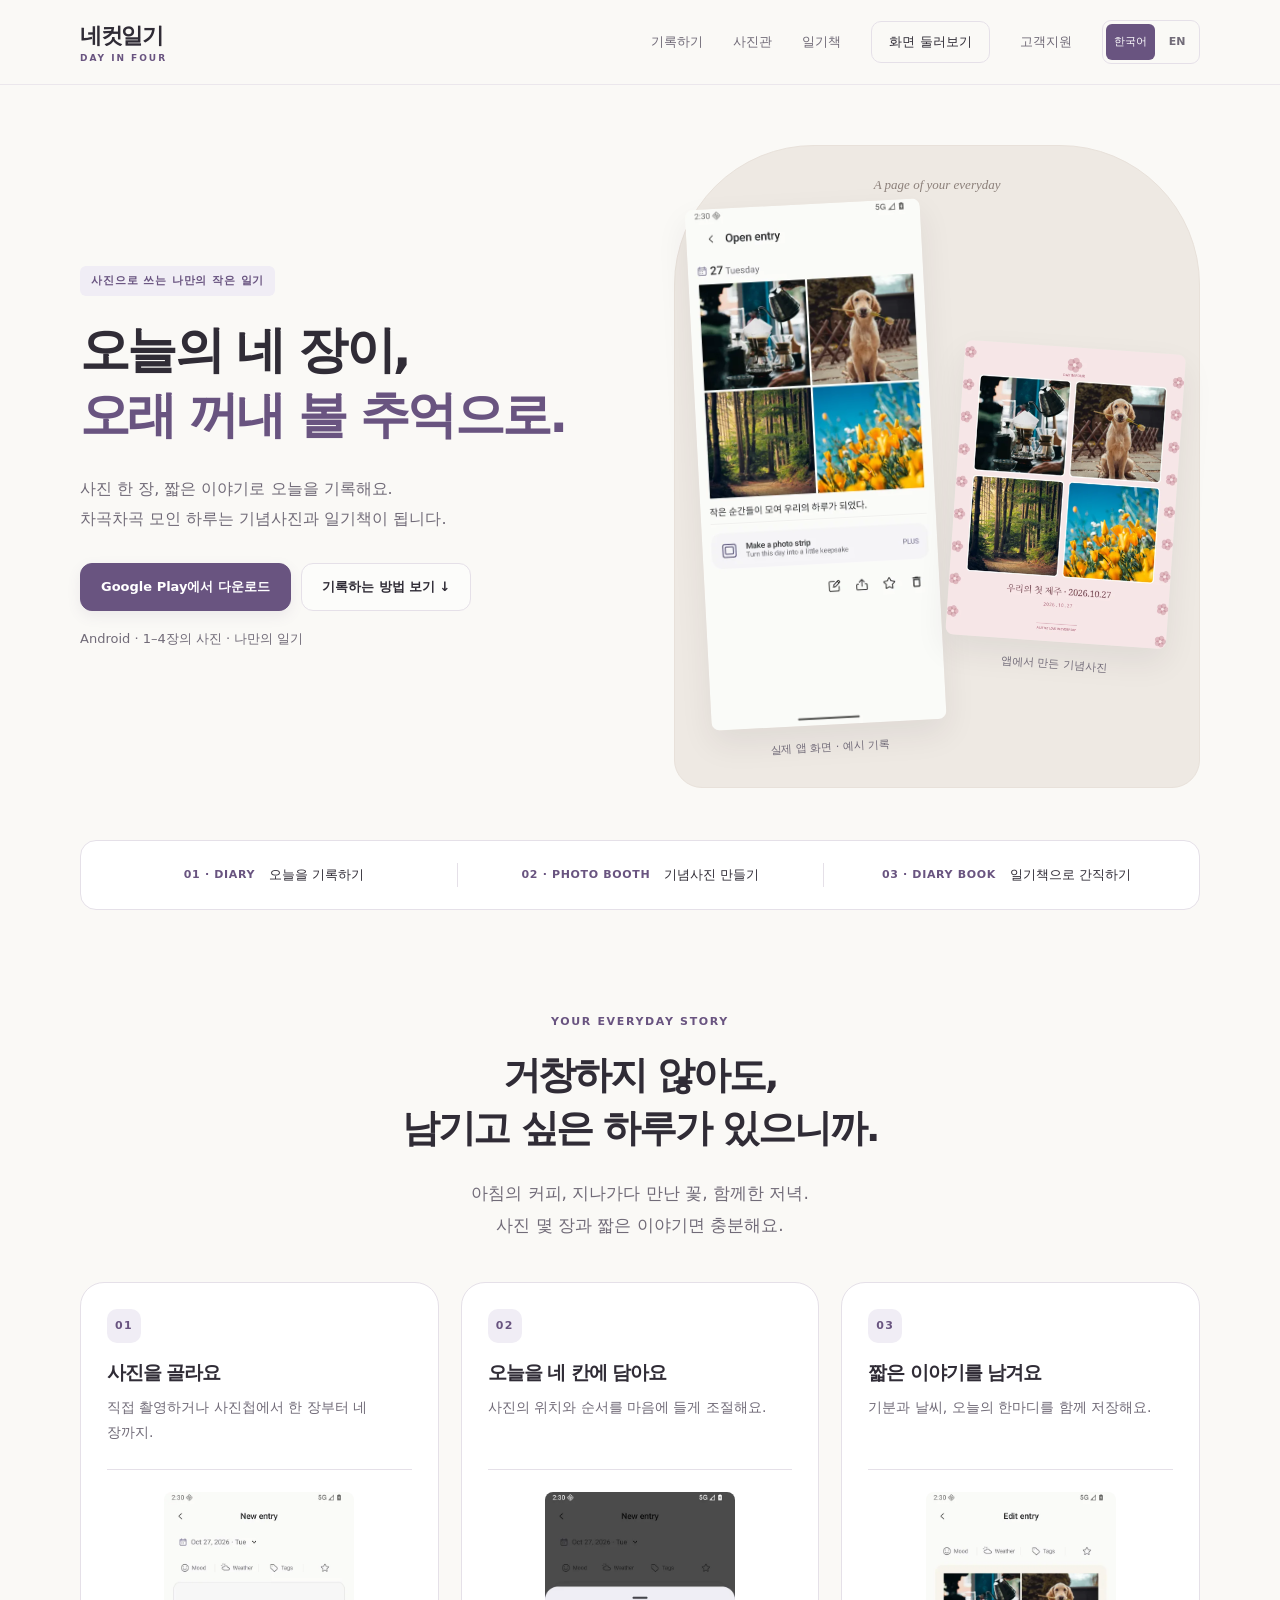
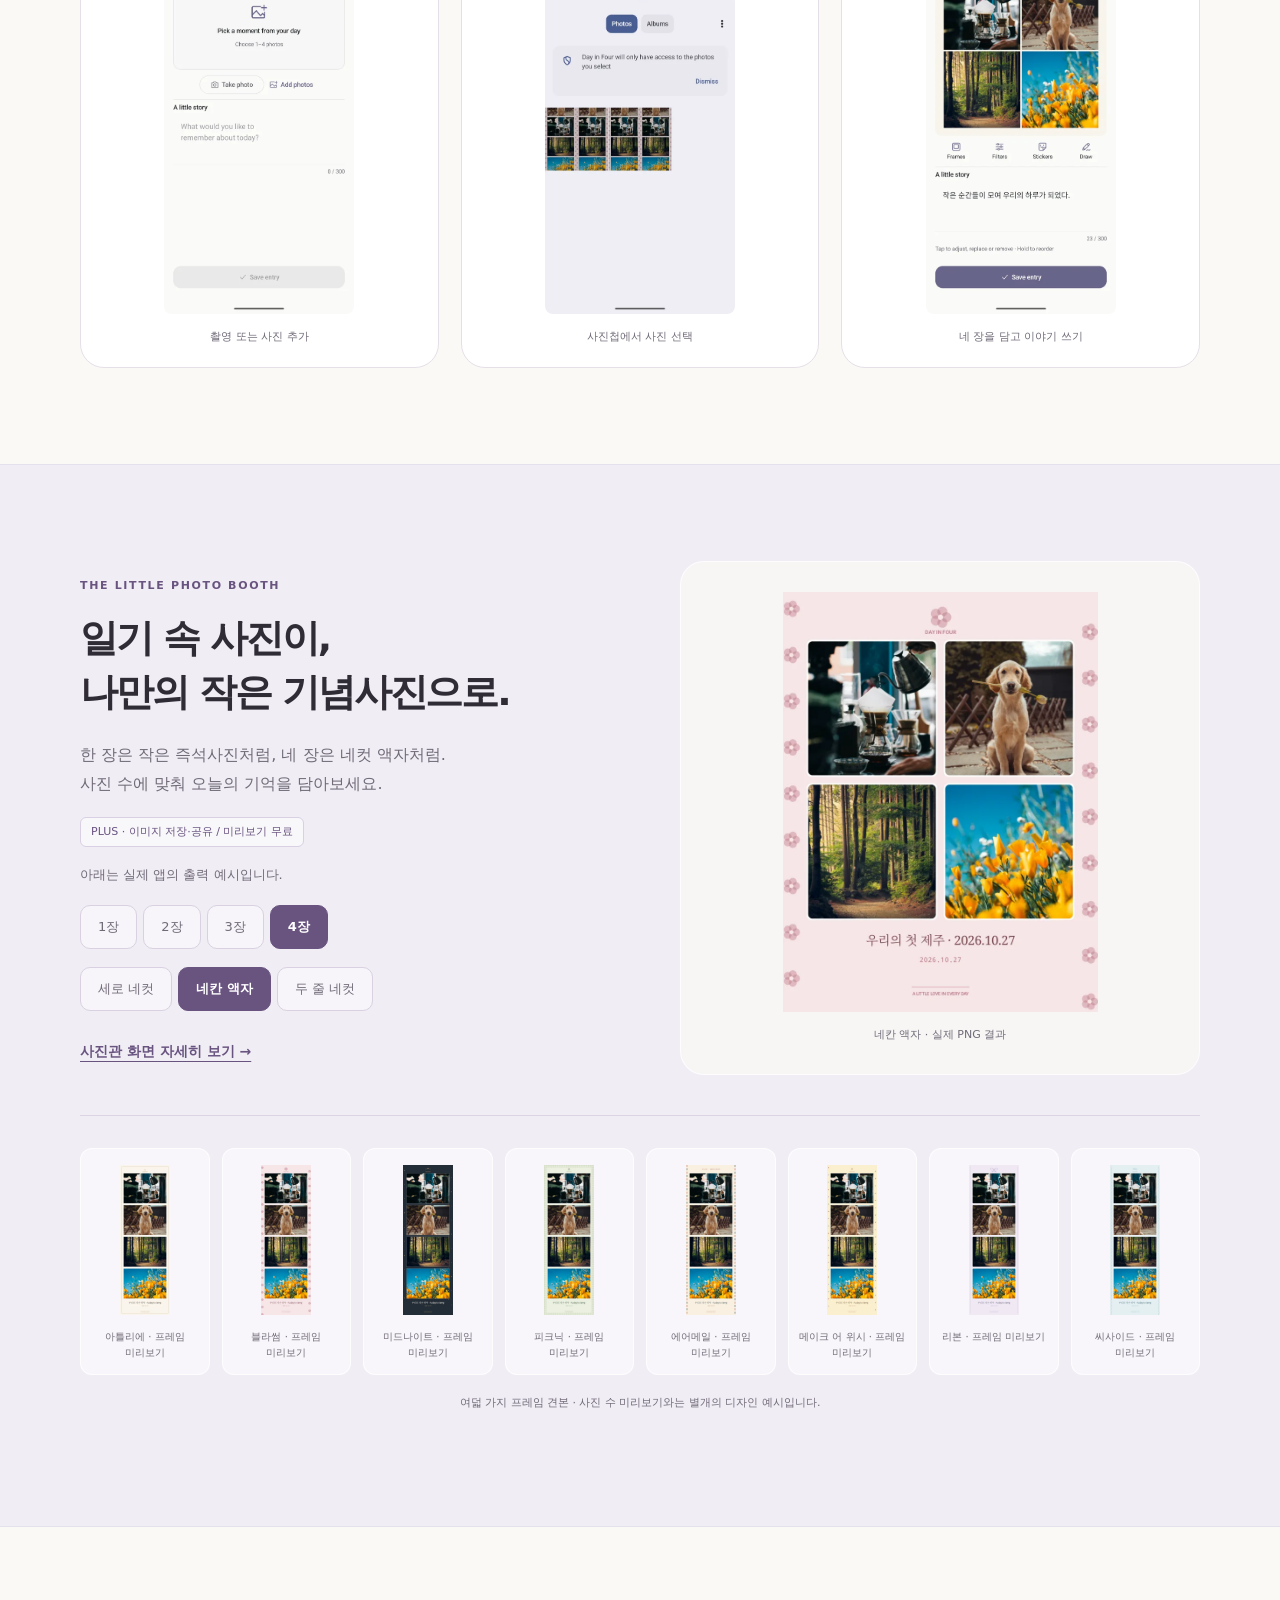
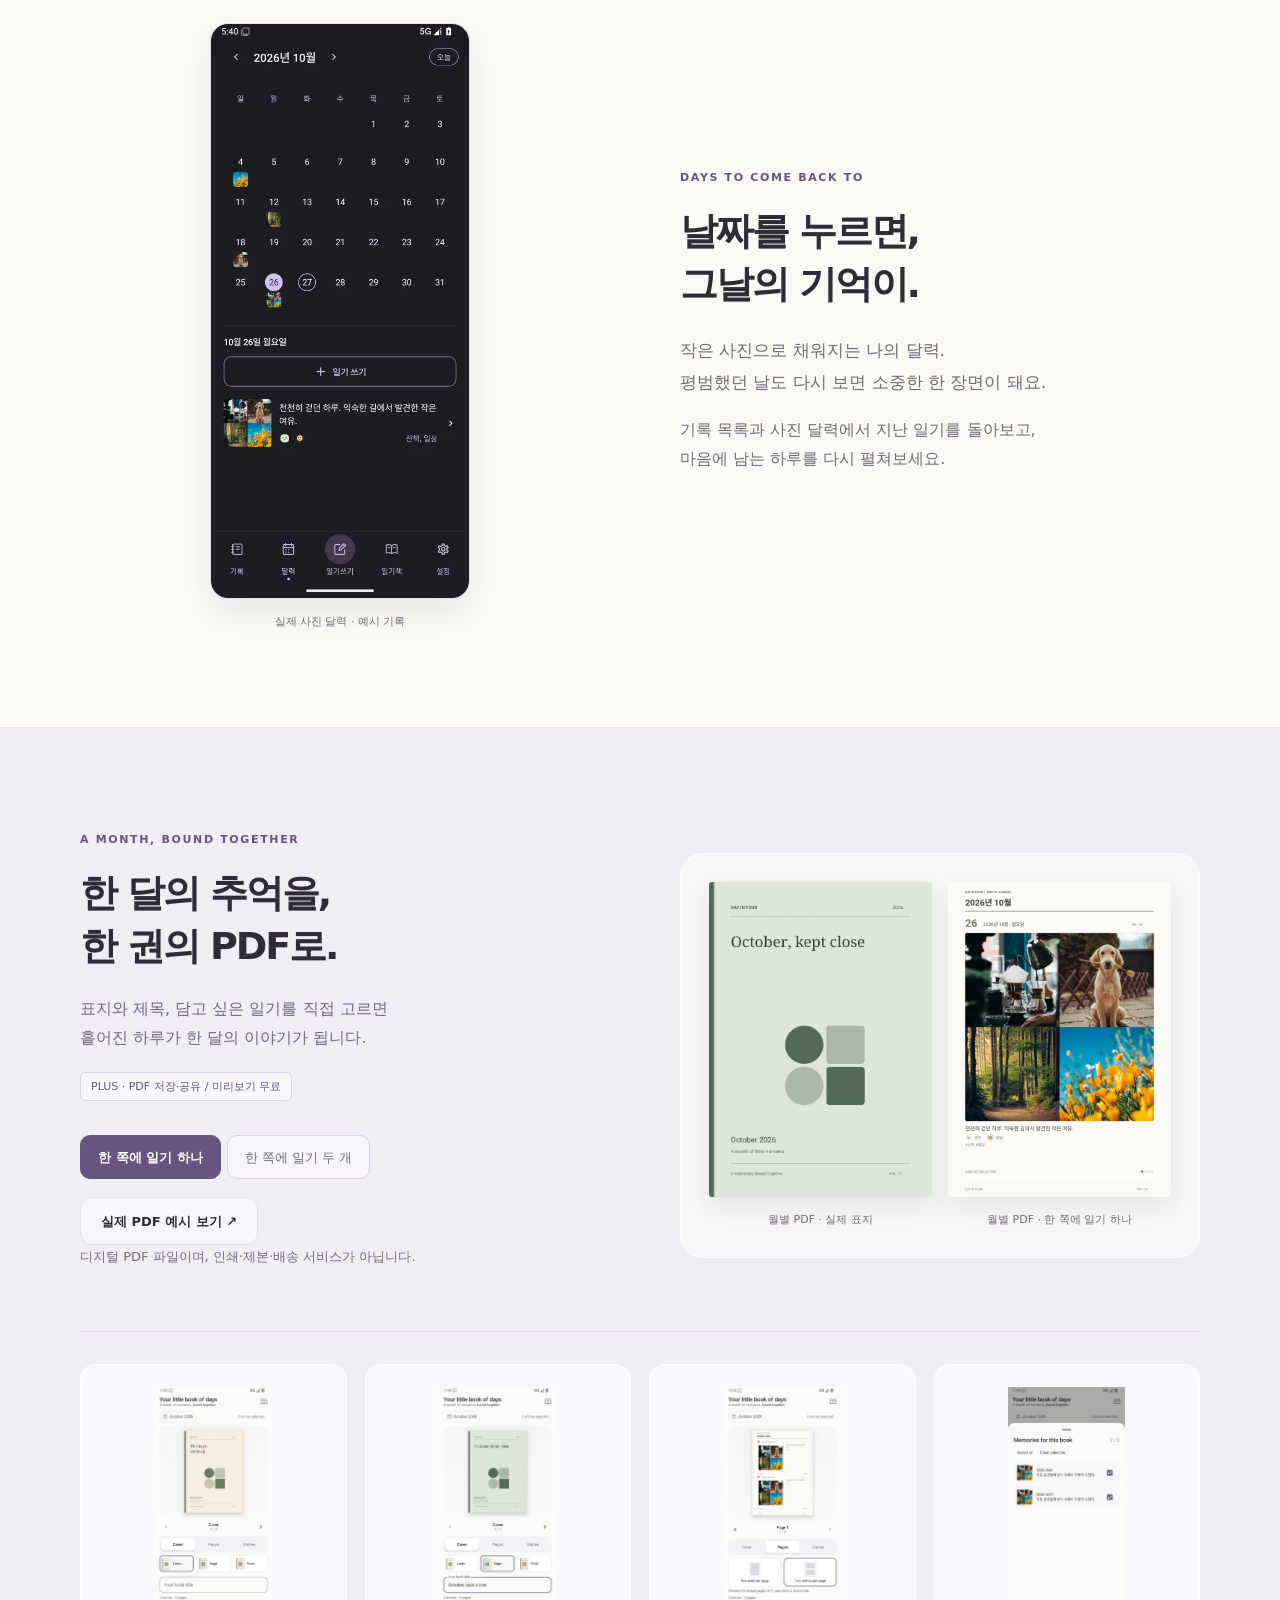
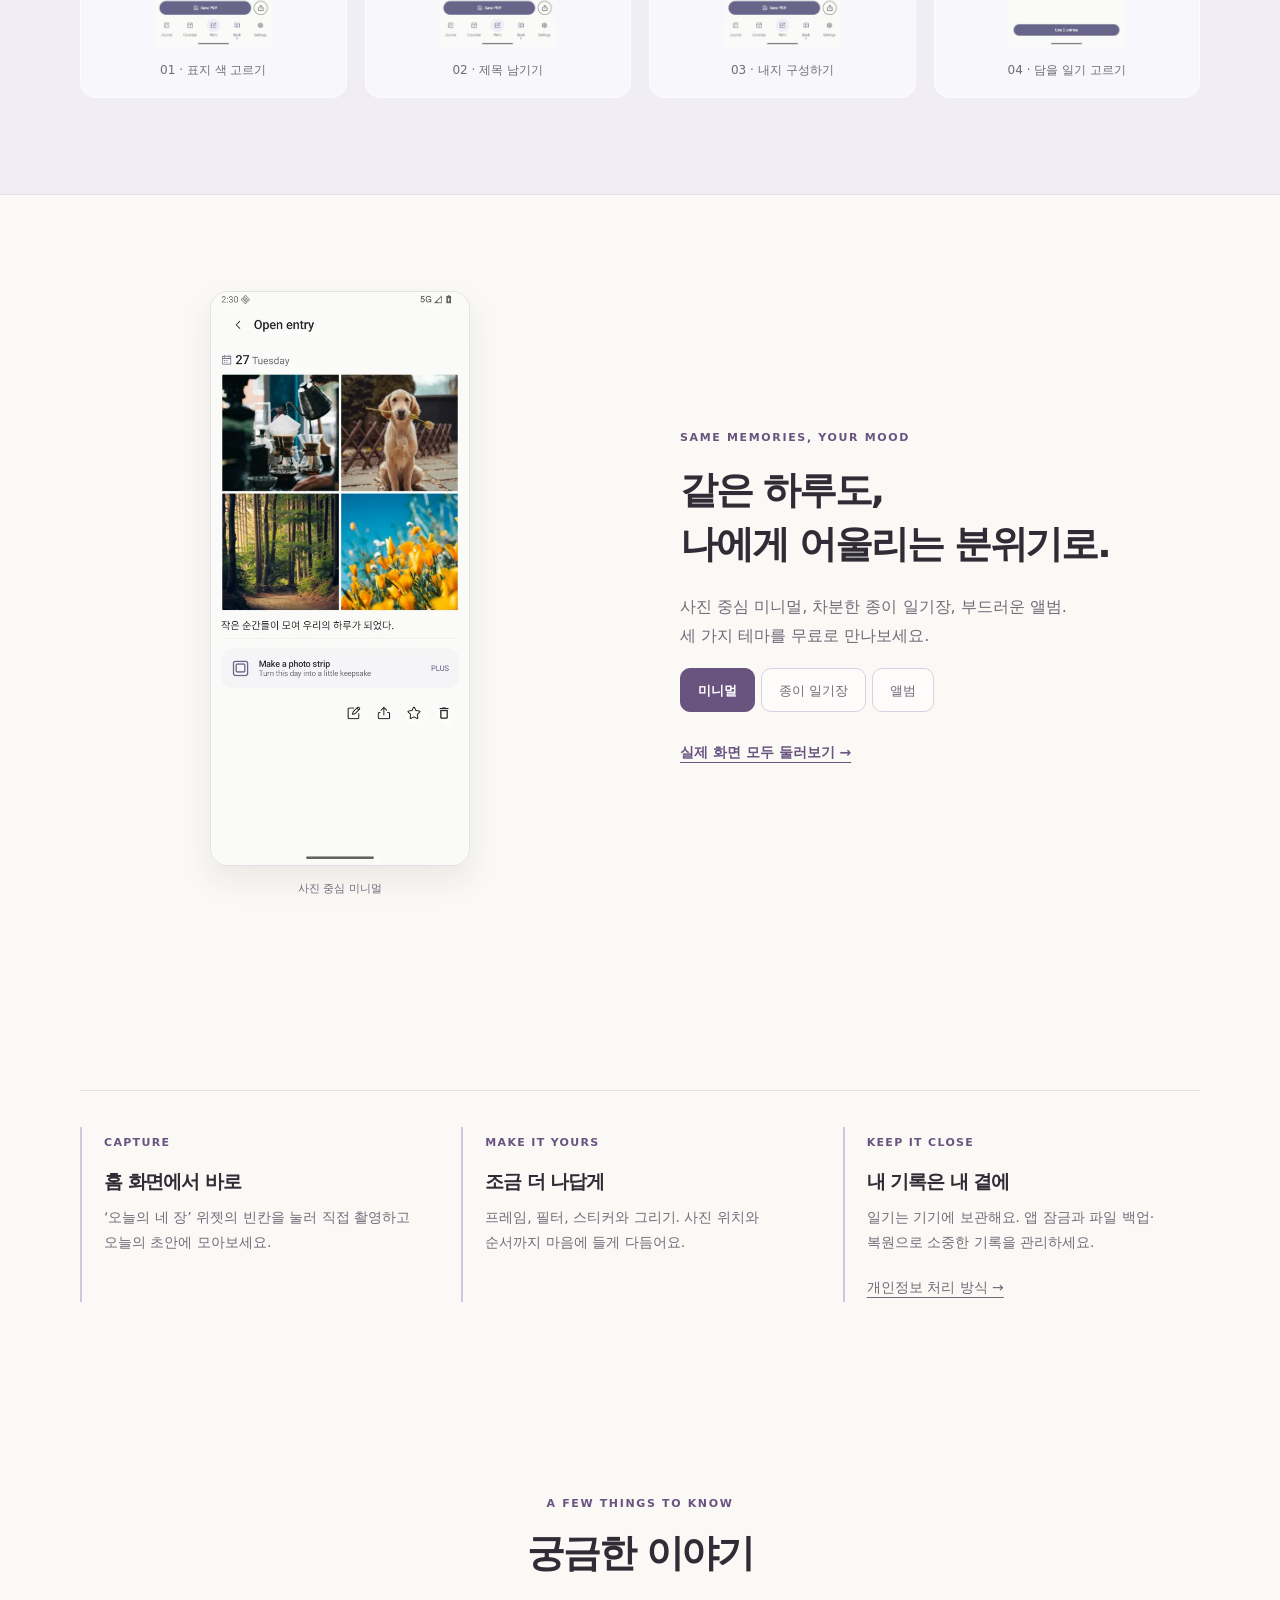
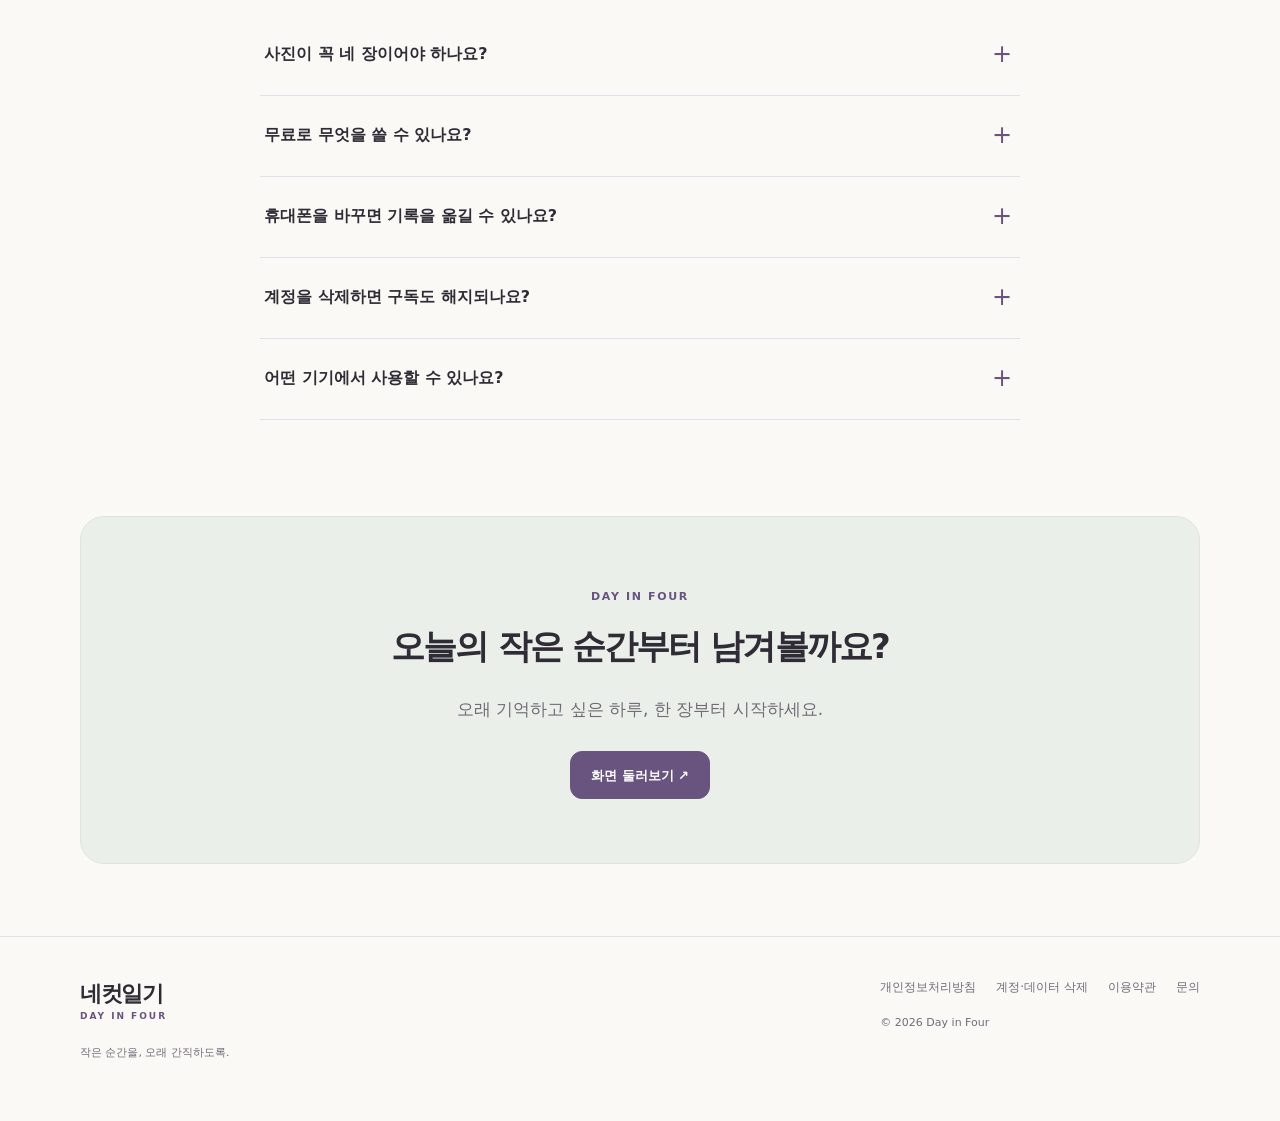
<file: index.html>
<!doctype html><html lang="ko"><head><meta charset="utf-8"><meta name="viewport" content="width=device-width, initial-scale=1"><meta name="description" content="한 장부터 시작하는 사진 일기. 사진관과 월별 PDF 일기책으로 오늘을 간직하세요."><meta name="theme-color" content="#faf8f4"><meta property="og:title" content="오늘의 작은 순간을 오래도록 · 네컷일기"><meta property="og:description" content="한 장부터 시작하는 사진 일기. 사진관과 월별 PDF 일기책으로 오늘을 간직하세요."><meta property="og:type" content="website"><title>오늘의 작은 순간을 오래도록 · 네컷일기 / Day in Four</title><link rel="stylesheet" href="styles.css"><link rel="alternate" hreflang="ko" href="index.html"><link rel="alternate" hreflang="en" href="index.en.html"><link rel="alternate" hreflang="x-default" href="index.en.html"></head><body><a class="skip" href="#main">본문 바로가기</a><header><div class="wrap"><a class="brand" href="index.html">네컷일기<small>DAY IN FOUR</small></a><button class="menu-toggle" aria-expanded="false" aria-controls="navigation">메뉴</button><nav id="navigation" aria-label="주 메뉴"><a href="index.html#story">기록하기</a><a href="index.html#booth">사진관</a><a href="index.html#book">일기책</a><a href="guide.html">화면 둘러보기</a><a href="support.html">고객지원</a><span class="language-switch" aria-label="Language"><a href="index.html" lang="ko" hreflang="ko" aria-current="true">한국어</a><a href="index.en.html" lang="en" hreflang="en">EN</a></span></nav></div></header><main id="main">
<div class="wrap"><section class="hero"><div><span class="eyebrow">사진으로 쓰는 나만의 작은 일기</span><h1>오늘의 네 장이,<br><em>오래 꺼내 볼 추억으로.</em></h1><p class="lead">사진 한 장, 짧은 이야기로 오늘을 기록해요.<br>차곡차곡 모인 하루는 기념사진과 일기책이 됩니다.</p><div class="actions"><a class="button primary" data-store href="https://play.google.com/store/apps/details?id=com.fourfold.journal">Google Play에서 다운로드</a><a class="button" href="#story">기록하는 방법 보기 ↓</a></div><p class="muted">Android · 1–4장의 사진 · 나만의 일기</p></div><div class="hero-art"><figure class=""><button class="zoom" data-full="assets/screens/diary-minimal.png" aria-label="사진 중심 미니멀 · 일기 상세 확대"><img src="assets/screens/diary-minimal.webp" alt="사진 중심 미니멀 · 일기 상세" width="1080" height="2400" loading="eager"></button><figcaption>실제 앱 화면 · 예시 기록</figcaption></figure><figure class=""><button class="zoom" data-full="assets/exports/keepsake-grid.png" aria-label="네칸 액자 · 실제 PNG 결과 확대"><img src="assets/exports/keepsake-grid.webp" alt="네칸 액자 · 실제 PNG 결과" width="1800" height="2400" loading="eager"></button><figcaption>앱에서 만든 기념사진</figcaption></figure></div></section><div class="ribbon" aria-label="주요 기능 바로가기"><a href="#story"><b>01 · DIARY</b><span>오늘을 기록하기</span></a><a href="#booth"><b>02 · PHOTO BOOTH</b><span>기념사진 만들기</span></a><a href="#book"><b>03 · DIARY BOOK</b><span>일기책으로 간직하기</span></a></div>
<section class="section" id="story"><div class="section-heading"><span class="eyebrow">YOUR EVERYDAY STORY</span><h2>거창하지 않아도,<br>남기고 싶은 하루가 있으니까.</h2><p class="lead">아침의 커피, 지나가다 만난 꽃, 함께한 저녁.<br>사진 몇 장과 짧은 이야기면 충분해요.</p></div><div class="steps"><article><span class="number">01</span><h3>사진을 골라요</h3><p>직접 촬영하거나 사진첩에서 한 장부터 네 장까지.</p><figure class=""><button class="zoom" data-full="assets/screens/writer-start.png" aria-label="촬영 또는 사진 추가 확대"><img src="assets/screens/writer-start.webp" alt="촬영 또는 사진 추가" width="1080" height="2400" loading="lazy"></button><figcaption>촬영 또는 사진 추가</figcaption></figure></article><article><span class="number">02</span><h3>오늘을 네 칸에 담아요</h3><p>사진의 위치와 순서를 마음에 들게 조절해요.</p><figure class=""><button class="zoom" data-full="assets/screens/writer-library.png" aria-label="사진첩에서 사진 선택 확대"><img src="assets/screens/writer-library.webp" alt="사진첩에서 사진 선택" width="1080" height="2400" loading="lazy"></button><figcaption>사진첩에서 사진 선택</figcaption></figure></article><article><span class="number">03</span><h3>짧은 이야기를 남겨요</h3><p>기분과 날씨, 오늘의 한마디를 함께 저장해요.</p><figure class=""><button class="zoom" data-full="assets/screens/writer-four-photos.png" aria-label="네 장을 담고 이야기 쓰기 확대"><img src="assets/screens/writer-four-photos.webp" alt="네 장을 담고 이야기 쓰기" width="1080" height="2400" loading="lazy"></button><figcaption>네 장을 담고 이야기 쓰기</figcaption></figure></article></div></section></div>
<section class="section tint" id="booth"><div class="wrap"><div class="split"><div><span class="eyebrow">THE LITTLE PHOTO BOOTH</span><h2>일기 속 사진이,<br>나만의 작은 기념사진으로.</h2><p>한 장은 작은 즉석사진처럼, 네 장은 네컷 액자처럼.<br>사진 수에 맞춰 오늘의 기억을 담아보세요.</p><span class="badge">PLUS · 이미지 저장·공유 / 미리보기 무료</span><p class="muted">아래는 실제 앱의 출력 예시입니다.</p><div class="choices" aria-label="사진 수 선택" data-choice="count"><button aria-pressed="false" data-value="1">1장</button><button aria-pressed="false" data-value="2">2장</button><button aria-pressed="false" data-value="3">3장</button><button aria-pressed="true" data-value="4">4장</button></div><div class="choices" id="layout-choices" aria-label="네 장 배치 선택" data-choice="layout"><button aria-pressed="false" data-value="4">세로 네컷</button><button aria-pressed="true" data-value="grid">네칸 액자</button><button aria-pressed="false" data-value="twin">두 줄 네컷</button></div><a href="guide.html?group=booth">사진관 화면 자세히 보기 →</a></div><div class="showcase" id="booth-preview"><figure class=""><button class="zoom" data-full="assets/exports/keepsake-grid.png" aria-label="네칸 액자 · 실제 PNG 결과 확대"><img src="assets/exports/keepsake-grid.webp" alt="네칸 액자 · 실제 PNG 결과" width="1800" height="2400" loading="lazy"></button><figcaption>네칸 액자 · 실제 PNG 결과</figcaption></figure></div></div><div class="frame-strip"><figure class=""><button class="zoom" data-full="assets/frames/frame-atelier.png" aria-label="아틀리에 · 프레임 미리보기 확대"><img src="assets/frames/frame-atelier.webp" alt="아틀리에 · 프레임 미리보기" width="300" height="900" loading="lazy"></button><figcaption>아틀리에 · 프레임 미리보기</figcaption></figure><figure class=""><button class="zoom" data-full="assets/frames/frame-bloom.png" aria-label="블라썸 · 프레임 미리보기 확대"><img src="assets/frames/frame-bloom.webp" alt="블라썸 · 프레임 미리보기" width="300" height="900" loading="lazy"></button><figcaption>블라썸 · 프레임 미리보기</figcaption></figure><figure class=""><button class="zoom" data-full="assets/frames/frame-midnight.png" aria-label="미드나이트 · 프레임 미리보기 확대"><img src="assets/frames/frame-midnight.webp" alt="미드나이트 · 프레임 미리보기" width="300" height="900" loading="lazy"></button><figcaption>미드나이트 · 프레임 미리보기</figcaption></figure><figure class=""><button class="zoom" data-full="assets/frames/frame-picnic.png" aria-label="피크닉 · 프레임 미리보기 확대"><img src="assets/frames/frame-picnic.webp" alt="피크닉 · 프레임 미리보기" width="300" height="900" loading="lazy"></button><figcaption>피크닉 · 프레임 미리보기</figcaption></figure><figure class=""><button class="zoom" data-full="assets/frames/frame-postcard.png" aria-label="에어메일 · 프레임 미리보기 확대"><img src="assets/frames/frame-postcard.webp" alt="에어메일 · 프레임 미리보기" width="300" height="900" loading="lazy"></button><figcaption>에어메일 · 프레임 미리보기</figcaption></figure><figure class=""><button class="zoom" data-full="assets/frames/frame-birthday.png" aria-label="메이크 어 위시 · 프레임 미리보기 확대"><img src="assets/frames/frame-birthday.webp" alt="메이크 어 위시 · 프레임 미리보기" width="300" height="900" loading="lazy"></button><figcaption>메이크 어 위시 · 프레임 미리보기</figcaption></figure><figure class=""><button class="zoom" data-full="assets/frames/frame-ribbon.png" aria-label="리본 · 프레임 미리보기 확대"><img src="assets/frames/frame-ribbon.webp" alt="리본 · 프레임 미리보기" width="300" height="900" loading="lazy"></button><figcaption>리본 · 프레임 미리보기</figcaption></figure><figure class=""><button class="zoom" data-full="assets/frames/frame-sea.png" aria-label="씨사이드 · 프레임 미리보기 확대"><img src="assets/frames/frame-sea.webp" alt="씨사이드 · 프레임 미리보기" width="300" height="900" loading="lazy"></button><figcaption>씨사이드 · 프레임 미리보기</figcaption></figure></div><p class="muted">여덟 가지 프레임 견본 · 사진 수 미리보기와는 별개의 디자인 예시입니다.</p></div></section>
<section class="section wrap"><div class="split"><figure class="phone"><button class="zoom" data-full="assets/screens/calendar-minimal.png" aria-label="사진 중심 미니멀 · 사진 달력 확대"><img src="assets/screens/calendar-minimal.webp" alt="사진 중심 미니멀 · 사진 달력" width="1080" height="2400" loading="lazy"></button><figcaption>실제 사진 달력 · 예시 기록</figcaption></figure><div><span class="eyebrow">DAYS TO COME BACK TO</span><h2>날짜를 누르면,<br>그날의 기억이.</h2><p class="lead">작은 사진으로 채워지는 나의 달력.<br>평범했던 날도 다시 보면 소중한 한 장면이 돼요.</p><p>기록 목록과 사진 달력에서 지난 일기를 돌아보고,<br>마음에 남는 하루를 다시 펼쳐보세요.</p></div></div></section>
<section class="section tint" id="book"><div class="wrap"><div class="split"><div><span class="eyebrow">A MONTH, BOUND TOGETHER</span><h2>한 달의 추억을,<br>한 권의 PDF로.</h2><p>표지와 제목, 담고 싶은 일기를 직접 고르면<br>흩어진 하루가 한 달의 이야기가 됩니다.</p><span class="badge">PLUS · PDF 저장·공유 / 미리보기 무료</span><div class="choices" data-choice="book" aria-label="일기책 내지 선택"><button aria-pressed="true" data-value="one">한 쪽에 일기 하나</button><button aria-pressed="false" data-value="two">한 쪽에 일기 두 개</button></div><a class="button" href="assets/sample-diary-book.pdf" target="_blank" rel="noopener">실제 PDF 예시 보기 ↗</a><p class="muted">디지털 PDF 파일이며, 인쇄·제본·배송 서비스가 아닙니다.</p></div><div class="book-preview"><figure class=""><button class="zoom" data-full="assets/exports/book-cover.png" aria-label="월별 PDF · 실제 표지 확대"><img src="assets/exports/book-cover.webp" alt="월별 PDF · 실제 표지" width="595" height="842" loading="lazy"></button><figcaption>월별 PDF · 실제 표지</figcaption></figure><div id="book-preview"><figure class=""><button class="zoom" data-full="assets/exports/book-page-one.png" aria-label="월별 PDF · 한 쪽에 일기 하나 확대"><img src="assets/exports/book-page-one.webp" alt="월별 PDF · 한 쪽에 일기 하나" width="893" height="1263" loading="lazy"></button><figcaption>월별 PDF · 한 쪽에 일기 하나</figcaption></figure></div></div></div><div class="mini-steps"><figure class=""><button class="zoom" data-full="assets/screens/book-cover-editor.png" aria-label="일기책 · 표지 선택 확대"><img src="assets/screens/book-cover-editor.webp" alt="일기책 · 표지 선택" width="1080" height="2400" loading="lazy"></button><figcaption>01 · 표지 색 고르기</figcaption></figure><figure class=""><button class="zoom" data-full="assets/screens/book-title-editor.png" aria-label="일기책 · 제목 정하기 확대"><img src="assets/screens/book-title-editor.webp" alt="일기책 · 제목 정하기" width="1080" height="2400" loading="lazy"></button><figcaption>02 · 제목 남기기</figcaption></figure><figure class=""><button class="zoom" data-full="assets/screens/book-pages-editor.png" aria-label="일기책 · 내지 구성 확대"><img src="assets/screens/book-pages-editor.webp" alt="일기책 · 내지 구성" width="1080" height="2400" loading="lazy"></button><figcaption>03 · 내지 구성하기</figcaption></figure><figure class=""><button class="zoom" data-full="assets/screens/book-entries-editor.png" aria-label="일기책 · 수록할 일기 선택 확대"><img src="assets/screens/book-entries-editor.webp" alt="일기책 · 수록할 일기 선택" width="1080" height="2400" loading="lazy"></button><figcaption>04 · 담을 일기 고르기</figcaption></figure></div></div></section>
<section class="section wrap"><div class="split"><div id="theme-preview"><figure class="phone"><button class="zoom" data-full="assets/screens/diary-minimal.png" aria-label="사진 중심 미니멀 · 일기 상세 확대"><img src="assets/screens/diary-minimal.webp" alt="사진 중심 미니멀 · 일기 상세" width="1080" height="2400" loading="lazy"></button><figcaption>사진 중심 미니멀</figcaption></figure></div><div><span class="eyebrow">SAME MEMORIES, YOUR MOOD</span><h2>같은 하루도,<br>나에게 어울리는 분위기로.</h2><p>사진 중심 미니멀, 차분한 종이 일기장, 부드러운 앨범.<br>세 가지 테마를 무료로 만나보세요.</p><div class="choices" data-choice="theme" aria-label="앱 테마 선택"><button aria-pressed="true" data-value="minimal">미니멀</button><button aria-pressed="false" data-value="paper">종이 일기장</button><button aria-pressed="false" data-value="album">앨범</button></div><a href="guide.html">실제 화면 모두 둘러보기 →</a></div></div></section>
<section class="wrap section"><div class="features"><article><span class="number">CAPTURE</span><h3>홈 화면에서 바로</h3><p>‘오늘의 네 장’ 위젯의 빈칸을 눌러 직접 촬영하고 오늘의 초안에 모아보세요.</p></article><article><span class="number">MAKE IT YOURS</span><h3>조금 더 나답게</h3><p>프레임, 필터, 스티커와 그리기. 사진 위치와 순서까지 마음에 들게 다듬어요.</p></article><article><span class="number">KEEP IT CLOSE</span><h3>내 기록은 내 곁에</h3><p>일기는 기기에 보관해요. 앱 잠금과 파일 백업·복원으로 소중한 기록을 관리하세요.</p><a href="privacy.html">개인정보 처리 방식 →</a></article></div></section>
<section class="section wrap" id="faq"><div class="faq"><span class="eyebrow">A FEW THINGS TO KNOW</span><h2>궁금한 이야기</h2><details><summary>사진이 꼭 네 장이어야 하나요?</summary><p>아니요. 일기와 사진관 모두 1~4장의 사진으로 시작할 수 있어요.</p></details><details><summary>무료로 무엇을 쓸 수 있나요?</summary><p>일기, 달력, 테마, 위젯, 기본 사진 편집, 앱 잠금, 수동 파일 백업·복원을 사용할 수 있어요. 무료 버전에는 기록 화면 배너와 일기 저장 완료 후 제한된 전면광고가 표시됩니다. Plus 구독 기간에는 두 광고가 모두 제거되며, 사진관 이미지와 월별 PDF 저장·공유도 이용할 수 있어요. 가격과 제공 여부는 출시된 앱의 구매 화면에서 확인하세요.</p></details><details><summary>휴대폰을 바꾸면 기록을 옮길 수 있나요?</summary><p>파일 백업 후 새 기기에서 복원할 수 있어요. 앱을 삭제하기 전, 백업 파일을 앱 바깥의 안전한 위치에 보관해 주세요.</p></details><details><summary>계정을 삭제하면 구독도 해지되나요?</summary><p>계정 삭제와 Google Play 구독 해지는 별개입니다. <a href="delete-account.html">계정·데이터 삭제 안내</a>에서 삭제 범위와 구독 관리 방법을 확인하세요.</p></details><details><summary>어떤 기기에서 사용할 수 있나요?</summary><p>Android 앱입니다. Google Play에서 다운로드하고 기기 호환성 안내를 확인해 주세요.</p></details></div></section><section class="wrap"><div class="closing"><span class="eyebrow">DAY IN FOUR</span><h2>오늘의 작은 순간부터 남겨볼까요?</h2><p class="lead">오래 기억하고 싶은 하루, 한 장부터 시작하세요.</p><a class="button" href="guide.html">화면 둘러보기 ↗</a></div></section></main><footer class="footer"><div class="wrap"><div><a class="brand" href="index.html">네컷일기<small>DAY IN FOUR</small></a><p class="muted">작은 순간을, 오래 간직하도록.</p></div><div><div class="footer-links"><a href="privacy.html">개인정보처리방침</a><a href="delete-account.html">계정·데이터 삭제</a><a href="terms.html">이용약관</a><a href="support.html">문의</a></div><p class="muted">© <span data-year>2026</span> <span data-developer>Day in Four</span></p></div></div></footer><dialog id="lightbox" aria-labelledby="lightbox-title"><div class="dialog-bar"><span id="lightbox-title">이미지 크게 보기</span><button aria-label="확대 이미지 닫기" id="close-lightbox">×</button></div><img class="zoomed" alt=""><p>실제 앱 화면 또는 출력 결과 · 예시 기록</p></dialog><script src="site-config.js"></script><script src="assets-data.js"></script><script src="app.js"></script></body></html>
</file>
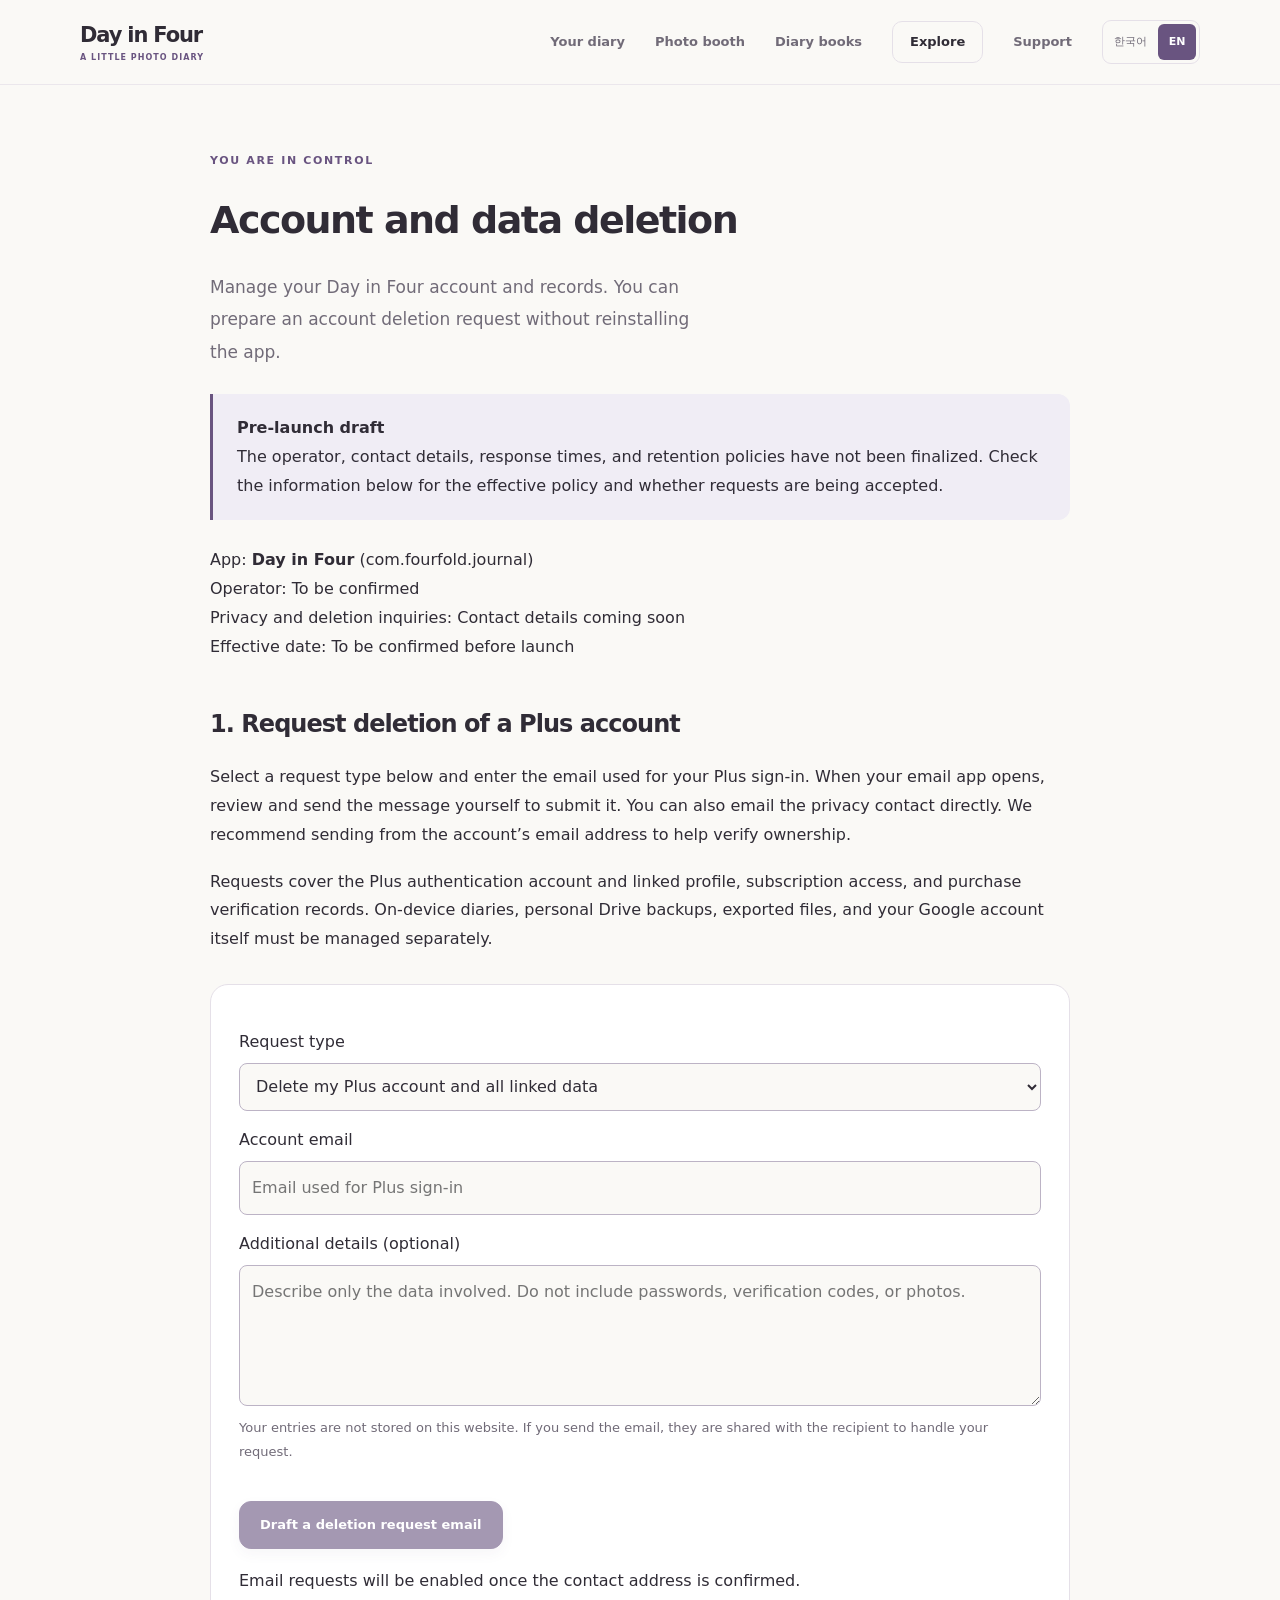
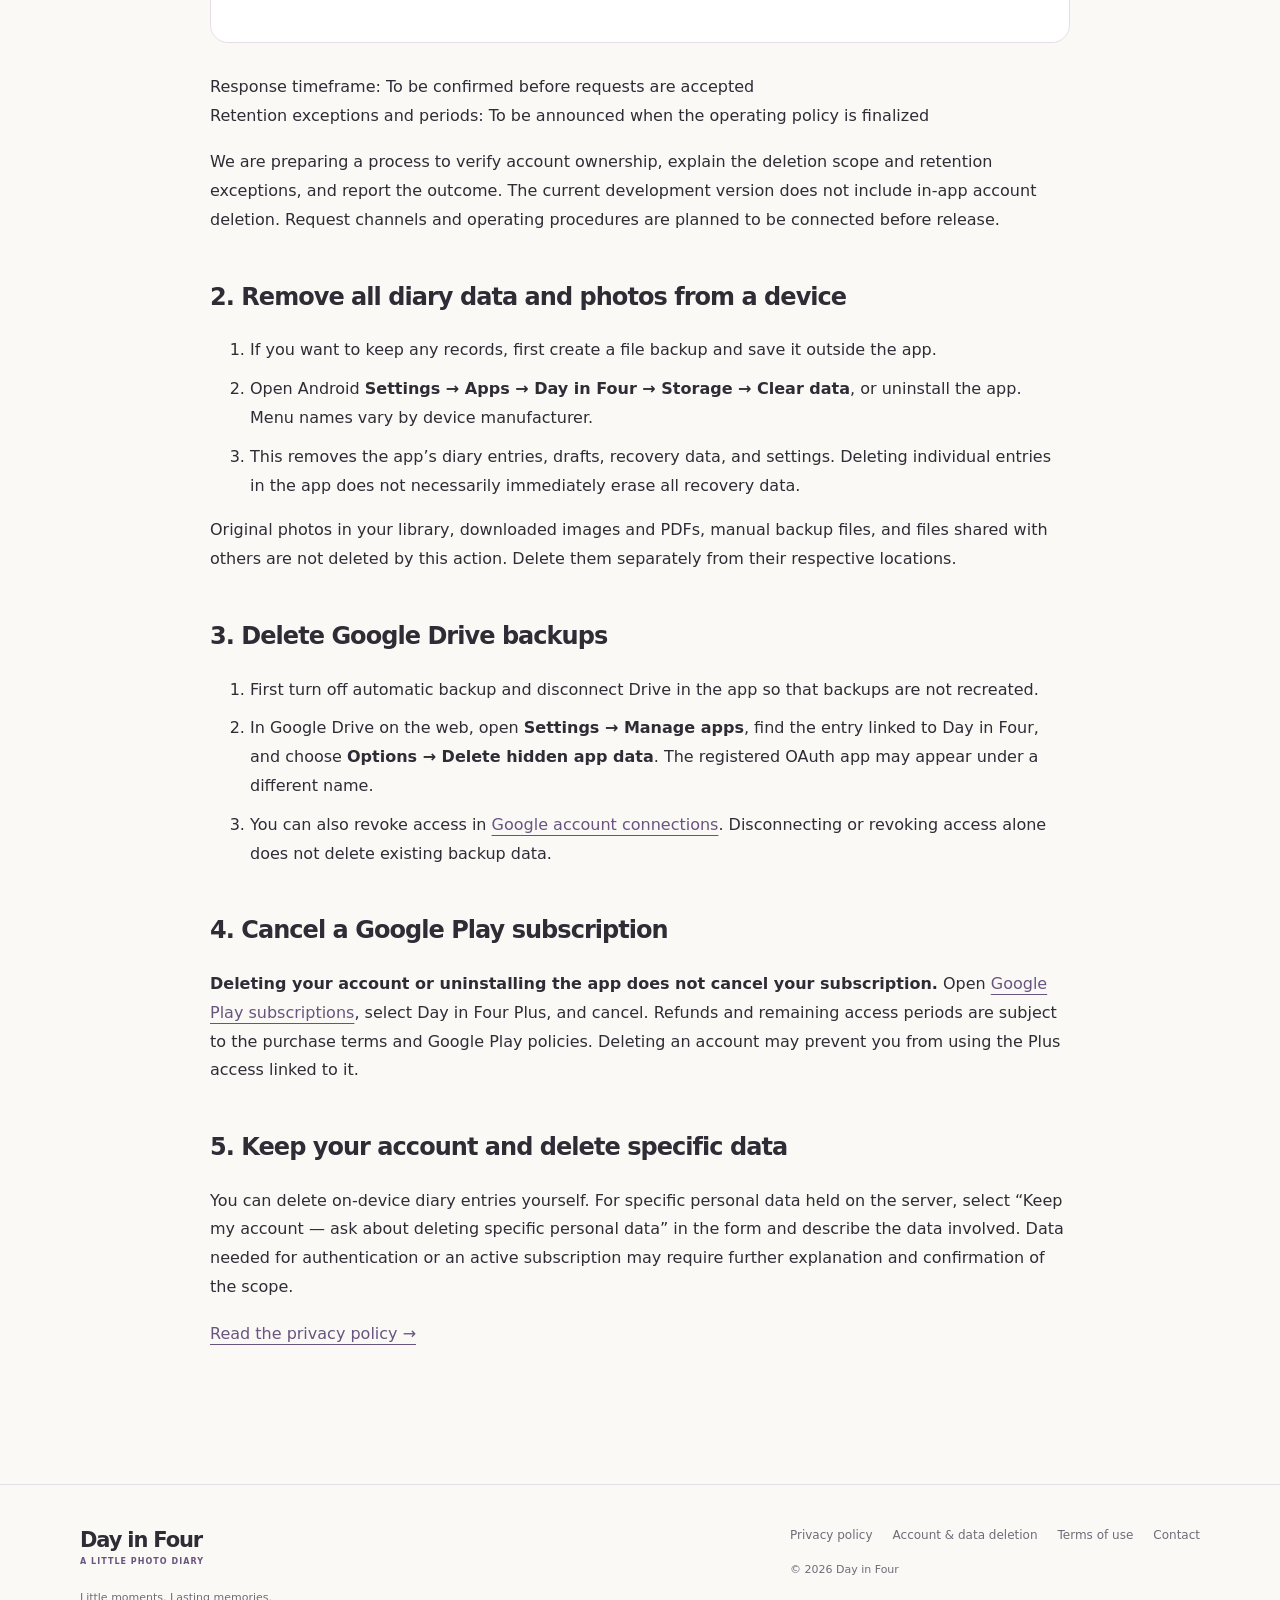
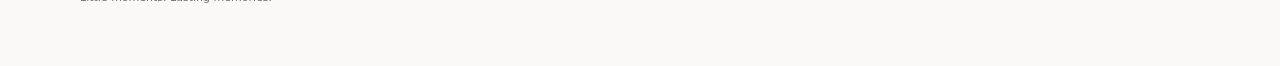
<file: delete-account.en.html>
<!doctype html>
<html lang="en"><head><meta charset="utf-8"><meta name="viewport" content="width=device-width, initial-scale=1">
<meta name="description" content="Request Plus account deletion, remove on-device records and Google Drive backups, and manage your subscription."><meta name="theme-color" content="#faf9f6">
<meta property="og:title" content="Account and data deletion · Day in Four"><meta property="og:description" content="Request Plus account deletion, remove on-device records and Google Drive backups, and manage your subscription."><meta property="og:type" content="website"><meta property="og:locale" content="en_US"><meta property="og:locale:alternate" content="ko_KR">
<title>Account and data deletion · Day in Four</title><link rel="stylesheet" href="styles.css"><link rel="alternate" hreflang="ko" href="delete-account.html"><link rel="alternate" hreflang="en" href="delete-account.en.html"><link rel="alternate" hreflang="x-default" href="delete-account.en.html"></head>
<body><a class="skip" href="#main">Skip to content</a><header><div class="wrap"><a class="brand" href="index.en.html">Day in Four<small>A LITTLE PHOTO DIARY</small></a><button class="menu-toggle" aria-expanded="false" aria-controls="navigation">Menu</button><nav id="navigation" aria-label="Main navigation"><a href="index.en.html#story">Your diary</a><a href="index.en.html#booth">Photo booth</a><a href="index.en.html#book">Diary books</a><a href="guide.en.html">Explore</a><a href="support.en.html">Support</a><span class="language-switch" aria-label="Language"><a href="delete-account.html" lang="ko" hreflang="ko">한국어</a><a href="delete-account.en.html" lang="en" hreflang="en" aria-current="true">EN</a></span></nav></div></header>
<main id="main"><article class="wrap legal"><span class="eyebrow">YOU ARE IN CONTROL</span>
<h1>Account and data deletion</h1><p class="lead">Manage your Day in Four account and records. You can prepare an account deletion request without reinstalling the app.</p><div class="notice" data-policy-notice><strong>Pre-launch draft</strong><br>
The operator, contact details, response times, and retention policies have not been finalized.
Check the information below for the effective policy and whether requests are being accepted.</div><p>App: <strong>Day in Four</strong> (com.fourfold.journal)<br>
Operator: <span data-config="developerName">To be confirmed</span><br>
Privacy and deletion inquiries: <span data-contact>Contact details coming soon</span><br>
Effective date: <span data-config="policyEffectiveDate">To be confirmed before launch</span></p>
<h2>1. Request deletion of a Plus account</h2><p>Select a request type below and enter the email used for your Plus sign-in. When your email app opens, review and send the message yourself to submit it. You can also email the privacy contact directly. We recommend sending from the account’s email address to help verify ownership.</p>
<p>Requests cover the Plus authentication account and linked profile, subscription access, and purchase verification records. On-device diaries, personal Drive backups, exported files, and your Google account itself must be managed separately.</p>
<form id="deletion-form"><label for="request-type">Request type</label><select id="request-type"><option>Delete my Plus account and all linked data</option><option>Keep my account — ask about deleting specific personal data</option><option>Help with deleting backups or on-device data</option></select>
<label for="account-email">Account email</label><input id="account-email" type="email" autocomplete="email" required maxlength="254" placeholder="Email used for Plus sign-in">
<label for="request-note">Additional details (optional)</label><textarea id="request-note" rows="4" maxlength="1500" placeholder="Describe only the data involved. Do not include passwords, verification codes, or photos."></textarea>
<p class="muted">Your entries are not stored on this website. If you send the email, they are shared with the recipient to handle your request.</p><button class="button primary" id="send-request" type="submit" disabled>Draft a deletion request email</button><p id="request-status" role="status">Email requests will be enabled once the contact address is confirmed.</p></form>
<noscript><p>Drafting an email requires JavaScript. You can email the privacy contact above directly with your request type and account email.</p></noscript>
<p>Response timeframe: <span data-config="deletionTimeframe">To be confirmed before requests are accepted</span><br>Retention exceptions and periods: <span data-config="retentionPolicy">To be announced when the operating policy is finalized</span></p>
<p>We are preparing a process to verify account ownership, explain the deletion scope and retention exceptions, and report the outcome. The current development version does not include in-app account deletion. Request channels and operating procedures are planned to be connected before release.</p>
<h2>2. Remove all diary data and photos from a device</h2><ol><li>If you want to keep any records, first create a file backup and save it outside the app.</li><li>Open Android <strong>Settings → Apps → Day in Four → Storage → Clear data</strong>, or uninstall the app. Menu names vary by device manufacturer.</li><li>This removes the app’s diary entries, drafts, recovery data, and settings. Deleting individual entries in the app does not necessarily immediately erase all recovery data.</li></ol>
<p>Original photos in your library, downloaded images and PDFs, manual backup files, and files shared with others are not deleted by this action. Delete them separately from their respective locations.</p>
<h2>3. Delete Google Drive backups</h2><ol><li>First turn off automatic backup and disconnect Drive in the app so that backups are not recreated.</li><li>In Google Drive on the web, open <strong>Settings → Manage apps</strong>, find the entry linked to Day in Four, and choose <strong>Options → Delete hidden app data</strong>. The registered OAuth app may appear under a different name.</li><li>You can also revoke access in <a href="https://myaccount.google.com/connections">Google account connections</a>. Disconnecting or revoking access alone does not delete existing backup data.</li></ol>
<h2>4. Cancel a Google Play subscription</h2><p><strong>Deleting your account or uninstalling the app does not cancel your subscription.</strong> Open <a href="https://play.google.com/store/account/subscriptions">Google Play subscriptions</a>, select Day in Four Plus, and cancel. Refunds and remaining access periods are subject to the purchase terms and Google Play policies. Deleting an account may prevent you from using the Plus access linked to it.</p>
<h2>5. Keep your account and delete specific data</h2><p>You can delete on-device diary entries yourself. For specific personal data held on the server, select “Keep my account — ask about deleting specific personal data” in the form and describe the data involved. Data needed for authentication or an active subscription may require further explanation and confirmation of the scope.</p>
<p><a href="privacy.en.html">Read the privacy policy →</a></p></article></main>
<footer class="footer"><div class="wrap"><div><a class="brand" href="index.en.html">Day in Four<small>A LITTLE PHOTO DIARY</small></a><p class="muted">Little moments. Lasting memories.</p></div><div><div class="footer-links"><a href="privacy.en.html">Privacy policy</a><a href="delete-account.en.html">Account &amp; data deletion</a><a href="terms.en.html">Terms of use</a><a href="support.en.html">Contact</a></div><p class="muted">© <span data-year>2026</span> <span data-developer>Day in Four</span></p></div></div></footer>
<dialog id="lightbox" aria-labelledby="lightbox-title"><div class="dialog-bar"><span id="lightbox-title">View full-size image</span><button aria-label="Close enlarged image" id="close-lightbox">×</button></div><img class="zoomed" alt=""><p>Real app screens or exports · sample entries may contain Korean text</p></dialog><script src="site-config.js"></script><script src="assets-data.js"></script><script src="app.js"></script></body></html>
</file>
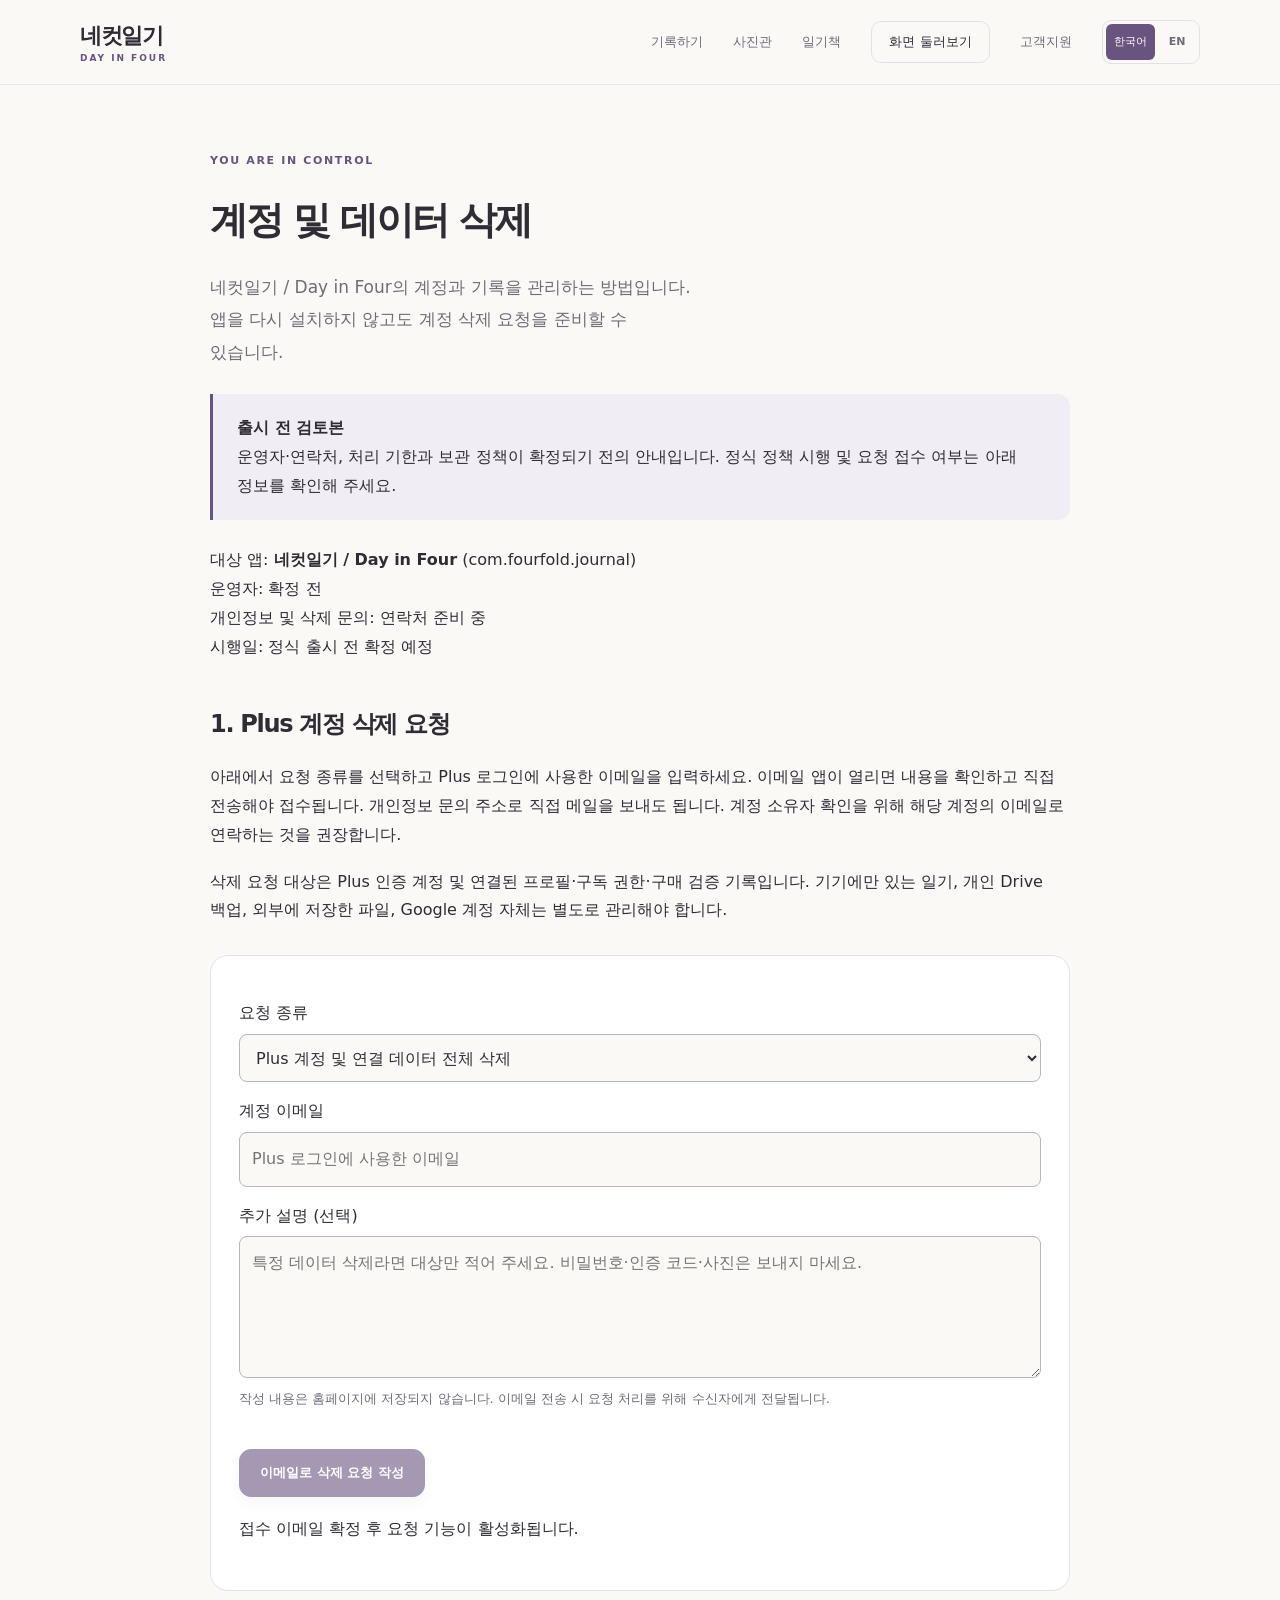
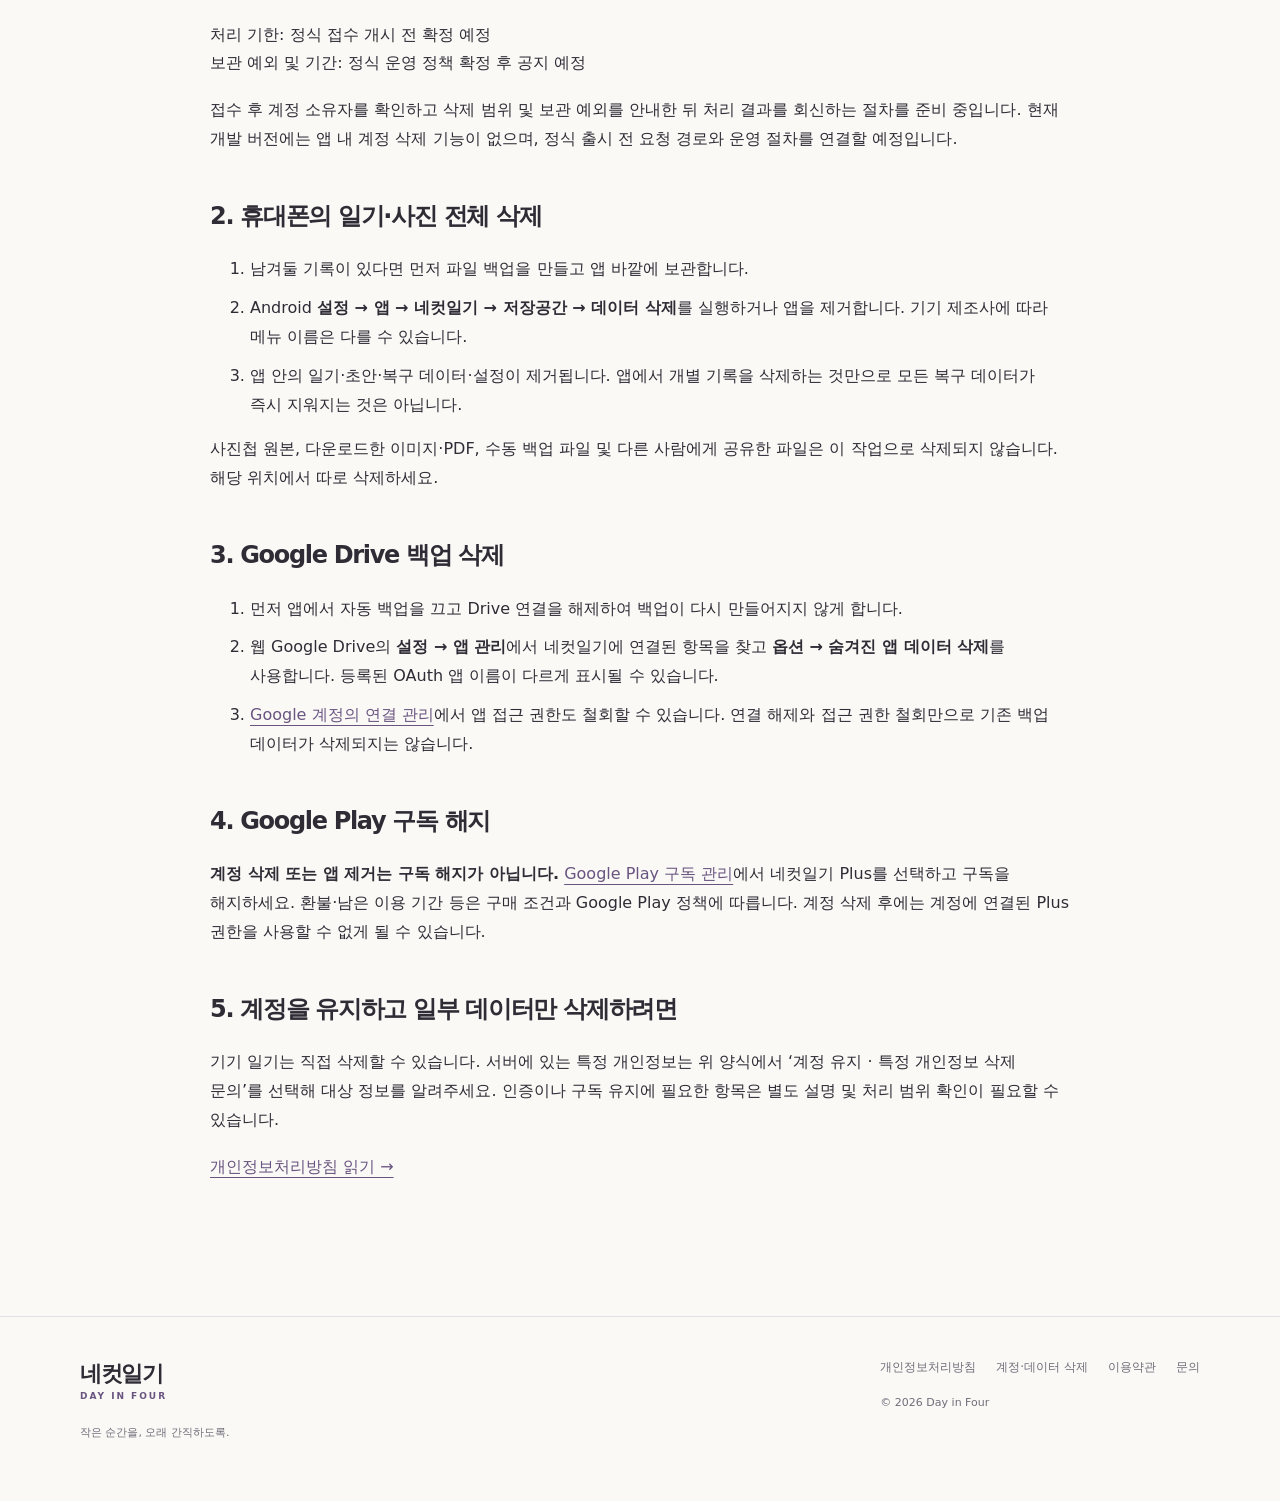
<file: delete-account.html>
<!doctype html><html lang="ko"><head><meta charset="utf-8"><meta name="viewport" content="width=device-width, initial-scale=1"><meta name="description" content="네컷일기 Plus 계정 삭제 요청, 기기 기록·Google Drive 백업 삭제와 구독 해지 안내."><meta name="theme-color" content="#faf8f4"><meta property="og:title" content="계정 및 데이터 삭제 · 네컷일기"><meta property="og:description" content="네컷일기 Plus 계정 삭제 요청, 기기 기록·Google Drive 백업 삭제와 구독 해지 안내."><meta property="og:type" content="website"><title>계정 및 데이터 삭제 · 네컷일기 / Day in Four</title><link rel="stylesheet" href="styles.css"><link rel="alternate" hreflang="ko" href="delete-account.html"><link rel="alternate" hreflang="en" href="delete-account.en.html"><link rel="alternate" hreflang="x-default" href="delete-account.en.html"></head><body><a class="skip" href="#main">본문 바로가기</a><header><div class="wrap"><a class="brand" href="index.html">네컷일기<small>DAY IN FOUR</small></a><button class="menu-toggle" aria-expanded="false" aria-controls="navigation">메뉴</button><nav id="navigation" aria-label="주 메뉴"><a href="index.html#story">기록하기</a><a href="index.html#booth">사진관</a><a href="index.html#book">일기책</a><a href="guide.html">화면 둘러보기</a><a href="support.html">고객지원</a><span class="language-switch" aria-label="Language"><a href="delete-account.html" lang="ko" hreflang="ko" aria-current="true">한국어</a><a href="delete-account.en.html" lang="en" hreflang="en">EN</a></span></nav></div></header><main id="main"><article class="wrap legal"><span class="eyebrow">YOU ARE IN CONTROL</span><h1>계정 및 데이터 삭제</h1><p class="lead">네컷일기 / Day in Four의 계정과 기록을 관리하는 방법입니다. 앱을 다시 설치하지 않고도 계정 삭제 요청을 준비할 수 있습니다.</p><div class="notice" data-policy-notice><strong>출시 전 검토본</strong><br>운영자·연락처, 처리 기한과 보관 정책이 확정되기 전의 안내입니다. 정식 정책 시행 및 요청 접수 여부는 아래 정보를 확인해 주세요.</div><p>대상 앱: <strong>네컷일기 / Day in Four</strong> (com.fourfold.journal)<br>운영자: <span data-config="developerName">확정 전</span><br>개인정보 및 삭제 문의: <span data-contact>연락처 준비 중</span><br>시행일: <span data-config="policyEffectiveDate">정식 출시 전 확정 예정</span></p><h2>1. Plus 계정 삭제 요청</h2><p>아래에서 요청 종류를 선택하고 Plus 로그인에 사용한 이메일을 입력하세요. 이메일 앱이 열리면 내용을 확인하고 직접 전송해야 접수됩니다. 개인정보 문의 주소로 직접 메일을 보내도 됩니다. 계정 소유자 확인을 위해 해당 계정의 이메일로 연락하는 것을 권장합니다.</p><p>삭제 요청 대상은 Plus 인증 계정 및 연결된 프로필·구독 권한·구매 검증 기록입니다. 기기에만 있는 일기, 개인 Drive 백업, 외부에 저장한 파일, Google 계정 자체는 별도로 관리해야 합니다.</p><form id="deletion-form"><label for="request-type">요청 종류</label><select id="request-type"><option>Plus 계정 및 연결 데이터 전체 삭제</option><option>계정 유지 · 특정 개인정보 삭제 문의</option><option>백업 또는 기기 데이터 삭제 방법 문의</option></select><label for="account-email">계정 이메일</label><input id="account-email" type="email" autocomplete="email" required maxlength="254" placeholder="Plus 로그인에 사용한 이메일"><label for="request-note">추가 설명 (선택)</label><textarea id="request-note" rows="4" maxlength="1500" placeholder="특정 데이터 삭제라면 대상만 적어 주세요. 비밀번호·인증 코드·사진은 보내지 마세요."></textarea><p class="muted">작성 내용은 홈페이지에 저장되지 않습니다. 이메일 전송 시 요청 처리를 위해 수신자에게 전달됩니다.</p><button class="button primary" id="send-request" type="submit" disabled>이메일로 삭제 요청 작성</button><p id="request-status" role="status">접수 이메일 확정 후 요청 기능이 활성화됩니다.</p></form><noscript><p>이메일 작성 기능에는 JavaScript가 필요합니다. 위에 안내된 개인정보 문의 주소로 요청 종류와 계정 이메일을 직접 보내 주세요.</p></noscript><p>처리 기한: <span data-config="deletionTimeframe">정식 접수 개시 전 확정 예정</span><br>보관 예외 및 기간: <span data-config="retentionPolicy">정식 운영 정책 확정 후 공지 예정</span></p><p>접수 후 계정 소유자를 확인하고 삭제 범위 및 보관 예외를 안내한 뒤 처리 결과를 회신하는 절차를 준비 중입니다. 현재 개발 버전에는 앱 내 계정 삭제 기능이 없으며, 정식 출시 전 요청 경로와 운영 절차를 연결할 예정입니다.</p><h2>2. 휴대폰의 일기·사진 전체 삭제</h2><ol><li>남겨둘 기록이 있다면 먼저 파일 백업을 만들고 앱 바깥에 보관합니다.</li><li>Android <strong>설정 → 앱 → 네컷일기 → 저장공간 → 데이터 삭제</strong>를 실행하거나 앱을 제거합니다. 기기 제조사에 따라 메뉴 이름은 다를 수 있습니다.</li><li>앱 안의 일기·초안·복구 데이터·설정이 제거됩니다. 앱에서 개별 기록을 삭제하는 것만으로 모든 복구 데이터가 즉시 지워지는 것은 아닙니다.</li></ol><p>사진첩 원본, 다운로드한 이미지·PDF, 수동 백업 파일 및 다른 사람에게 공유한 파일은 이 작업으로 삭제되지 않습니다. 해당 위치에서 따로 삭제하세요.</p><h2>3. Google Drive 백업 삭제</h2><ol><li>먼저 앱에서 자동 백업을 끄고 Drive 연결을 해제하여 백업이 다시 만들어지지 않게 합니다.</li><li>웹 Google Drive의 <strong>설정 → 앱 관리</strong>에서 네컷일기에 연결된 항목을 찾고 <strong>옵션 → 숨겨진 앱 데이터 삭제</strong>를 사용합니다. 등록된 OAuth 앱 이름이 다르게 표시될 수 있습니다.</li><li><a href="https://myaccount.google.com/connections">Google 계정의 연결 관리</a>에서 앱 접근 권한도 철회할 수 있습니다. 연결 해제와 접근 권한 철회만으로 기존 백업 데이터가 삭제되지는 않습니다.</li></ol><h2>4. Google Play 구독 해지</h2><p><strong>계정 삭제 또는 앱 제거는 구독 해지가 아닙니다.</strong> <a href="https://play.google.com/store/account/subscriptions">Google Play 구독 관리</a>에서 네컷일기 Plus를 선택하고 구독을 해지하세요. 환불·남은 이용 기간 등은 구매 조건과 Google Play 정책에 따릅니다. 계정 삭제 후에는 계정에 연결된 Plus 권한을 사용할 수 없게 될 수 있습니다.</p><h2>5. 계정을 유지하고 일부 데이터만 삭제하려면</h2><p>기기 일기는 직접 삭제할 수 있습니다. 서버에 있는 특정 개인정보는 위 양식에서 ‘계정 유지 · 특정 개인정보 삭제 문의’를 선택해 대상 정보를 알려주세요. 인증이나 구독 유지에 필요한 항목은 별도 설명 및 처리 범위 확인이 필요할 수 있습니다.</p><p><a href="privacy.html">개인정보처리방침 읽기 →</a></p></article></main><footer class="footer"><div class="wrap"><div><a class="brand" href="index.html">네컷일기<small>DAY IN FOUR</small></a><p class="muted">작은 순간을, 오래 간직하도록.</p></div><div><div class="footer-links"><a href="privacy.html">개인정보처리방침</a><a href="delete-account.html">계정·데이터 삭제</a><a href="terms.html">이용약관</a><a href="support.html">문의</a></div><p class="muted">© <span data-year>2026</span> <span data-developer>Day in Four</span></p></div></div></footer><dialog id="lightbox" aria-labelledby="lightbox-title"><div class="dialog-bar"><span id="lightbox-title">이미지 크게 보기</span><button aria-label="확대 이미지 닫기" id="close-lightbox">×</button></div><img class="zoomed" alt=""><p>실제 앱 화면 또는 출력 결과 · 예시 기록</p></dialog><script src="site-config.js"></script><script src="assets-data.js"></script><script src="app.js"></script></body></html>
</file>
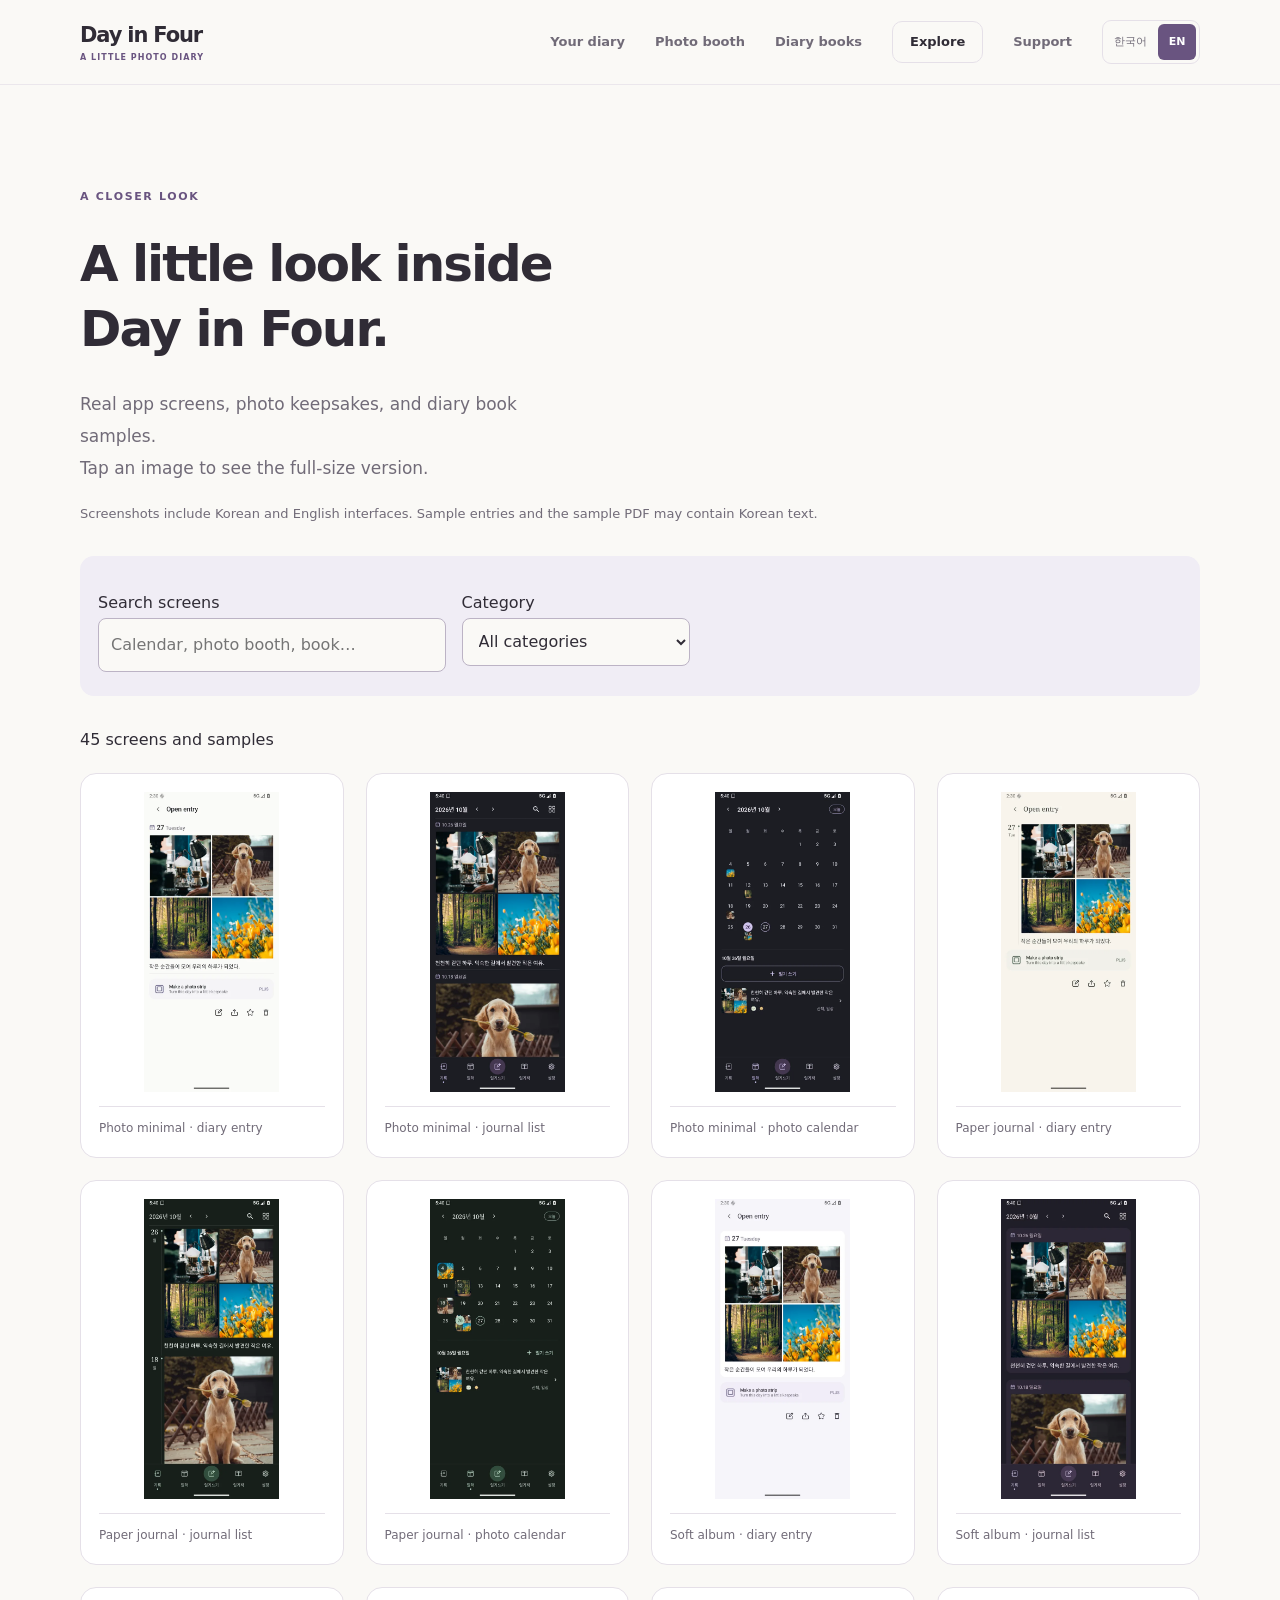
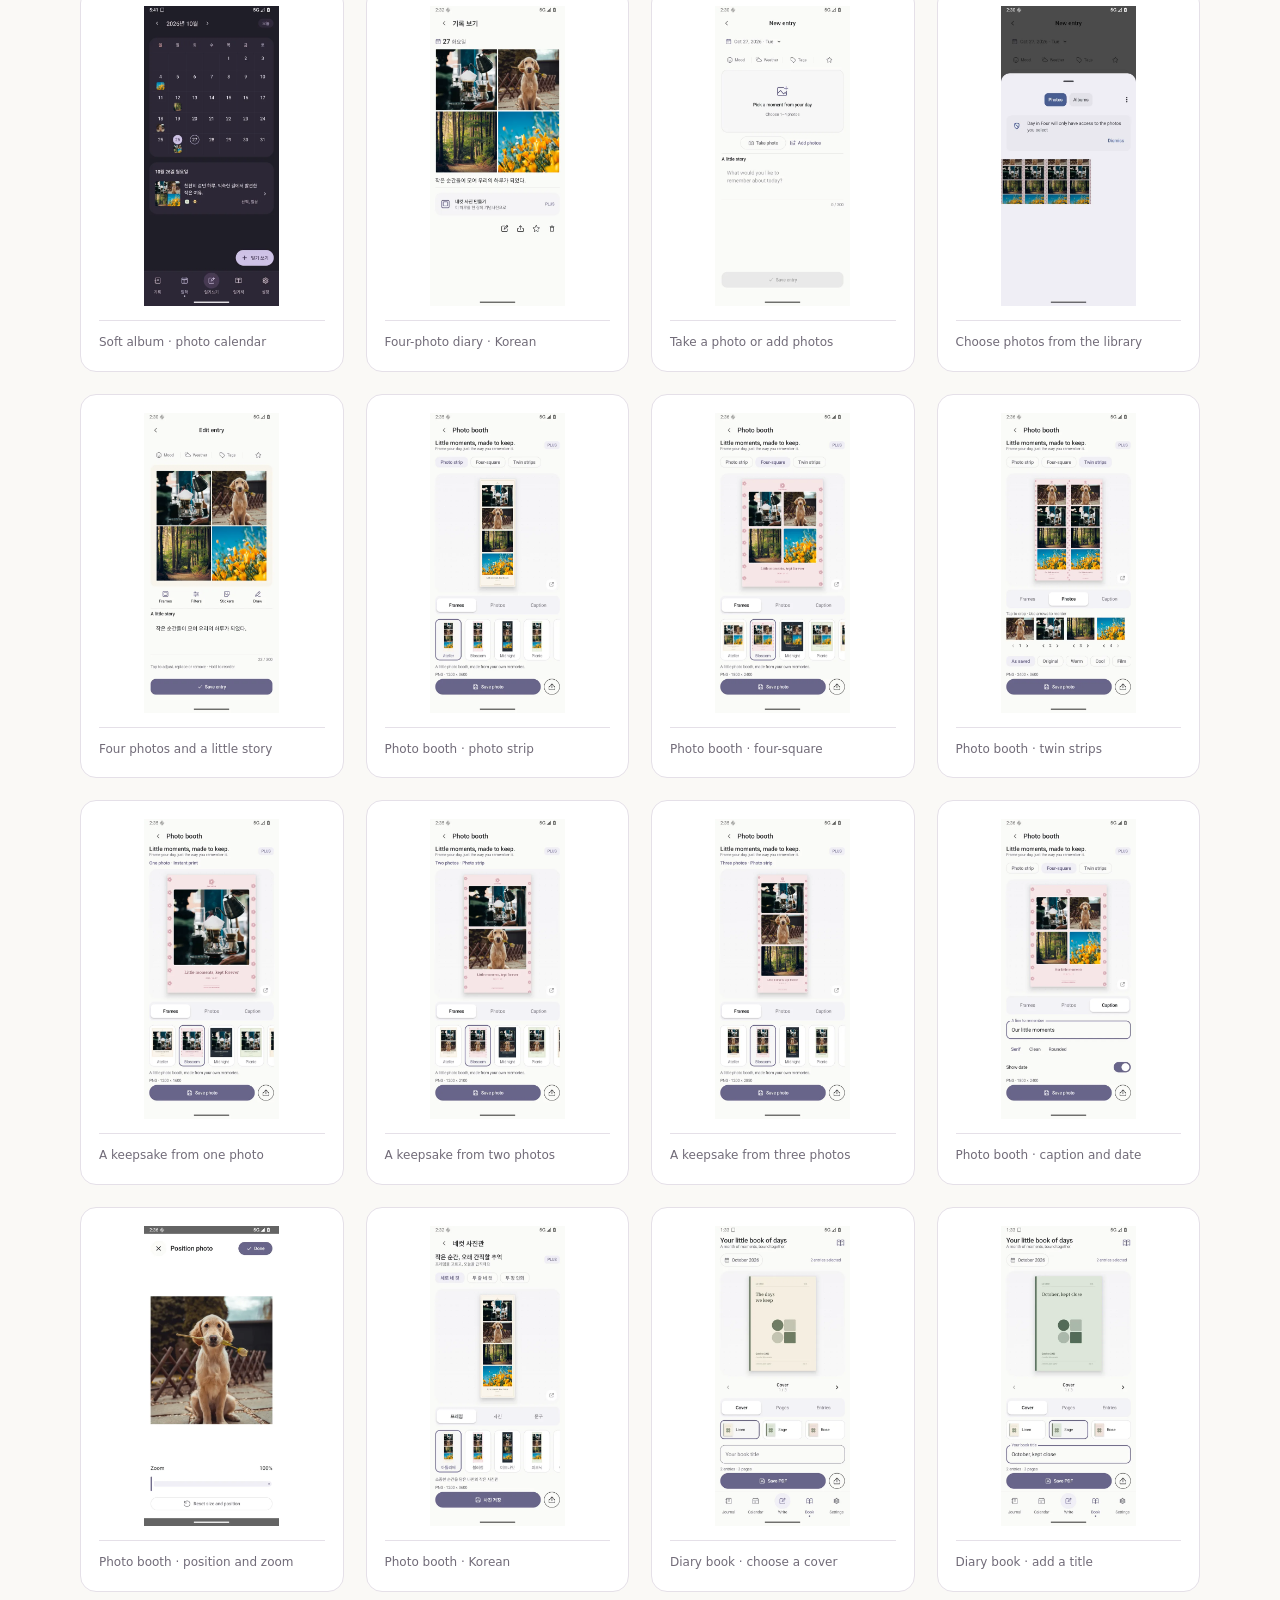
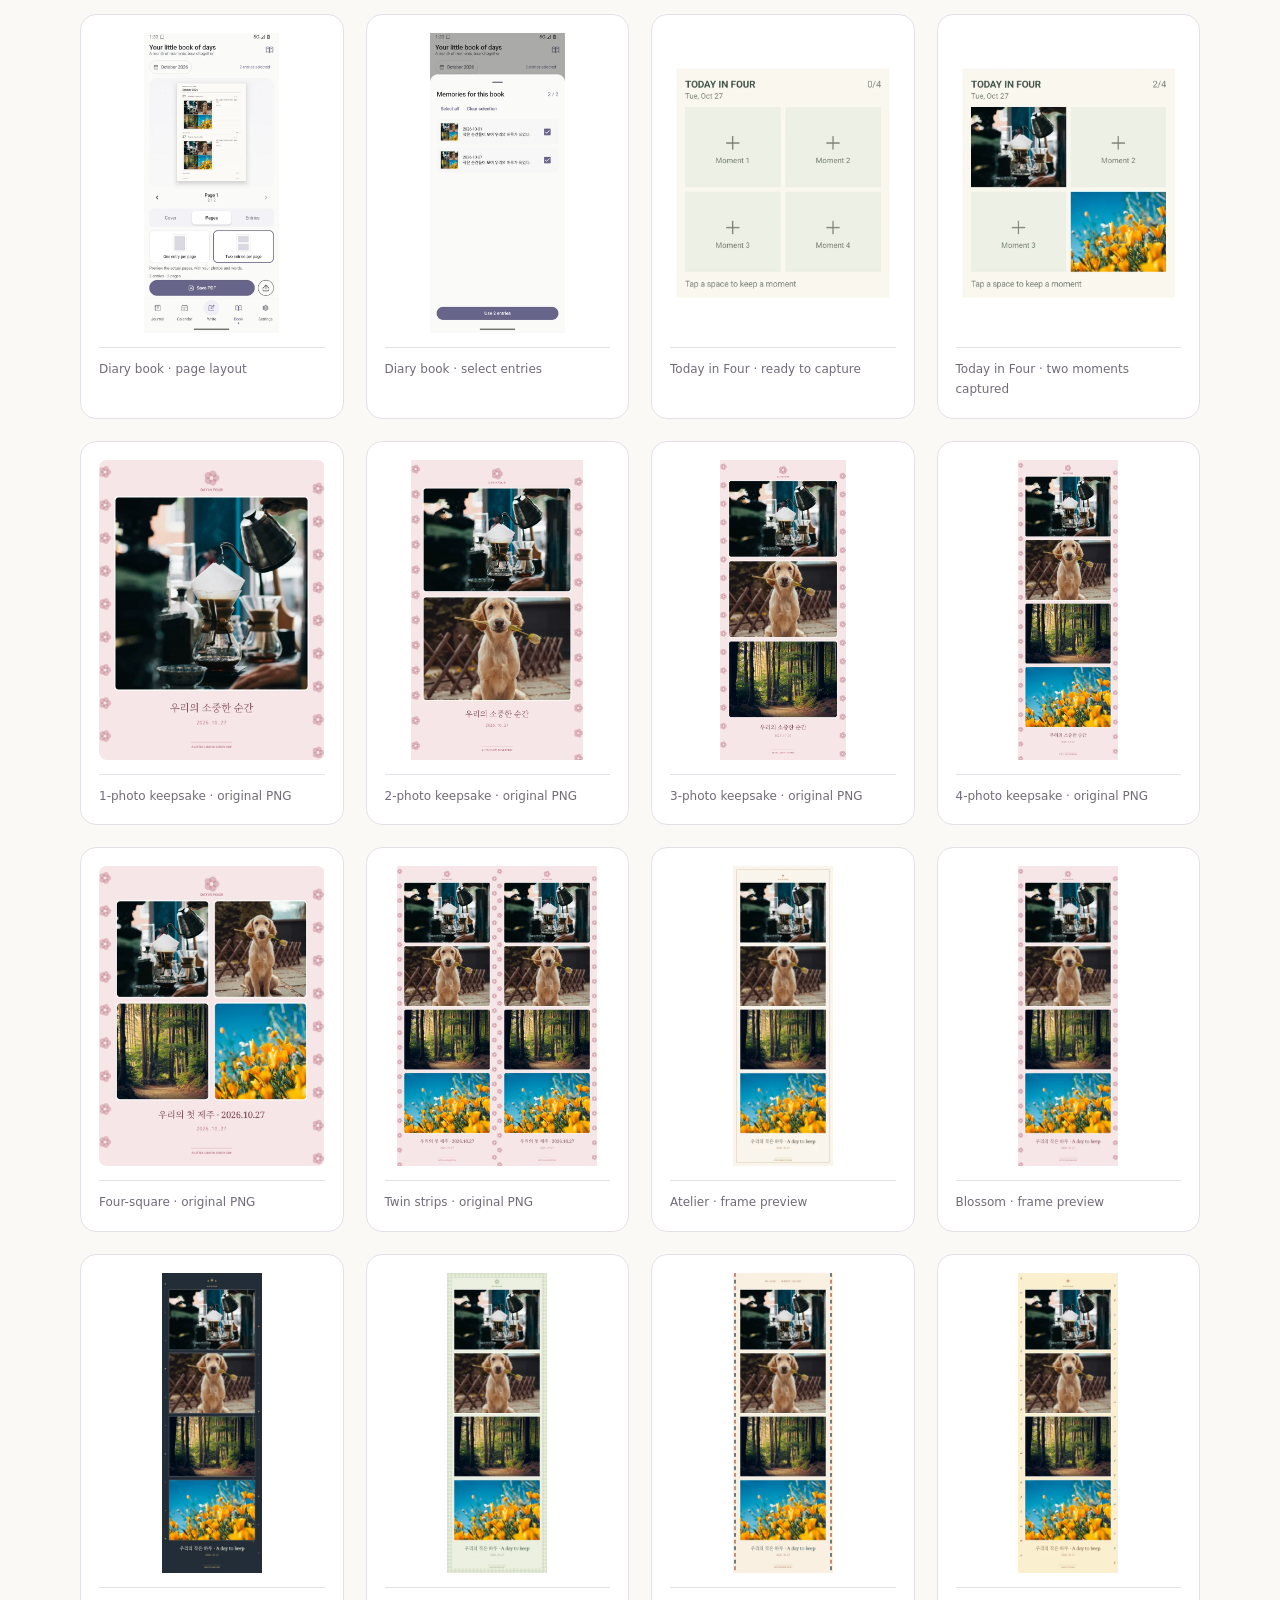
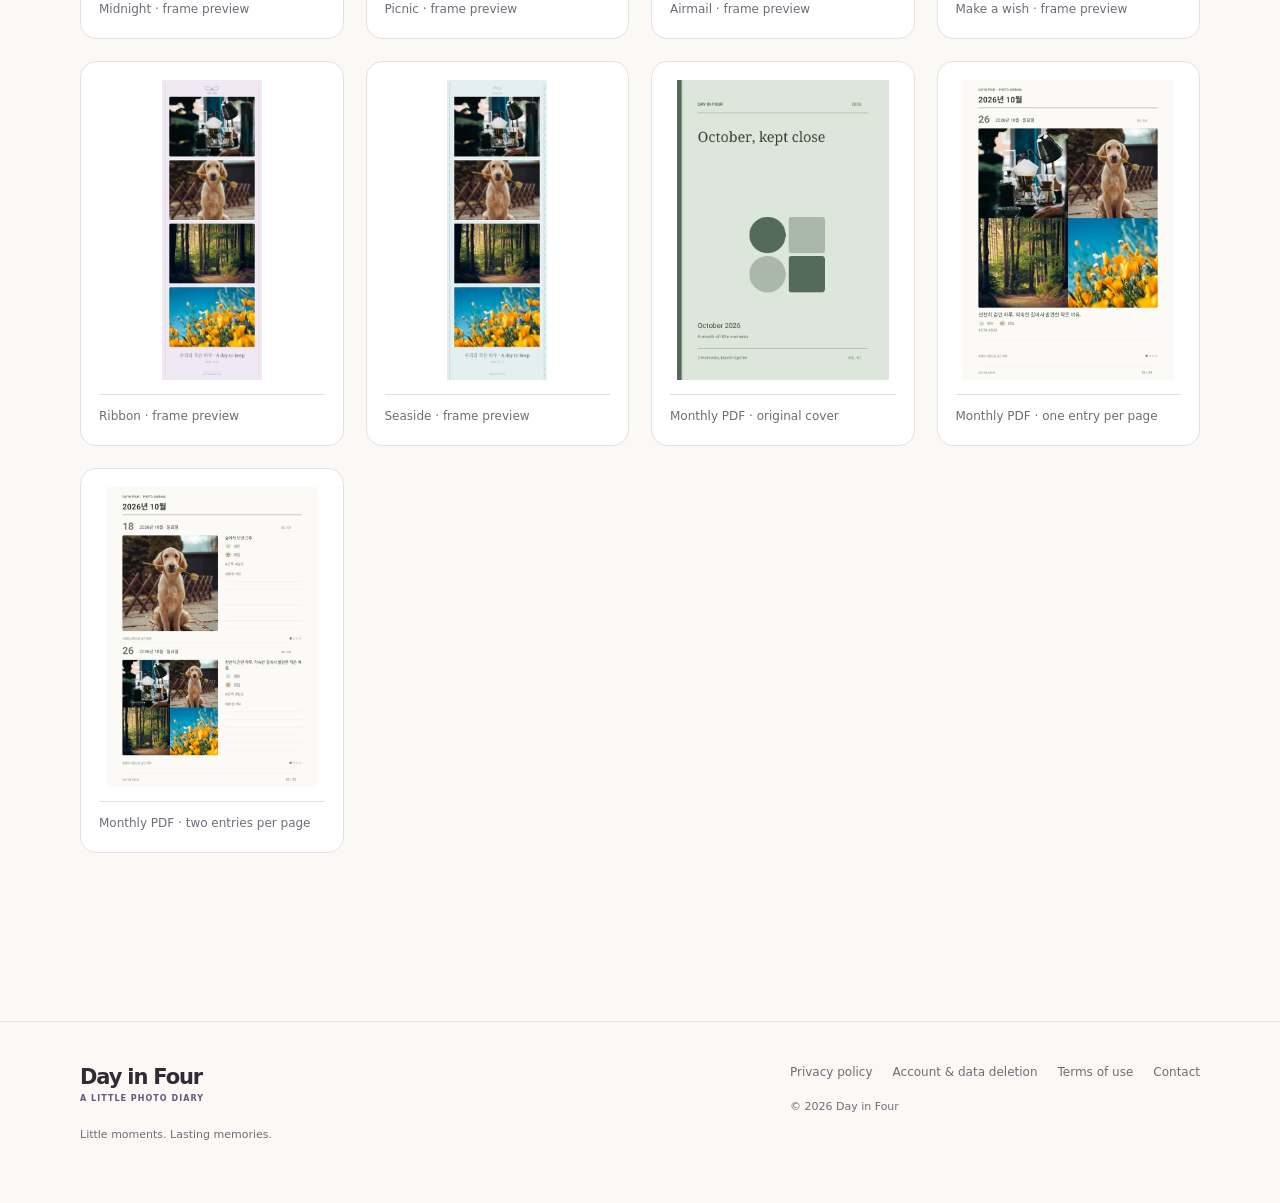
<file: guide.en.html>
<!doctype html>
<html lang="en"><head><meta charset="utf-8"><meta name="viewport" content="width=device-width, initial-scale=1">
<meta name="description" content="Browse real Day in Four app screens, photo booth exports, and diary book samples."><meta name="theme-color" content="#faf9f6">
<meta property="og:title" content="Explore the app · Day in Four"><meta property="og:description" content="Browse real Day in Four app screens, photo booth exports, and diary book samples."><meta property="og:type" content="website"><meta property="og:locale" content="en_US"><meta property="og:locale:alternate" content="ko_KR">
<title>Explore the app · Day in Four</title><link rel="stylesheet" href="styles.css"><link rel="alternate" hreflang="ko" href="guide.html"><link rel="alternate" hreflang="en" href="guide.en.html"><link rel="alternate" hreflang="x-default" href="guide.en.html"></head>
<body><a class="skip" href="#main">Skip to content</a><header><div class="wrap"><a class="brand" href="index.en.html">Day in Four<small>A LITTLE PHOTO DIARY</small></a><button class="menu-toggle" aria-expanded="false" aria-controls="navigation">Menu</button><nav id="navigation" aria-label="Main navigation"><a href="index.en.html#story">Your diary</a><a href="index.en.html#booth">Photo booth</a><a href="index.en.html#book">Diary books</a><a href="guide.en.html">Explore</a><a href="support.en.html">Support</a><span class="language-switch" aria-label="Language"><a href="guide.html" lang="ko" hreflang="ko">한국어</a><a href="guide.en.html" lang="en" hreflang="en" aria-current="true">EN</a></span></nav></div></header>
<main id="main"><section class="wrap section"><span class="eyebrow">A CLOSER LOOK</span>
<h1>A little look inside<br>Day in Four.</h1><p class="lead">Real app screens, photo keepsakes, and diary book samples.<br>Tap an image to see the full-size version.</p>
<p class="muted">Screenshots include Korean and English interfaces. Sample entries and the sample PDF may contain Korean text.</p>
<div class="gallery-tools"><label for="search">Search screens<input id="search" type="search" placeholder="Calendar, photo booth, book…"></label><label for="category">Category<select id="category"><option value="">All categories</option></select></label></div>
<p id="gallery-count" aria-live="polite"></p><div class="gallery" id="gallery"></div>
<noscript><p>Search and image enlargement require JavaScript. <a href="index.en.html">Explore the main features on the homepage.</a></p></noscript></section></main>
<footer class="footer"><div class="wrap"><div><a class="brand" href="index.en.html">Day in Four<small>A LITTLE PHOTO DIARY</small></a><p class="muted">Little moments. Lasting memories.</p></div><div><div class="footer-links"><a href="privacy.en.html">Privacy policy</a><a href="delete-account.en.html">Account &amp; data deletion</a><a href="terms.en.html">Terms of use</a><a href="support.en.html">Contact</a></div><p class="muted">© <span data-year>2026</span> <span data-developer>Day in Four</span></p></div></div></footer>
<dialog id="lightbox" aria-labelledby="lightbox-title"><div class="dialog-bar"><span id="lightbox-title">View full-size image</span><button aria-label="Close enlarged image" id="close-lightbox">×</button></div><img class="zoomed" alt=""><p>Real app screens or exports · sample entries may contain Korean text</p></dialog><script src="site-config.js"></script><script src="assets-data.js"></script><script src="app.js"></script></body></html>
</file>
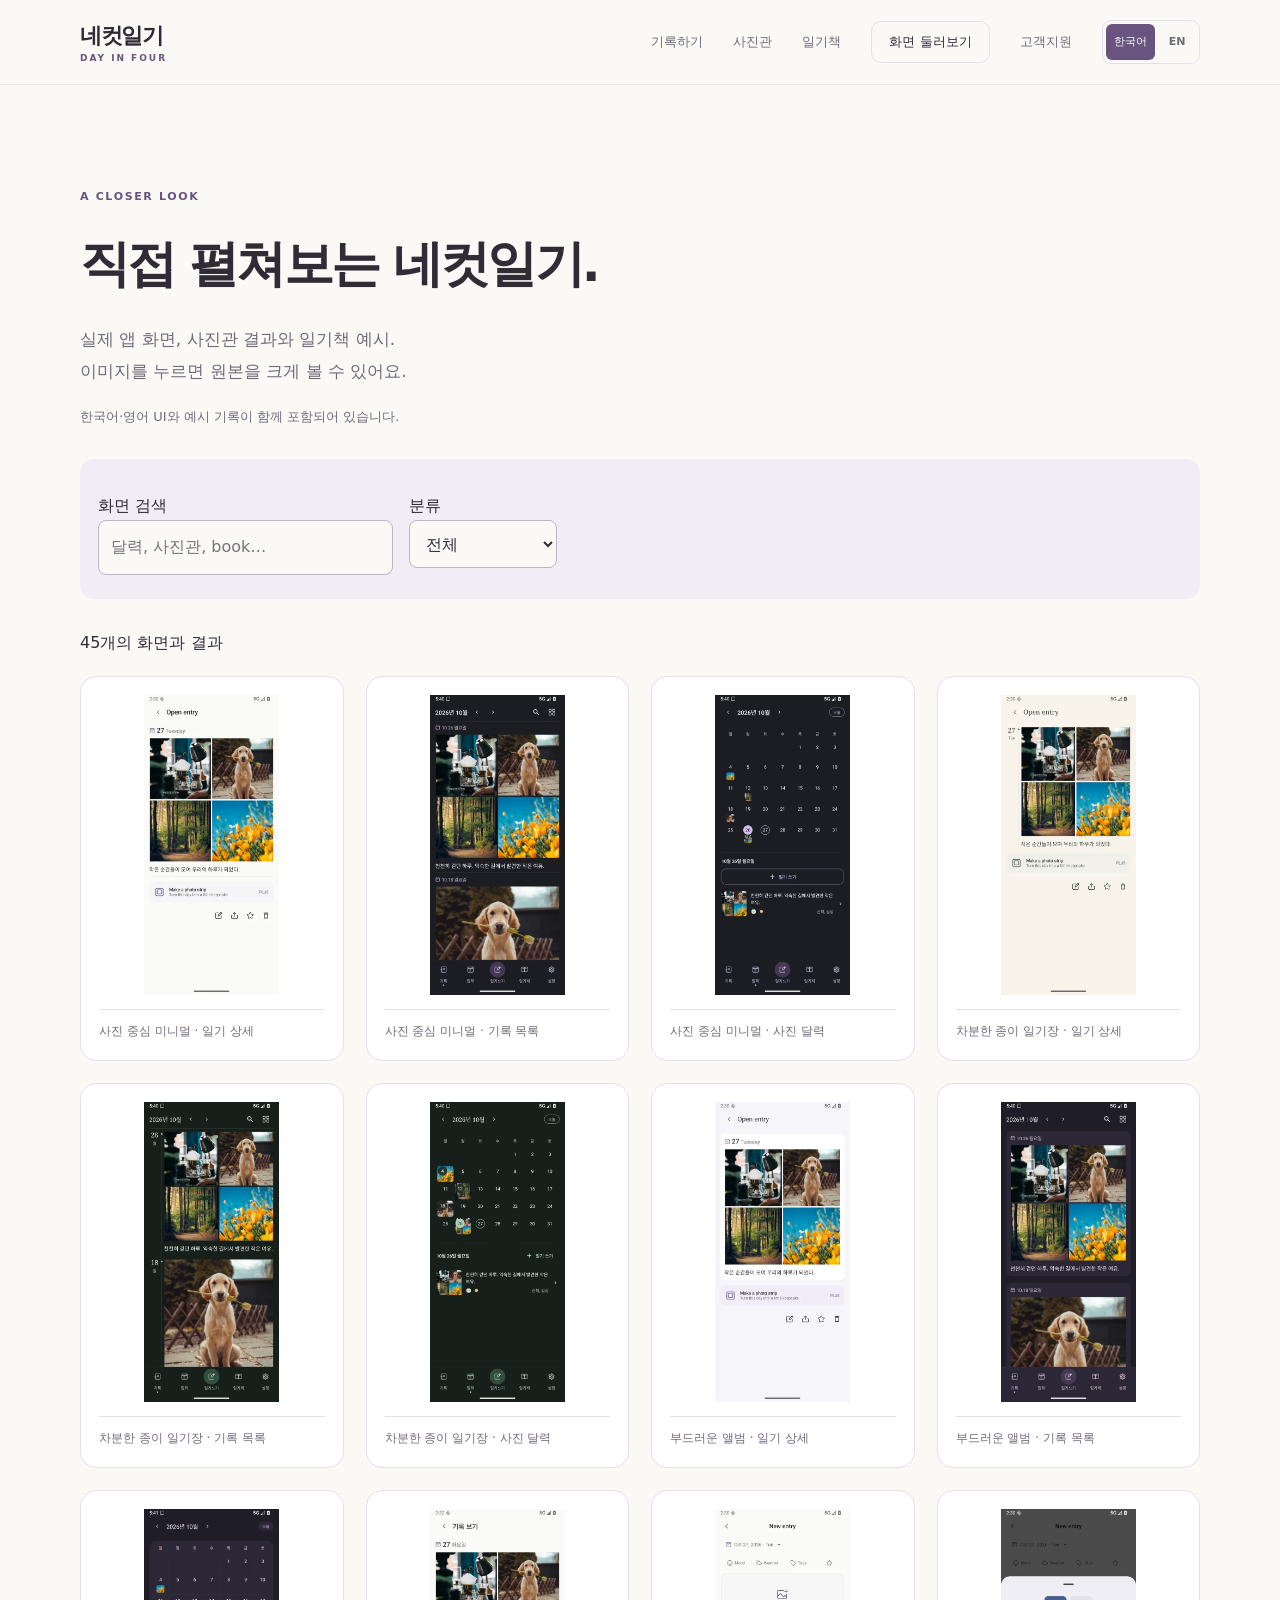
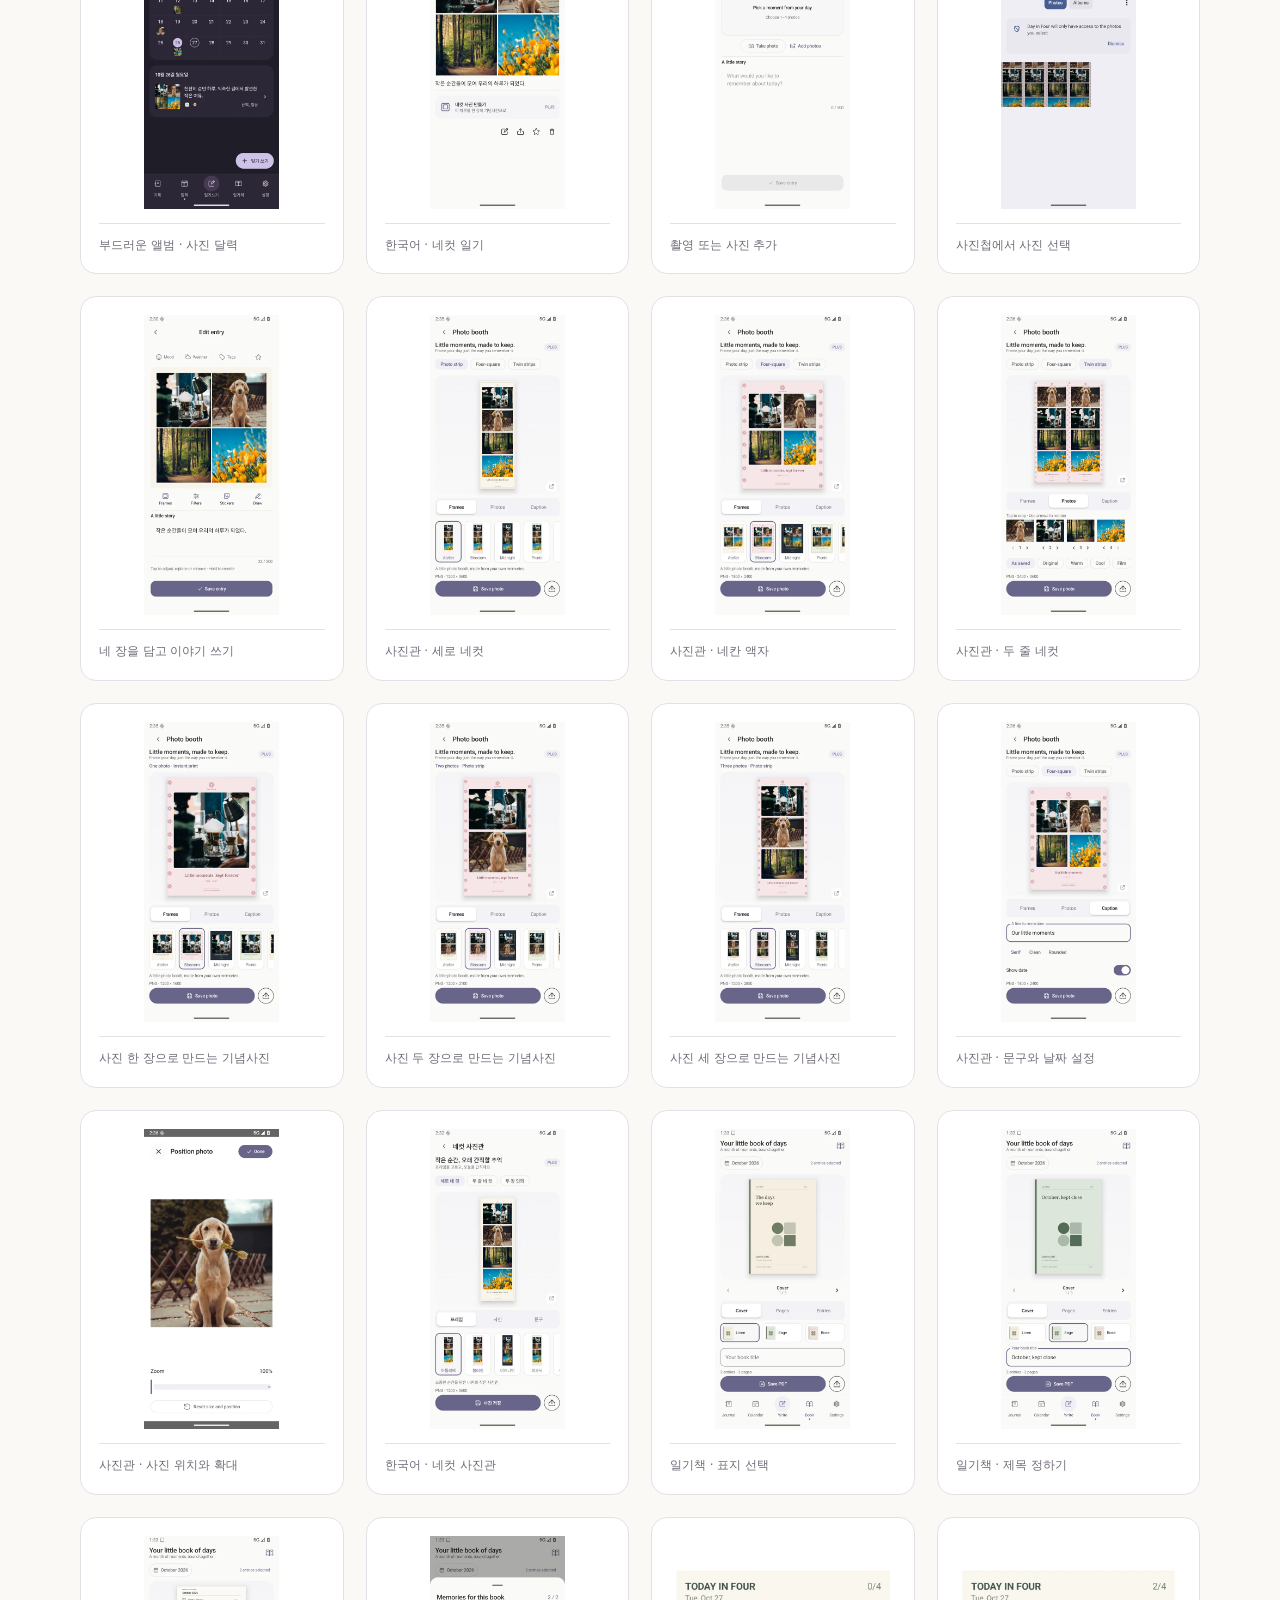
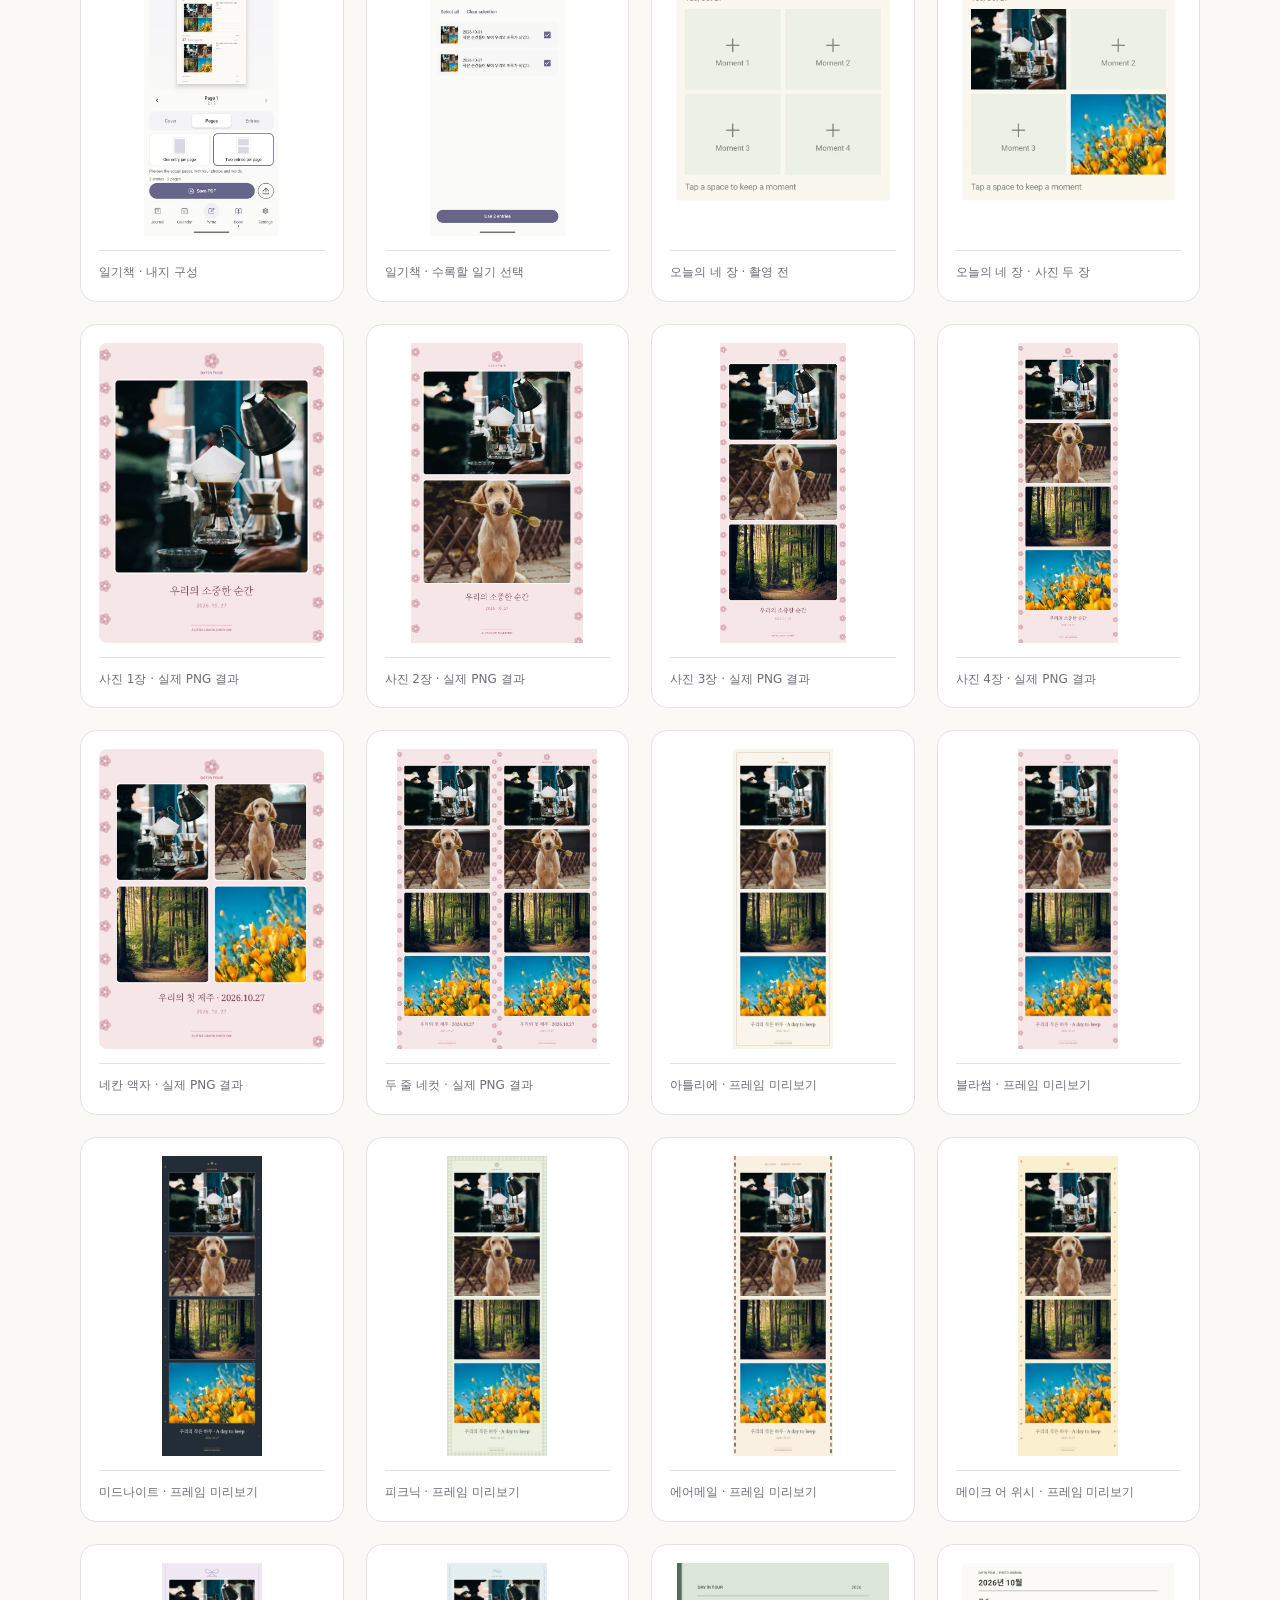
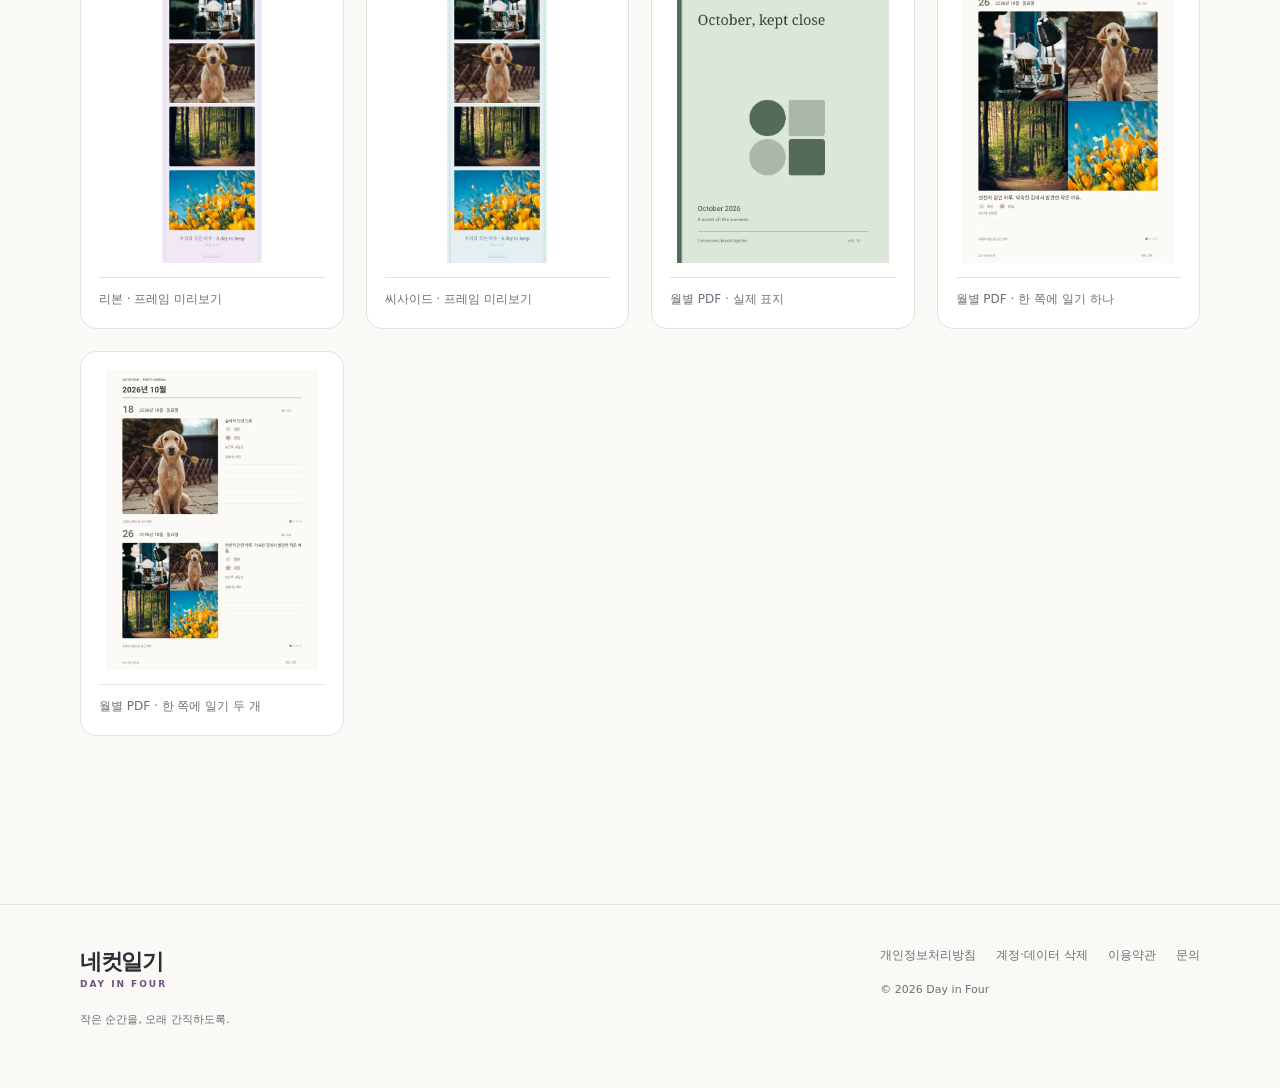
<file: guide.html>
<!doctype html><html lang="ko"><head><meta charset="utf-8"><meta name="viewport" content="width=device-width, initial-scale=1"><meta name="description" content="한 장부터 시작하는 사진 일기. 사진관과 월별 PDF 일기책으로 오늘을 간직하세요."><meta name="theme-color" content="#faf8f4"><meta property="og:title" content="화면 둘러보기 · 네컷일기"><meta property="og:description" content="한 장부터 시작하는 사진 일기. 사진관과 월별 PDF 일기책으로 오늘을 간직하세요."><meta property="og:type" content="website"><title>화면 둘러보기 · 네컷일기 / Day in Four</title><link rel="stylesheet" href="styles.css"><link rel="alternate" hreflang="ko" href="guide.html"><link rel="alternate" hreflang="en" href="guide.en.html"><link rel="alternate" hreflang="x-default" href="guide.en.html"></head><body><a class="skip" href="#main">본문 바로가기</a><header><div class="wrap"><a class="brand" href="index.html">네컷일기<small>DAY IN FOUR</small></a><button class="menu-toggle" aria-expanded="false" aria-controls="navigation">메뉴</button><nav id="navigation" aria-label="주 메뉴"><a href="index.html#story">기록하기</a><a href="index.html#booth">사진관</a><a href="index.html#book">일기책</a><a href="guide.html">화면 둘러보기</a><a href="support.html">고객지원</a><span class="language-switch" aria-label="Language"><a href="guide.html" lang="ko" hreflang="ko" aria-current="true">한국어</a><a href="guide.en.html" lang="en" hreflang="en">EN</a></span></nav></div></header><main id="main"><section class="wrap section"><span class="eyebrow">A CLOSER LOOK</span><h1>직접 펼쳐보는 네컷일기.</h1><p class="lead">실제 앱 화면, 사진관 결과와 일기책 예시.<br>이미지를 누르면 원본을 크게 볼 수 있어요.</p><p class="muted">한국어·영어 UI와 예시 기록이 함께 포함되어 있습니다.</p><div class="gallery-tools"><label for="search">화면 검색<input id="search" type="search" placeholder="달력, 사진관, book…"></label><label for="category">분류<select id="category"><option value="">전체</option></select></label></div><p id="gallery-count" aria-live="polite"></p><div class="gallery" id="gallery"></div><noscript><p>검색과 확대 기능에는 JavaScript가 필요합니다. <a href="index.html">홈페이지에서 주요 화면을 보세요.</a></p></noscript></section></main><footer class="footer"><div class="wrap"><div><a class="brand" href="index.html">네컷일기<small>DAY IN FOUR</small></a><p class="muted">작은 순간을, 오래 간직하도록.</p></div><div><div class="footer-links"><a href="privacy.html">개인정보처리방침</a><a href="delete-account.html">계정·데이터 삭제</a><a href="terms.html">이용약관</a><a href="support.html">문의</a></div><p class="muted">© <span data-year>2026</span> <span data-developer>Day in Four</span></p></div></div></footer><dialog id="lightbox" aria-labelledby="lightbox-title"><div class="dialog-bar"><span id="lightbox-title">이미지 크게 보기</span><button aria-label="확대 이미지 닫기" id="close-lightbox">×</button></div><img class="zoomed" alt=""><p>실제 앱 화면 또는 출력 결과 · 예시 기록</p></dialog><script src="site-config.js"></script><script src="assets-data.js"></script><script src="app.js"></script></body></html>
</file>
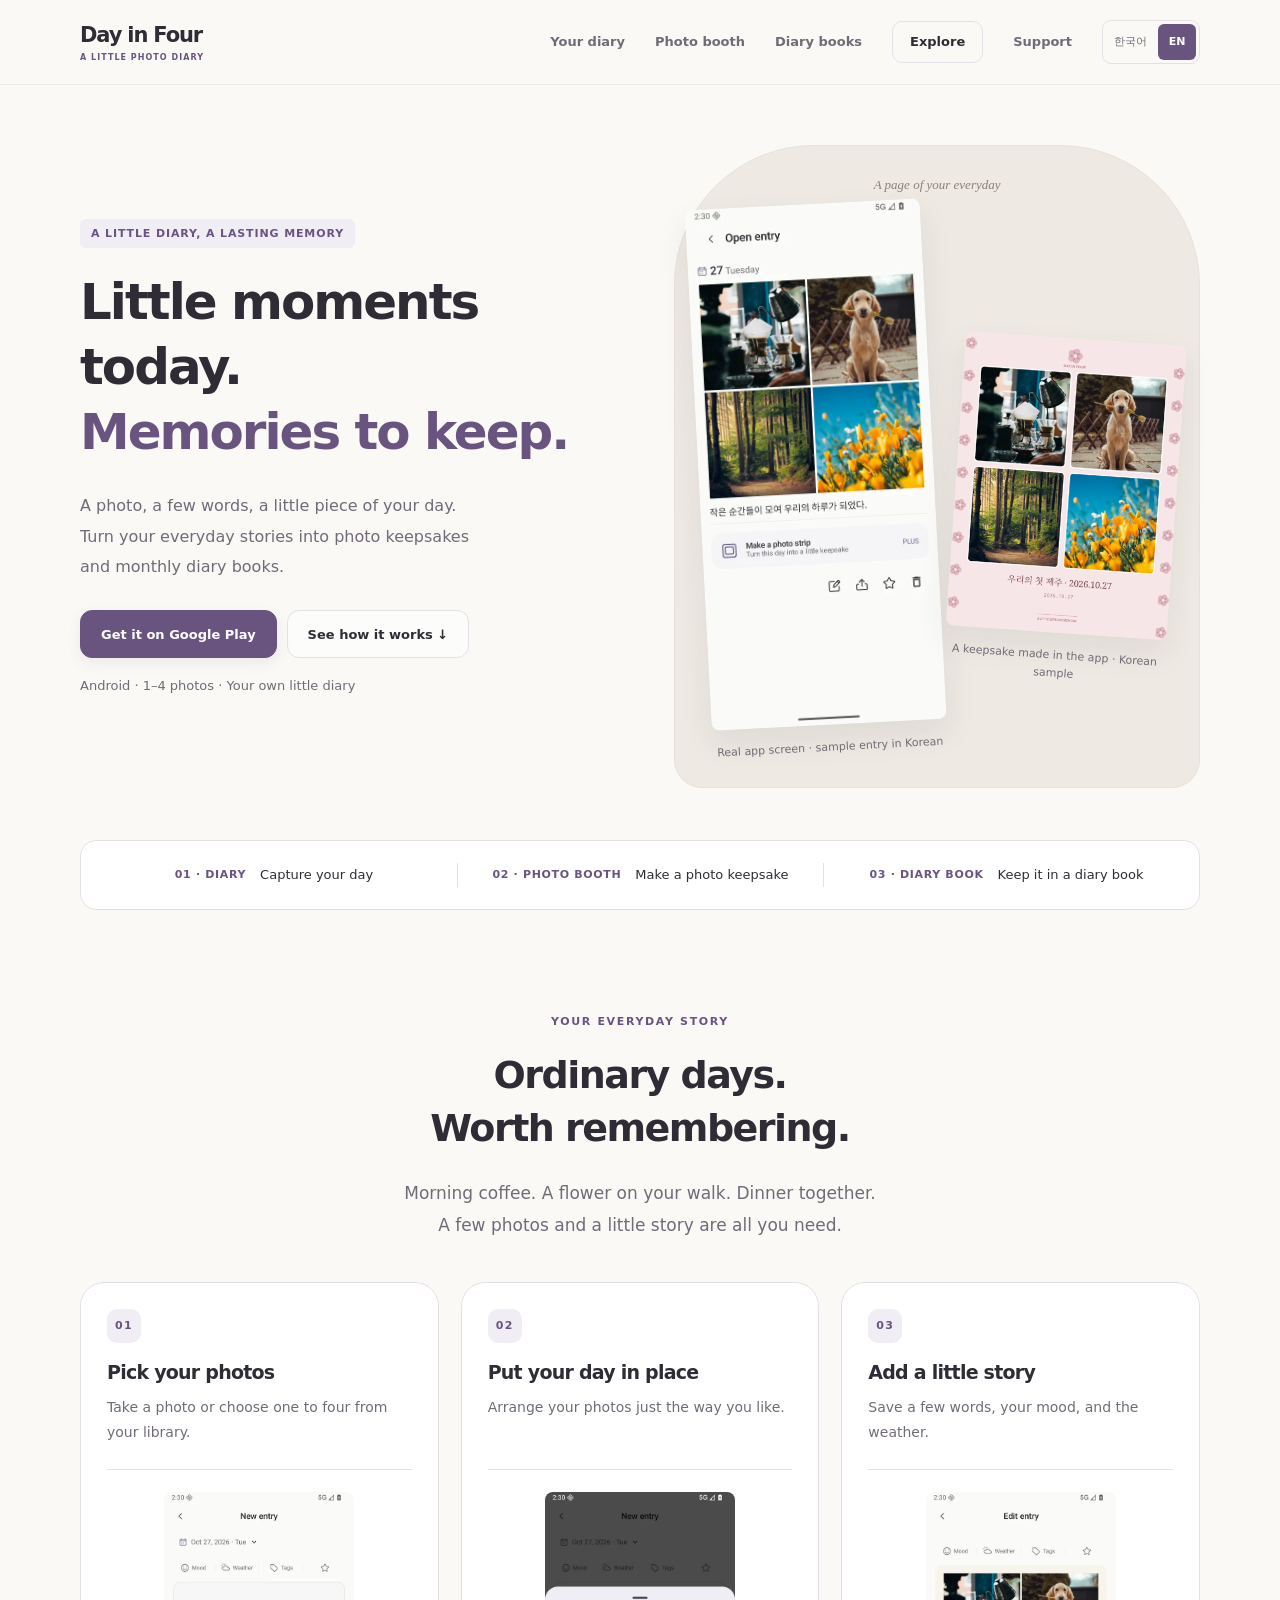
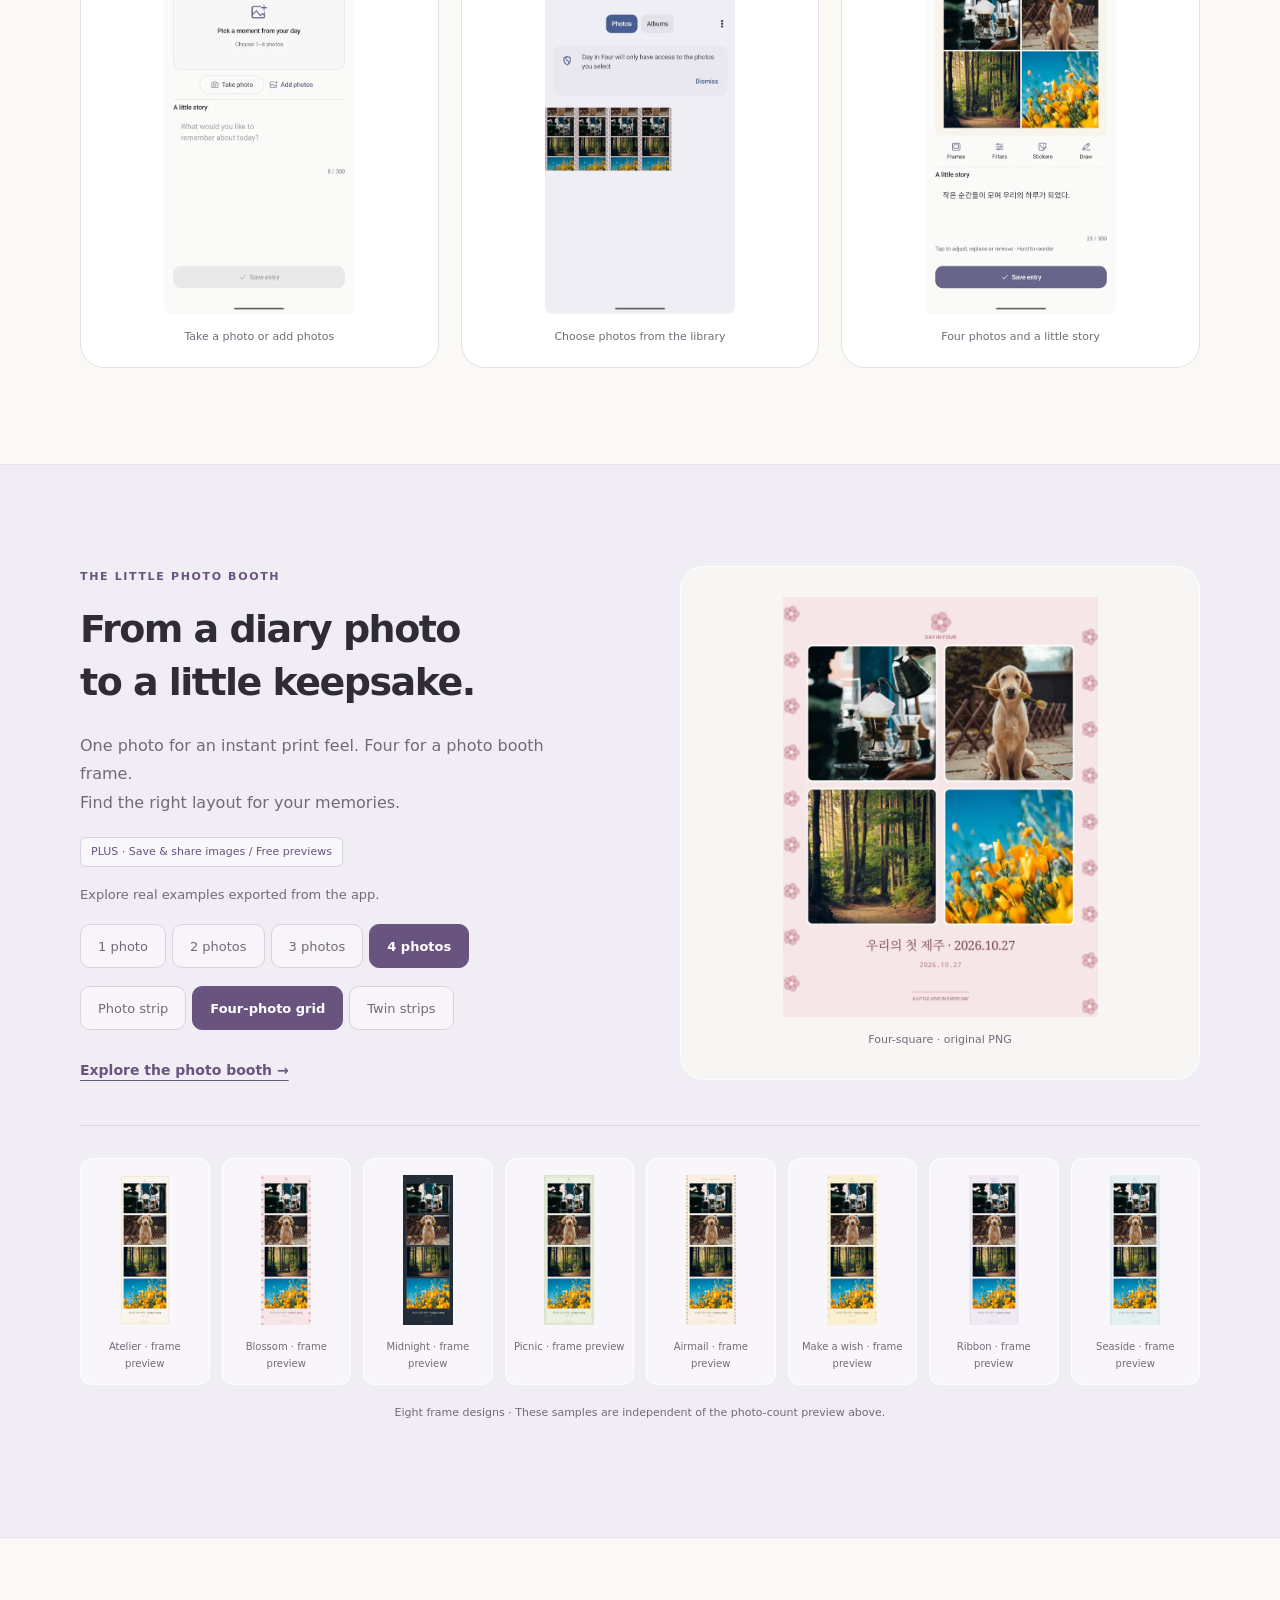
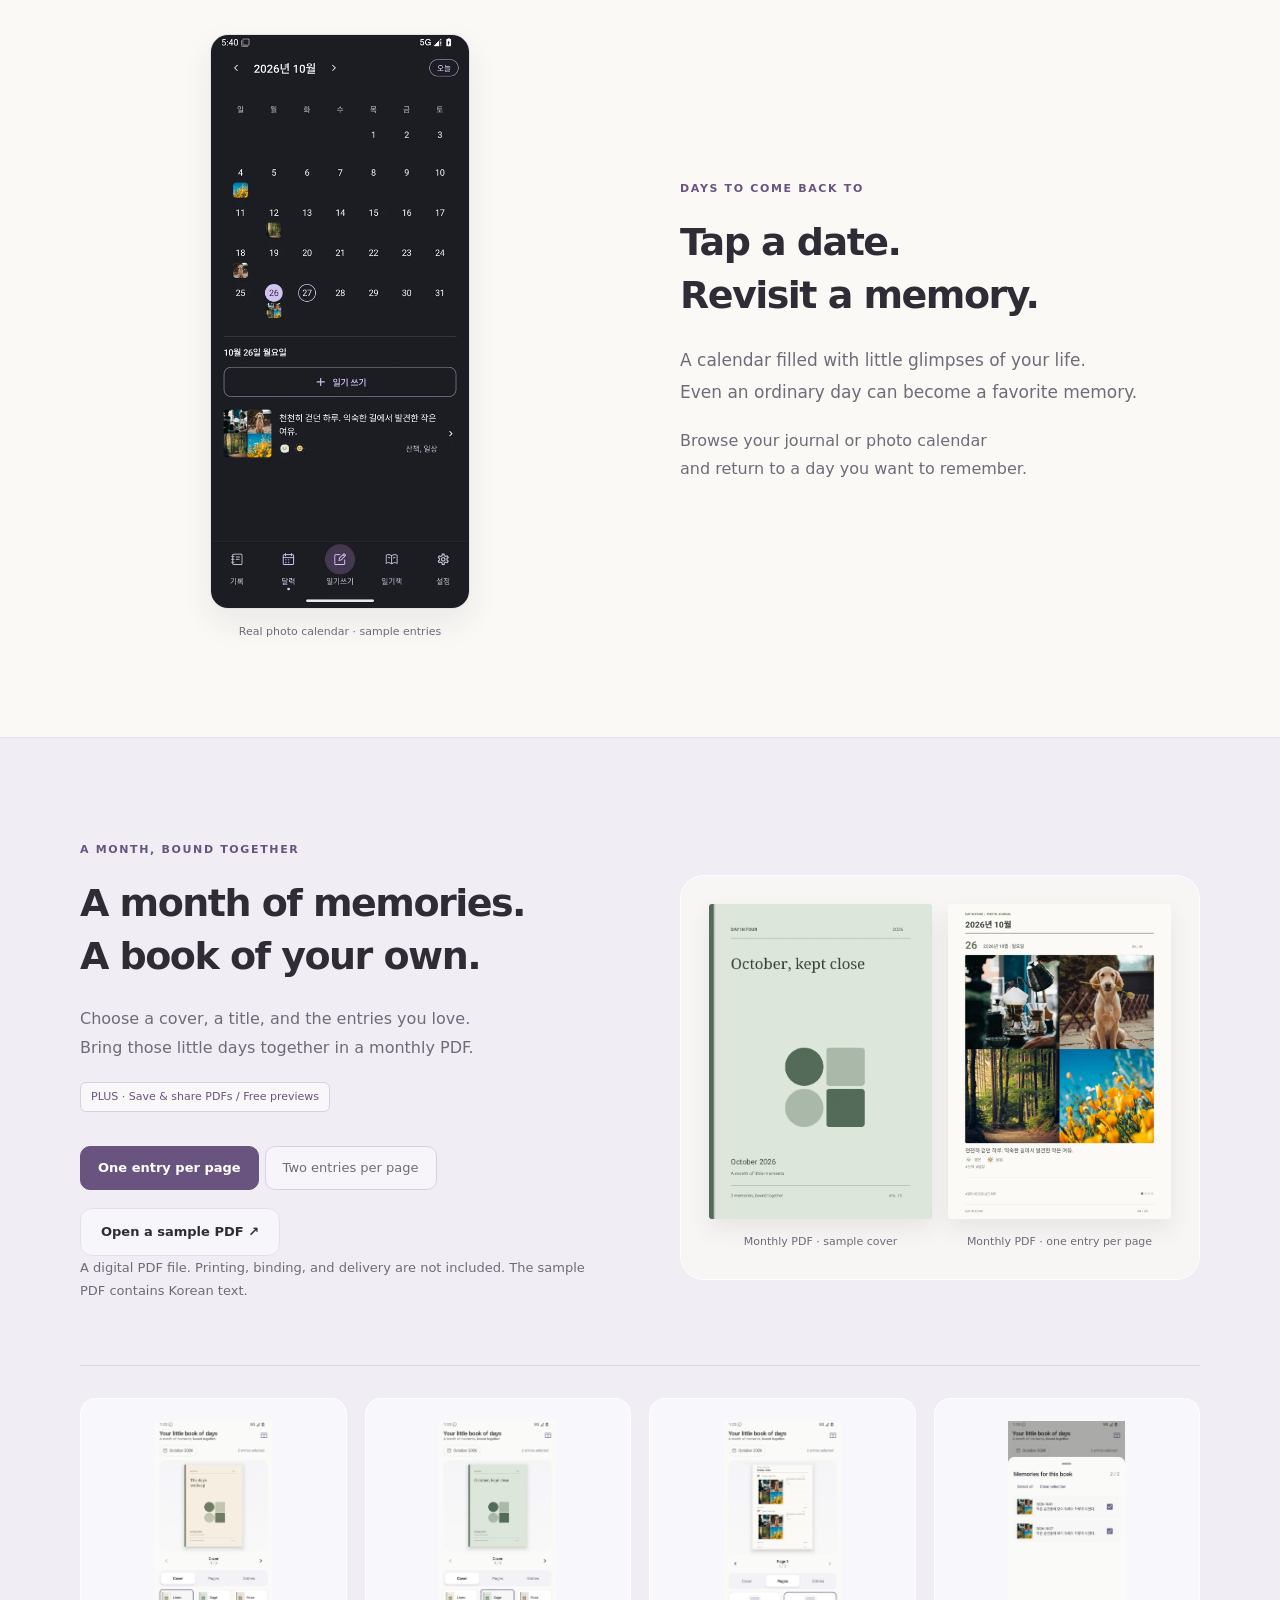
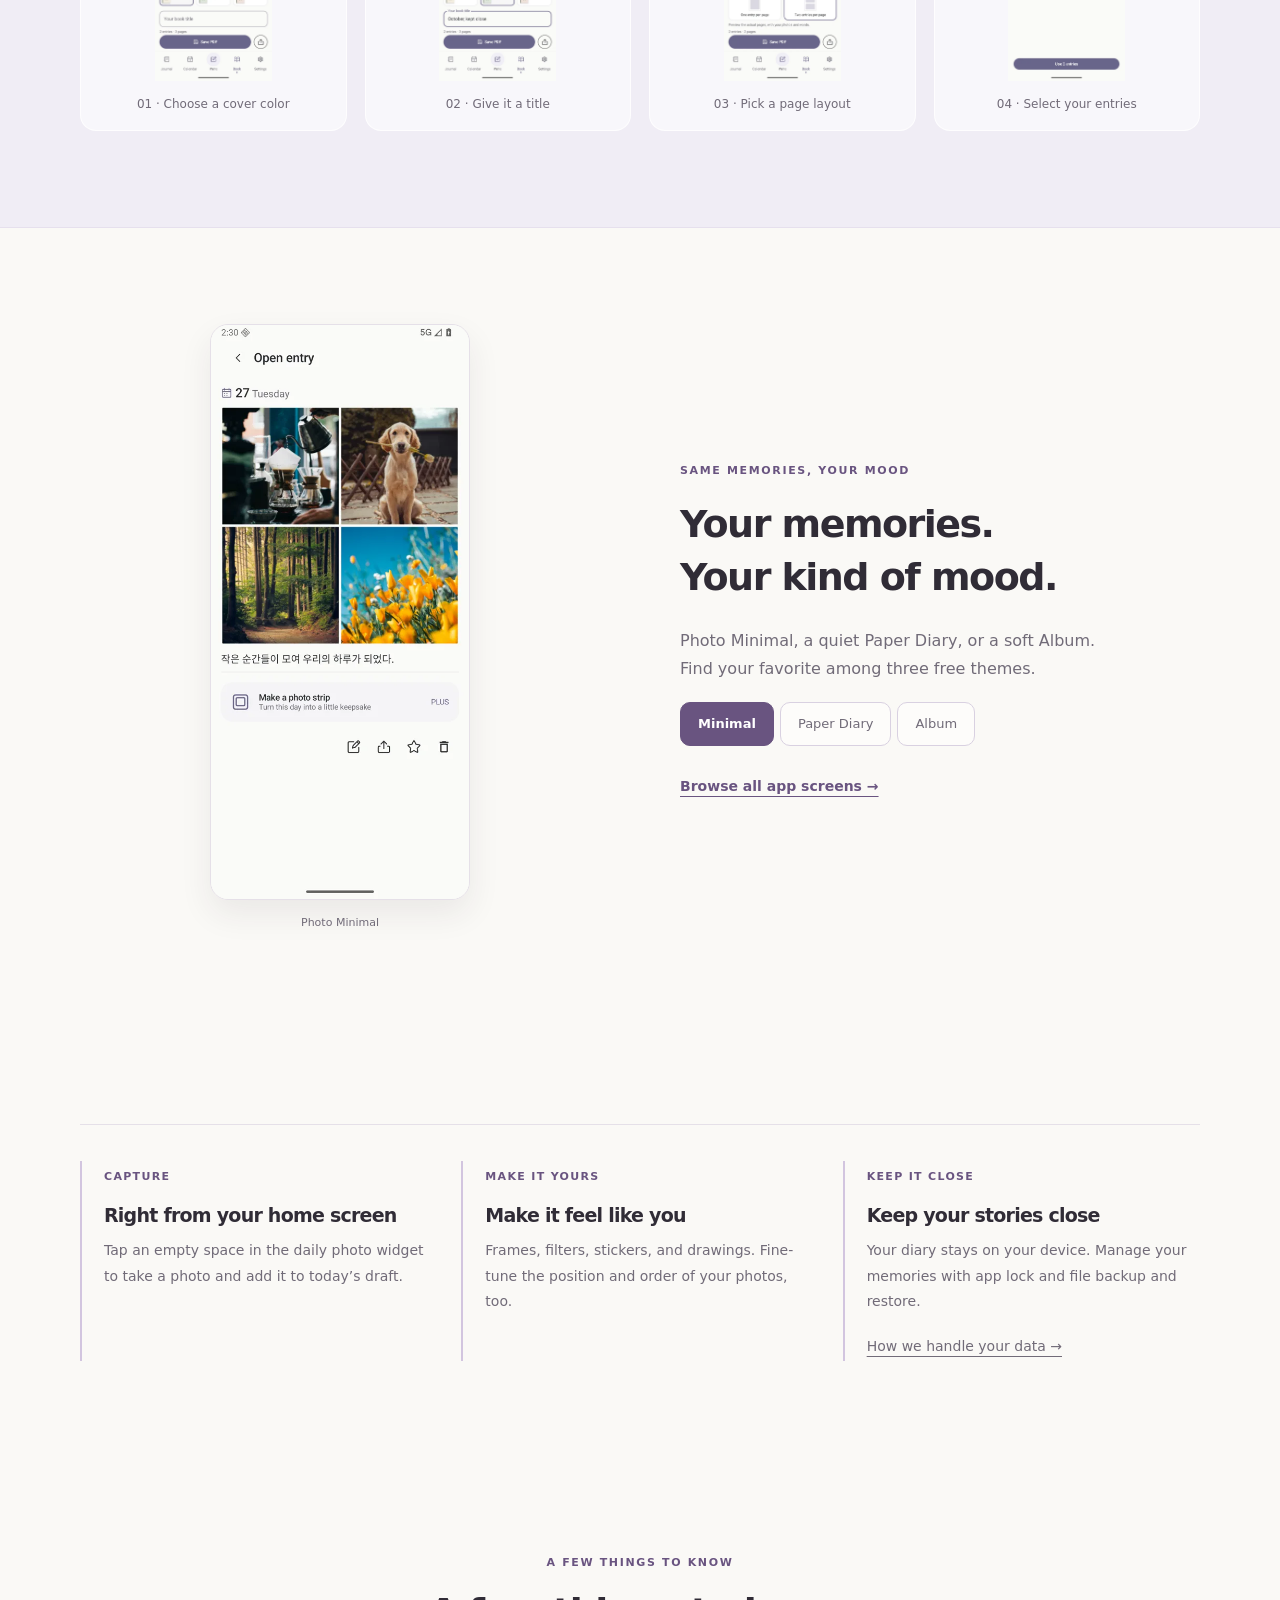
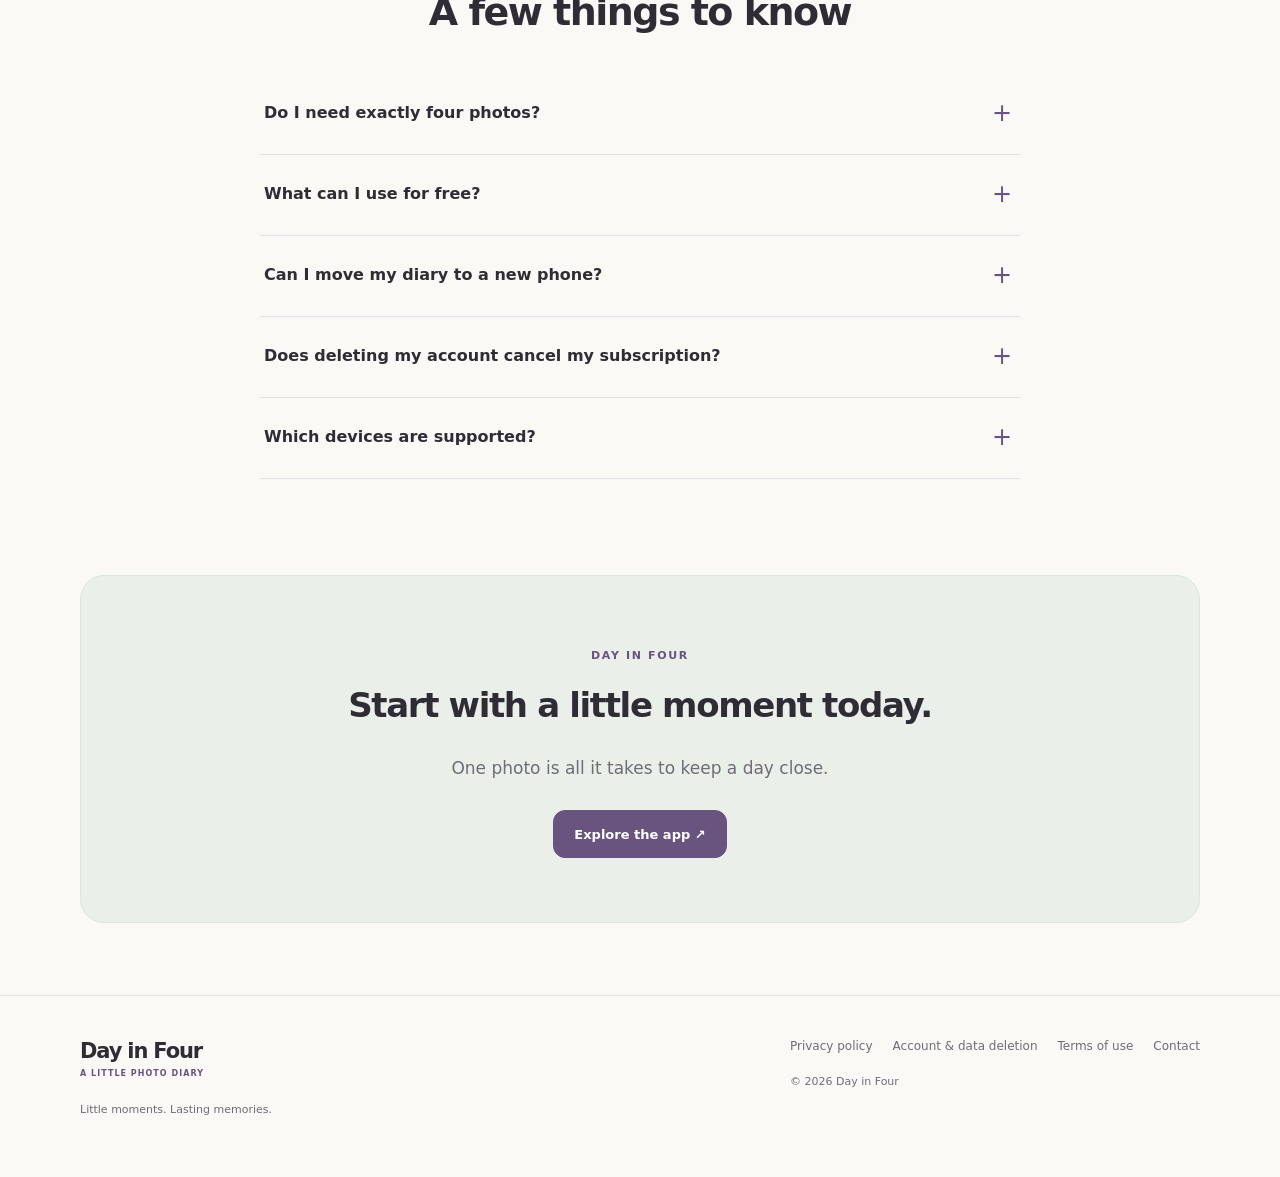
<file: index.en.html>
<!doctype html>
<html lang="en"><head><meta charset="utf-8"><meta name="viewport" content="width=device-width, initial-scale=1">
<meta name="description" content="A little photo diary for everyday moments. Start with one to four photos, create photo keepsakes, and keep your memories in monthly PDF diary books."><meta name="theme-color" content="#faf9f6">
<meta property="og:title" content="Little moments. Lasting memories. · Day in Four"><meta property="og:description" content="A little photo diary for everyday moments. Start with one to four photos, create photo keepsakes, and keep your memories in monthly PDF diary books."><meta property="og:type" content="website"><meta property="og:locale" content="en_US"><meta property="og:locale:alternate" content="ko_KR">
<title>Little moments. Lasting memories. · Day in Four</title><link rel="stylesheet" href="styles.css"><link rel="alternate" hreflang="ko" href="index.html"><link rel="alternate" hreflang="en" href="index.en.html"><link rel="alternate" hreflang="x-default" href="index.en.html"></head>
<body><a class="skip" href="#main">Skip to content</a><header><div class="wrap"><a class="brand" href="index.en.html">Day in Four<small>A LITTLE PHOTO DIARY</small></a><button class="menu-toggle" aria-expanded="false" aria-controls="navigation">Menu</button><nav id="navigation" aria-label="Main navigation"><a href="index.en.html#story">Your diary</a><a href="index.en.html#booth">Photo booth</a><a href="index.en.html#book">Diary books</a><a href="guide.en.html">Explore</a><a href="support.en.html">Support</a><span class="language-switch" aria-label="Language"><a href="index.html" lang="ko" hreflang="ko">한국어</a><a href="index.en.html" lang="en" hreflang="en" aria-current="true">EN</a></span></nav></div></header>
<main id="main">
<div class="wrap"><section class="hero"><div><span class="eyebrow">A LITTLE DIARY, A LASTING MEMORY</span><h1>Little moments today.<br><em>Memories to keep.</em></h1><p class="lead">A photo, a few words, a little piece of your day.<br>Turn your everyday stories into photo keepsakes and monthly diary books.</p><div class="actions"><a class="button primary" data-store href="https://play.google.com/store/apps/details?id=com.fourfold.journal">Get it on Google Play</a><a class="button" href="#story">See how it works ↓</a></div><p class="muted">Android · 1–4 photos · Your own little diary</p></div><div class="hero-art" aria-label="App and keepsake previews"><figure class=""><button class="zoom" data-full="assets/screens/diary-minimal.png" aria-label="Enlarge: Photo minimal · diary entry"><img src="assets/screens/diary-minimal.webp" alt="Photo minimal · diary entry" width="1080" height="2400" loading="eager"></button><figcaption>Real app screen · sample entry in Korean</figcaption></figure><figure class=""><button class="zoom" data-full="assets/exports/keepsake-grid.png" aria-label="Enlarge: Four-square · original PNG"><img src="assets/exports/keepsake-grid.webp" alt="Four-square · original PNG" width="1800" height="2400" loading="eager"></button><figcaption>A keepsake made in the app · Korean sample</figcaption></figure></div></section><div class="ribbon" aria-label="Explore the main features"><a href="#story"><b>01 · DIARY</b><span>Capture your day</span></a><a href="#booth"><b>02 · PHOTO BOOTH</b><span>Make a photo keepsake</span></a><a href="#book"><b>03 · DIARY BOOK</b><span>Keep it in a diary book</span></a></div>
<section class="section" id="story"><div class="section-heading"><span class="eyebrow">YOUR EVERYDAY STORY</span><h2>Ordinary days.<br>Worth remembering.</h2><p class="lead">Morning coffee. A flower on your walk. Dinner together.<br>A few photos and a little story are all you need.</p></div><div class="steps"><article><span class="number">01</span><h3>Pick your photos</h3><p>Take a photo or choose one to four from your library.</p><figure class=""><button class="zoom" data-full="assets/screens/writer-start.png" aria-label="Enlarge: Take a photo or add photos"><img src="assets/screens/writer-start.webp" alt="Take a photo or add photos" width="1080" height="2400" loading="lazy"></button><figcaption>Take a photo or add photos</figcaption></figure></article><article><span class="number">02</span><h3>Put your day in place</h3><p>Arrange your photos just the way you like.</p><figure class=""><button class="zoom" data-full="assets/screens/writer-library.png" aria-label="Enlarge: Choose photos from the library"><img src="assets/screens/writer-library.webp" alt="Choose photos from the library" width="1080" height="2400" loading="lazy"></button><figcaption>Choose photos from the library</figcaption></figure></article><article><span class="number">03</span><h3>Add a little story</h3><p>Save a few words, your mood, and the weather.</p><figure class=""><button class="zoom" data-full="assets/screens/writer-four-photos.png" aria-label="Enlarge: Four photos and a little story"><img src="assets/screens/writer-four-photos.webp" alt="Four photos and a little story" width="1080" height="2400" loading="lazy"></button><figcaption>Four photos and a little story</figcaption></figure></article></div></section></div>
<section class="section tint" id="booth"><div class="wrap"><div class="split"><div><span class="eyebrow">THE LITTLE PHOTO BOOTH</span><h2>From a diary photo<br>to a little keepsake.</h2><p>One photo for an instant print feel. Four for a photo booth frame.<br>Find the right layout for your memories.</p><span class="badge">PLUS · Save &amp; share images / Free previews</span><p class="muted">Explore real examples exported from the app.</p><div class="choices" aria-label="Number of photos" data-choice="count"><button aria-pressed="false" data-value="1">1 photo</button><button aria-pressed="false" data-value="2">2 photos</button><button aria-pressed="false" data-value="3">3 photos</button><button aria-pressed="true" data-value="4">4 photos</button></div><div class="choices" id="layout-choices" aria-label="Four-photo layout" data-choice="layout"><button aria-pressed="false" data-value="4">Photo strip</button><button aria-pressed="true" data-value="grid">Four-photo grid</button><button aria-pressed="false" data-value="twin">Twin strips</button></div><a href="guide.en.html?group=booth">Explore the photo booth →</a></div><div class="showcase" id="booth-preview"><figure class=""><button class="zoom" data-full="assets/exports/keepsake-grid.png" aria-label="Enlarge: Four-square · original PNG"><img src="assets/exports/keepsake-grid.webp" alt="Four-square · original PNG" width="1800" height="2400" loading="lazy"></button><figcaption>Four-square · original PNG</figcaption></figure></div></div><div class="frame-strip"><figure class=""><button class="zoom" data-full="assets/frames/frame-atelier.png" aria-label="Enlarge: Atelier · frame preview"><img src="assets/frames/frame-atelier.webp" alt="Atelier · frame preview" width="300" height="900" loading="lazy"></button><figcaption>Atelier · frame preview</figcaption></figure><figure class=""><button class="zoom" data-full="assets/frames/frame-bloom.png" aria-label="Enlarge: Blossom · frame preview"><img src="assets/frames/frame-bloom.webp" alt="Blossom · frame preview" width="300" height="900" loading="lazy"></button><figcaption>Blossom · frame preview</figcaption></figure><figure class=""><button class="zoom" data-full="assets/frames/frame-midnight.png" aria-label="Enlarge: Midnight · frame preview"><img src="assets/frames/frame-midnight.webp" alt="Midnight · frame preview" width="300" height="900" loading="lazy"></button><figcaption>Midnight · frame preview</figcaption></figure><figure class=""><button class="zoom" data-full="assets/frames/frame-picnic.png" aria-label="Enlarge: Picnic · frame preview"><img src="assets/frames/frame-picnic.webp" alt="Picnic · frame preview" width="300" height="900" loading="lazy"></button><figcaption>Picnic · frame preview</figcaption></figure><figure class=""><button class="zoom" data-full="assets/frames/frame-postcard.png" aria-label="Enlarge: Airmail · frame preview"><img src="assets/frames/frame-postcard.webp" alt="Airmail · frame preview" width="300" height="900" loading="lazy"></button><figcaption>Airmail · frame preview</figcaption></figure><figure class=""><button class="zoom" data-full="assets/frames/frame-birthday.png" aria-label="Enlarge: Make a wish · frame preview"><img src="assets/frames/frame-birthday.webp" alt="Make a wish · frame preview" width="300" height="900" loading="lazy"></button><figcaption>Make a wish · frame preview</figcaption></figure><figure class=""><button class="zoom" data-full="assets/frames/frame-ribbon.png" aria-label="Enlarge: Ribbon · frame preview"><img src="assets/frames/frame-ribbon.webp" alt="Ribbon · frame preview" width="300" height="900" loading="lazy"></button><figcaption>Ribbon · frame preview</figcaption></figure><figure class=""><button class="zoom" data-full="assets/frames/frame-sea.png" aria-label="Enlarge: Seaside · frame preview"><img src="assets/frames/frame-sea.webp" alt="Seaside · frame preview" width="300" height="900" loading="lazy"></button><figcaption>Seaside · frame preview</figcaption></figure></div><p class="muted">Eight frame designs · These samples are independent of the photo-count preview above.</p></div></section>
<section class="section wrap"><div class="split"><figure class="phone"><button class="zoom" data-full="assets/screens/calendar-minimal.png" aria-label="Enlarge: Photo minimal · photo calendar"><img src="assets/screens/calendar-minimal.webp" alt="Photo minimal · photo calendar" width="1080" height="2400" loading="lazy"></button><figcaption>Real photo calendar · sample entries</figcaption></figure><div><span class="eyebrow">DAYS TO COME BACK TO</span><h2>Tap a date.<br>Revisit a memory.</h2><p class="lead">A calendar filled with little glimpses of your life.<br>Even an ordinary day can become a favorite memory.</p><p>Browse your journal or photo calendar<br>and return to a day you want to remember.</p></div></div></section>
<section class="section tint" id="book"><div class="wrap"><div class="split"><div><span class="eyebrow">A MONTH, BOUND TOGETHER</span><h2>A month of memories.<br>A book of your own.</h2><p>Choose a cover, a title, and the entries you love.<br>Bring those little days together in a monthly PDF.</p><span class="badge">PLUS · Save &amp; share PDFs / Free previews</span><div class="choices" data-choice="book" aria-label="Diary book page layout"><button aria-pressed="true" data-value="one">One entry per page</button><button aria-pressed="false" data-value="two">Two entries per page</button></div><a class="button" href="assets/sample-diary-book.pdf" target="_blank" rel="noopener">Open a sample PDF ↗</a><p class="muted">A digital PDF file. Printing, binding, and delivery are not included. The sample PDF contains Korean text.</p></div><div class="book-preview"><figure class=""><button class="zoom" data-full="assets/exports/book-cover.png" aria-label="Enlarge: Monthly PDF · original cover"><img src="assets/exports/book-cover.webp" alt="Monthly PDF · sample cover" width="595" height="842" loading="lazy"></button><figcaption>Monthly PDF · sample cover</figcaption></figure><div id="book-preview"><figure class=""><button class="zoom" data-full="assets/exports/book-page-one.png" aria-label="Enlarge: Monthly PDF · one entry per page"><img src="assets/exports/book-page-one.webp" alt="Monthly PDF · one entry per page" width="893" height="1263" loading="lazy"></button><figcaption>Monthly PDF · one entry per page</figcaption></figure></div></div></div><div class="mini-steps"><figure class=""><button class="zoom" data-full="assets/screens/book-cover-editor.png" aria-label="Enlarge: Diary book · choose a cover"><img src="assets/screens/book-cover-editor.webp" alt="Diary book · choose a cover" width="1080" height="2400" loading="lazy"></button><figcaption>01 · Choose a cover color</figcaption></figure><figure class=""><button class="zoom" data-full="assets/screens/book-title-editor.png" aria-label="Enlarge: Diary book · add a title"><img src="assets/screens/book-title-editor.webp" alt="Diary book · add a title" width="1080" height="2400" loading="lazy"></button><figcaption>02 · Give it a title</figcaption></figure><figure class=""><button class="zoom" data-full="assets/screens/book-pages-editor.png" aria-label="Enlarge: Diary book · page layout"><img src="assets/screens/book-pages-editor.webp" alt="Diary book · page layout" width="1080" height="2400" loading="lazy"></button><figcaption>03 · Pick a page layout</figcaption></figure><figure class=""><button class="zoom" data-full="assets/screens/book-entries-editor.png" aria-label="Enlarge: Diary book · select entries"><img src="assets/screens/book-entries-editor.webp" alt="Diary book · select entries" width="1080" height="2400" loading="lazy"></button><figcaption>04 · Select your entries</figcaption></figure></div></div></section>
<section class="section wrap"><div class="split"><div id="theme-preview"><figure class="phone"><button class="zoom" data-full="assets/screens/diary-minimal.png" aria-label="Enlarge: Photo minimal · diary entry"><img src="assets/screens/diary-minimal.webp" alt="Photo minimal · diary entry" width="1080" height="2400" loading="lazy"></button><figcaption>Photo Minimal</figcaption></figure></div><div><span class="eyebrow">SAME MEMORIES, YOUR MOOD</span><h2>Your memories.<br>Your kind of mood.</h2><p>Photo Minimal, a quiet Paper Diary, or a soft Album.<br>Find your favorite among three free themes.</p><div class="choices" data-choice="theme" aria-label="App theme"><button aria-pressed="true" data-value="minimal">Minimal</button><button aria-pressed="false" data-value="paper">Paper Diary</button><button aria-pressed="false" data-value="album">Album</button></div><a href="guide.en.html">Browse all app screens →</a></div></div></section>
<section class="wrap section"><div class="features"><article><span class="number">CAPTURE</span><h3>Right from your home screen</h3><p>Tap an empty space in the daily photo widget to take a photo and add it to today’s draft.</p></article><article><span class="number">MAKE IT YOURS</span><h3>Make it feel like you</h3><p>Frames, filters, stickers, and drawings. Fine-tune the position and order of your photos, too.</p></article><article><span class="number">KEEP IT CLOSE</span><h3>Keep your stories close</h3><p>Your diary stays on your device. Manage your memories with app lock and file backup and restore.</p><a href="privacy.en.html">How we handle your data →</a></article></div></section>
<section class="section wrap" id="faq"><div class="faq"><span class="eyebrow">A FEW THINGS TO KNOW</span><h2>A few things to know</h2><details><summary>Do I need exactly four photos?</summary><p>No. Both diary entries and the photo booth work with one to four photos.</p></details><details><summary>What can I use for free?</summary><p>Diary entries, the calendar, themes, widgets, basic photo editing, app lock, and manual file backup and restore are free. The free version shows a journal banner and limited full-screen ads after an entry is saved. An active Plus subscription removes both ad formats and includes saving and sharing photo booth images and monthly PDFs. Check the purchase screen in the released app for pricing and availability.</p></details><details><summary>Can I move my diary to a new phone?</summary><p>Yes. Create a file backup and restore it on your new device. Before uninstalling the app, keep the backup in a safe place outside the app.</p></details><details><summary>Does deleting my account cancel my subscription?</summary><p>Account deletion and Google Play subscription cancellation are separate. See the <a href="delete-account.en.html">account and data deletion guide</a>for deletion details and subscription management.</p></details><details><summary>Which devices are supported?</summary><p>Day in Four is an Android app. Download it on Google Play and check device compatibility there.</p></details></div></section><section class="wrap"><div class="closing"><span class="eyebrow">DAY IN FOUR</span><h2>Start with a little moment today.</h2><p class="lead">One photo is all it takes to keep a day close.</p><a class="button" href="guide.en.html">Explore the app ↗</a></div></section></main>
<footer class="footer"><div class="wrap"><div><a class="brand" href="index.en.html">Day in Four<small>A LITTLE PHOTO DIARY</small></a><p class="muted">Little moments. Lasting memories.</p></div><div><div class="footer-links"><a href="privacy.en.html">Privacy policy</a><a href="delete-account.en.html">Account &amp; data deletion</a><a href="terms.en.html">Terms of use</a><a href="support.en.html">Contact</a></div><p class="muted">© <span data-year>2026</span> <span data-developer>Day in Four</span></p></div></div></footer>
<dialog id="lightbox" aria-labelledby="lightbox-title"><div class="dialog-bar"><span id="lightbox-title">View full-size image</span><button aria-label="Close enlarged image" id="close-lightbox">×</button></div><img class="zoomed" alt=""><p>Real app screens or exports · sample entries may contain Korean text</p></dialog><script src="site-config.js"></script><script src="assets-data.js"></script><script src="app.js"></script></body></html>
</file>
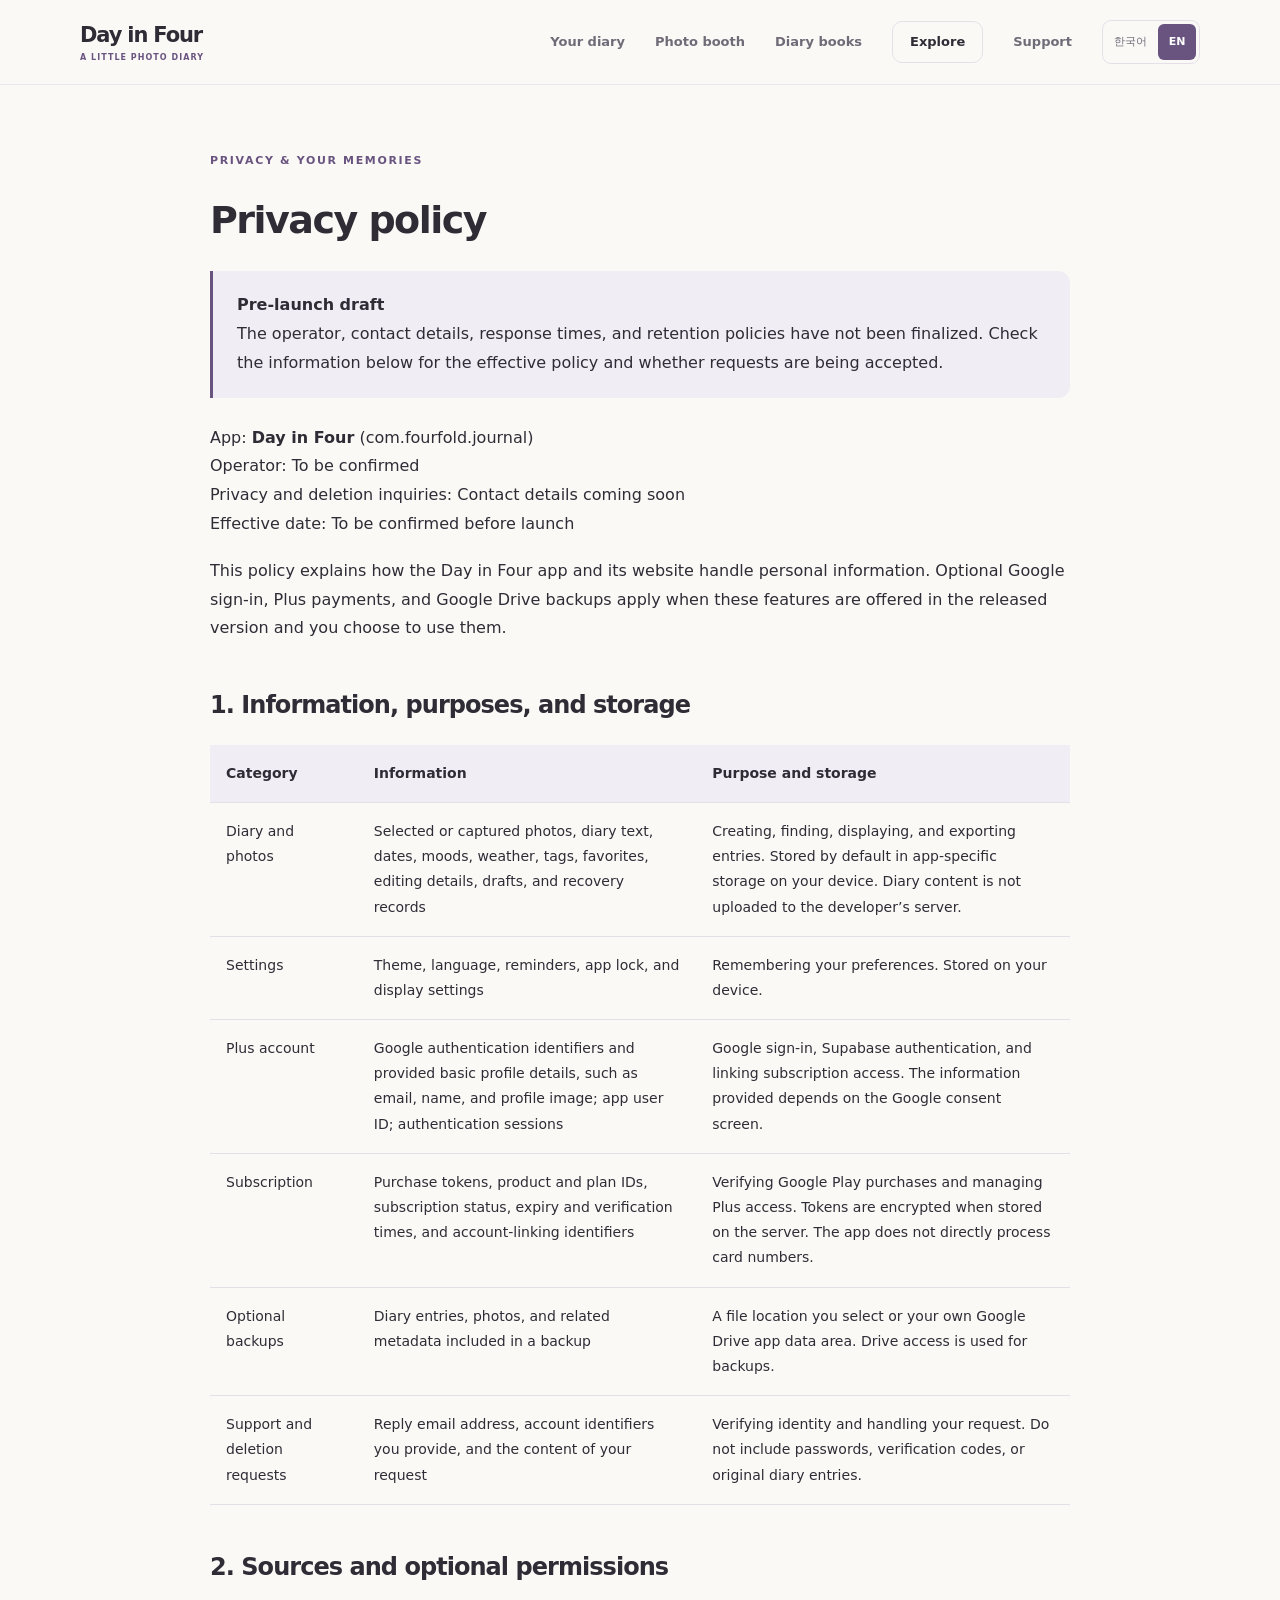
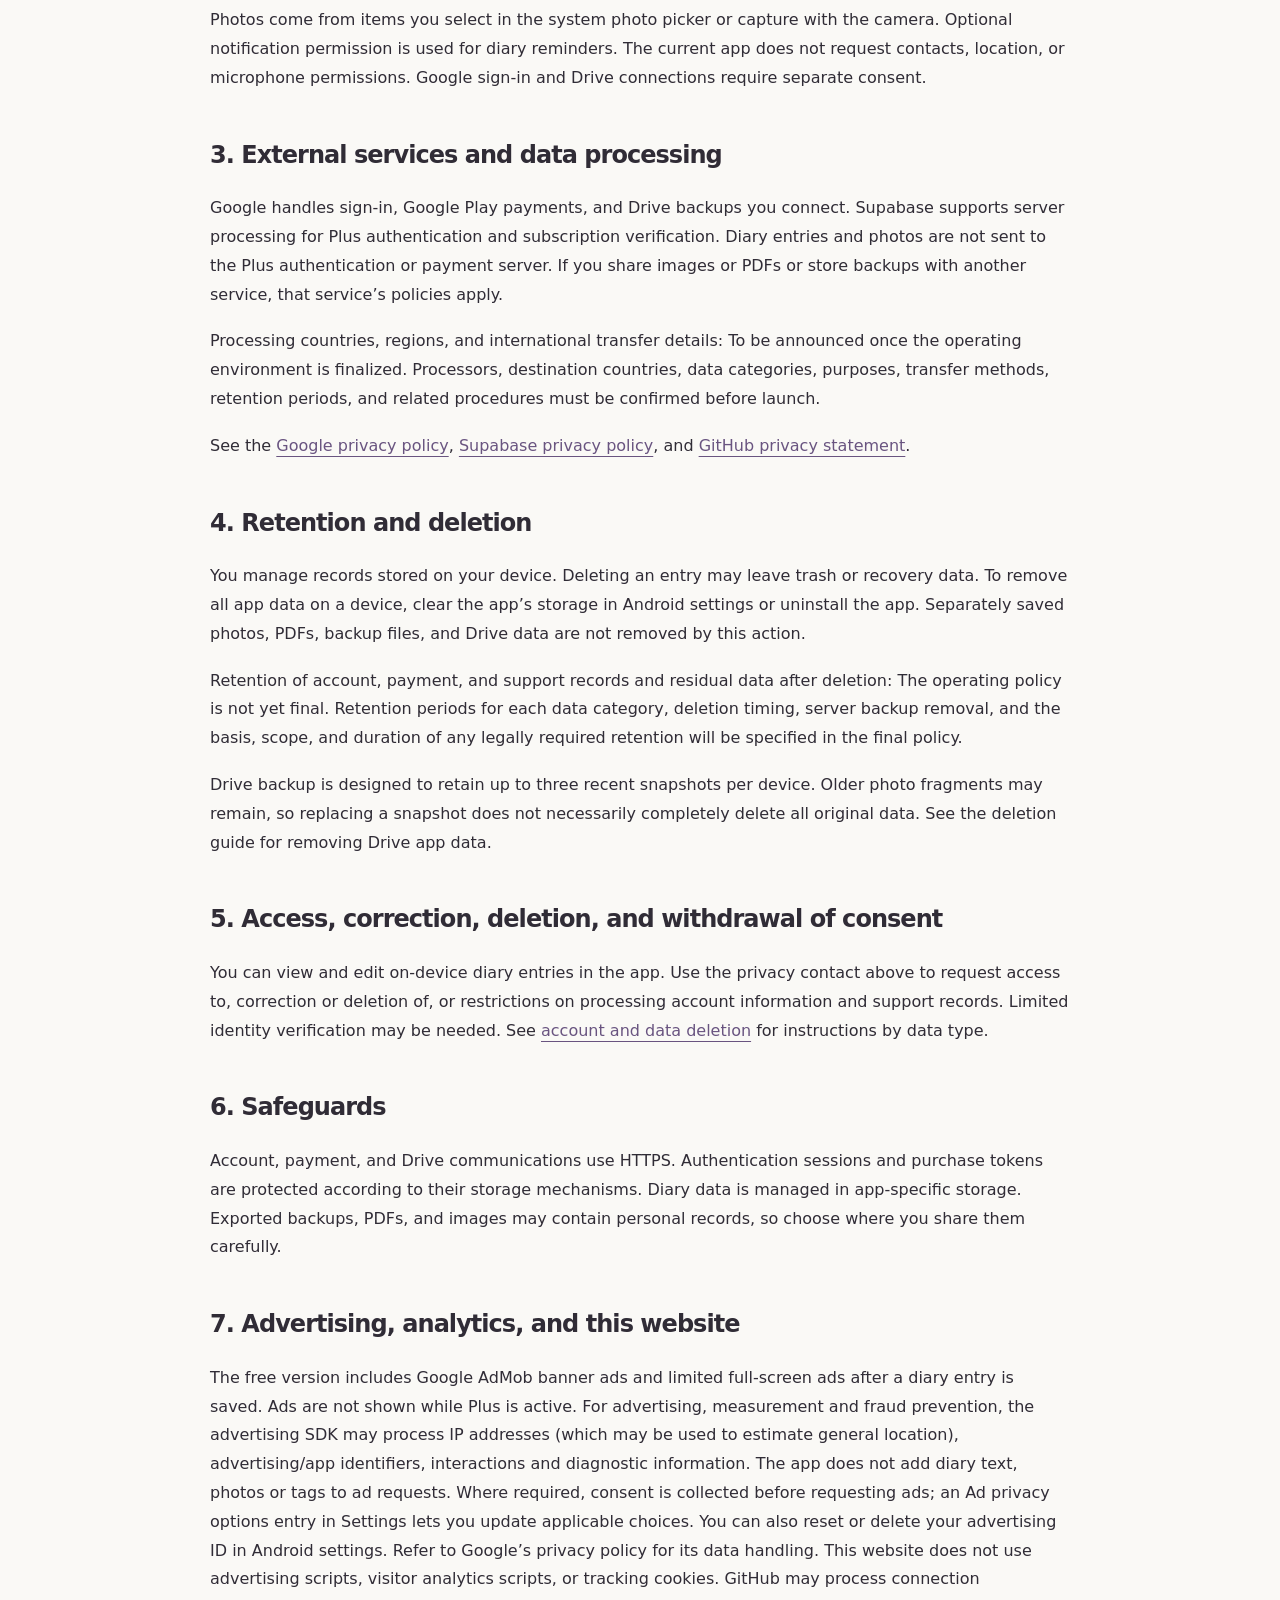
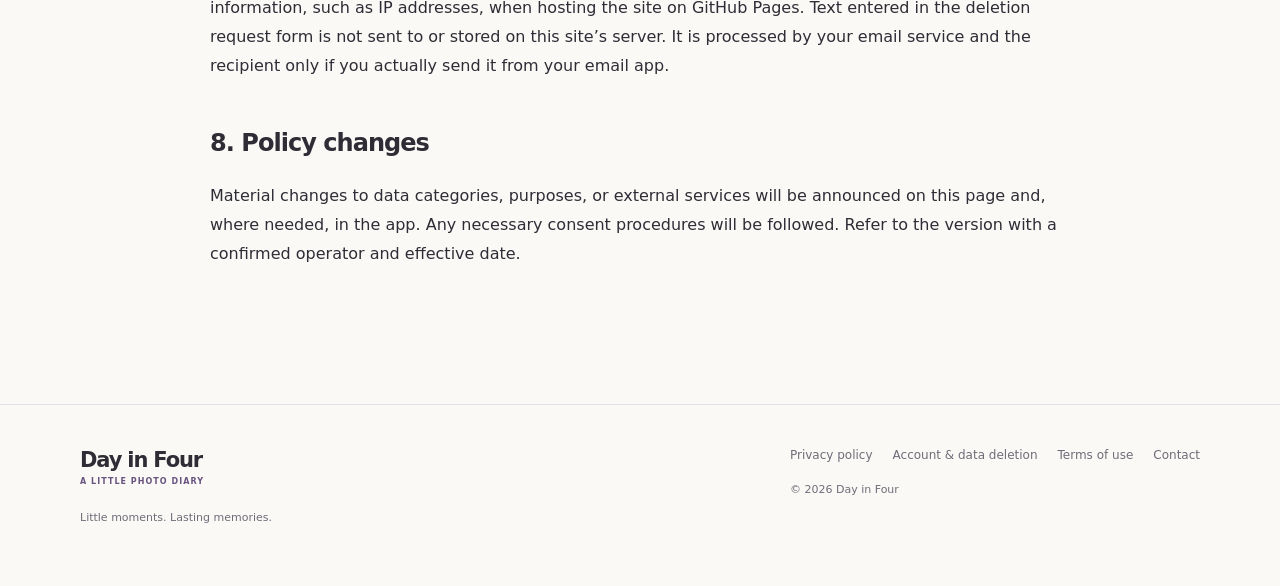
<file: privacy.en.html>
<!doctype html>
<html lang="en"><head><meta charset="utf-8"><meta name="viewport" content="width=device-width, initial-scale=1">
<meta name="description" content="How Day in Four handles on-device diary entries, optional accounts, subscriptions, backups, and privacy requests."><meta name="theme-color" content="#faf9f6">
<meta property="og:title" content="Privacy policy · Day in Four"><meta property="og:description" content="How Day in Four handles on-device diary entries, optional accounts, subscriptions, backups, and privacy requests."><meta property="og:type" content="website"><meta property="og:locale" content="en_US"><meta property="og:locale:alternate" content="ko_KR">
<title>Privacy policy · Day in Four</title><link rel="stylesheet" href="styles.css"><link rel="alternate" hreflang="ko" href="privacy.html"><link rel="alternate" hreflang="en" href="privacy.en.html"><link rel="alternate" hreflang="x-default" href="privacy.en.html"></head>
<body><a class="skip" href="#main">Skip to content</a><header><div class="wrap"><a class="brand" href="index.en.html">Day in Four<small>A LITTLE PHOTO DIARY</small></a><button class="menu-toggle" aria-expanded="false" aria-controls="navigation">Menu</button><nav id="navigation" aria-label="Main navigation"><a href="index.en.html#story">Your diary</a><a href="index.en.html#booth">Photo booth</a><a href="index.en.html#book">Diary books</a><a href="guide.en.html">Explore</a><a href="support.en.html">Support</a><span class="language-switch" aria-label="Language"><a href="privacy.html" lang="ko" hreflang="ko">한국어</a><a href="privacy.en.html" lang="en" hreflang="en" aria-current="true">EN</a></span></nav></div></header>
<main id="main"><article class="wrap legal"><span class="eyebrow">PRIVACY &amp; YOUR MEMORIES</span>
<h1>Privacy policy</h1><div class="notice" data-policy-notice><strong>Pre-launch draft</strong><br>
The operator, contact details, response times, and retention policies have not been finalized.
Check the information below for the effective policy and whether requests are being accepted.</div><p>App: <strong>Day in Four</strong> (com.fourfold.journal)<br>
Operator: <span data-config="developerName">To be confirmed</span><br>
Privacy and deletion inquiries: <span data-contact>Contact details coming soon</span><br>
Effective date: <span data-config="policyEffectiveDate">To be confirmed before launch</span></p>
<p>This policy explains how the Day in Four app and its website handle personal information. Optional Google sign-in, Plus payments, and Google Drive backups apply when these features are offered in the released version and you choose to use them.</p>
<h2>1. Information, purposes, and storage</h2><div class="table-scroll"><table><thead><tr><th>Category</th><th>Information</th><th>Purpose and storage</th></tr></thead><tbody>
<tr><td>Diary and photos</td><td>Selected or captured photos, diary text, dates, moods, weather, tags, favorites, editing details, drafts, and recovery records</td><td>Creating, finding, displaying, and exporting entries. Stored by default in app-specific storage on your device. Diary content is not uploaded to the developer’s server.</td></tr>
<tr><td>Settings</td><td>Theme, language, reminders, app lock, and display settings</td><td>Remembering your preferences. Stored on your device.</td></tr>
<tr><td>Plus account</td><td>Google authentication identifiers and provided basic profile details, such as email, name, and profile image; app user ID; authentication sessions</td><td>Google sign-in, Supabase authentication, and linking subscription access. The information provided depends on the Google consent screen.</td></tr>
<tr><td>Subscription</td><td>Purchase tokens, product and plan IDs, subscription status, expiry and verification times, and account-linking identifiers</td><td>Verifying Google Play purchases and managing Plus access. Tokens are encrypted when stored on the server. The app does not directly process card numbers.</td></tr>
<tr><td>Optional backups</td><td>Diary entries, photos, and related metadata included in a backup</td><td>A file location you select or your own Google Drive app data area. Drive access is used for backups.</td></tr>
<tr><td>Support and deletion requests</td><td>Reply email address, account identifiers you provide, and the content of your request</td><td>Verifying identity and handling your request. Do not include passwords, verification codes, or original diary entries.</td></tr>
</tbody></table></div>
<h2>2. Sources and optional permissions</h2><p>Photos come from items you select in the system photo picker or capture with the camera. Optional notification permission is used for diary reminders. The current app does not request contacts, location, or microphone permissions. Google sign-in and Drive connections require separate consent.</p>
<h2>3. External services and data processing</h2><p>Google handles sign-in, Google Play payments, and Drive backups you connect. Supabase supports server processing for Plus authentication and subscription verification. Diary entries and photos are not sent to the Plus authentication or payment server. If you share images or PDFs or store backups with another service, that service’s policies apply.</p>
<p>Processing countries, regions, and international transfer details: <span data-config="processingRegion">To be announced once the operating environment is finalized. Processors, destination countries, data categories, purposes, transfer methods, retention periods, and related procedures must be confirmed before launch.</span></p>
<p>See the <a href="https://policies.google.com/privacy">Google privacy policy</a>, <a href="https://supabase.com/privacy">Supabase privacy policy</a>, and <a href="https://docs.github.com/en/site-policy/privacy-policies/github-general-privacy-statement">GitHub privacy statement</a>.</p>
<h2>4. Retention and deletion</h2><p>You manage records stored on your device. Deleting an entry may leave trash or recovery data. To remove all app data on a device, clear the app’s storage in Android settings or uninstall the app. Separately saved photos, PDFs, backup files, and Drive data are not removed by this action.</p>
<p>Retention of account, payment, and support records and residual data after deletion: <span data-config="retentionPolicy">The operating policy is not yet final. Retention periods for each data category, deletion timing, server backup removal, and the basis, scope, and duration of any legally required retention will be specified in the final policy.</span></p>
<p>Drive backup is designed to retain up to three recent snapshots per device. Older photo fragments may remain, so replacing a snapshot does not necessarily completely delete all original data. See the deletion guide for removing Drive app data.</p>
<h2>5. Access, correction, deletion, and withdrawal of consent</h2><p>You can view and edit on-device diary entries in the app. Use the privacy contact above to request access to, correction or deletion of, or restrictions on processing account information and support records. Limited identity verification may be needed. See <a href="delete-account.en.html">account and data deletion</a> for instructions by data type.</p>
<h2>6. Safeguards</h2><p>Account, payment, and Drive communications use HTTPS. Authentication sessions and purchase tokens are protected according to their storage mechanisms. Diary data is managed in app-specific storage. Exported backups, PDFs, and images may contain personal records, so choose where you share them carefully.</p>
<h2>7. Advertising, analytics, and this website</h2><p>The free version includes Google AdMob banner ads and limited full-screen ads after a diary entry is saved. Ads are not shown while Plus is active. For advertising, measurement and fraud prevention, the advertising SDK may process IP addresses (which may be used to estimate general location), advertising/app identifiers, interactions and diagnostic information. The app does not add diary text, photos or tags to ad requests. Where required, consent is collected before requesting ads; an Ad privacy options entry in Settings lets you update applicable choices. You can also reset or delete your advertising ID in Android settings. Refer to Google’s privacy policy for its data handling. This website does not use advertising scripts, visitor analytics scripts, or tracking cookies. GitHub may process connection information, such as IP addresses, when hosting the site on GitHub Pages. Text entered in the deletion request form is not sent to or stored on this site’s server. It is processed by your email service and the recipient only if you actually send it from your email app.</p>
<h2>8. Policy changes</h2><p>Material changes to data categories, purposes, or external services will be announced on this page and, where needed, in the app. Any necessary consent procedures will be followed. Refer to the version with a confirmed operator and effective date.</p></article></main>
<footer class="footer"><div class="wrap"><div><a class="brand" href="index.en.html">Day in Four<small>A LITTLE PHOTO DIARY</small></a><p class="muted">Little moments. Lasting memories.</p></div><div><div class="footer-links"><a href="privacy.en.html">Privacy policy</a><a href="delete-account.en.html">Account &amp; data deletion</a><a href="terms.en.html">Terms of use</a><a href="support.en.html">Contact</a></div><p class="muted">© <span data-year>2026</span> <span data-developer>Day in Four</span></p></div></div></footer>
<dialog id="lightbox" aria-labelledby="lightbox-title"><div class="dialog-bar"><span id="lightbox-title">View full-size image</span><button aria-label="Close enlarged image" id="close-lightbox">×</button></div><img class="zoomed" alt=""><p>Real app screens or exports · sample entries may contain Korean text</p></dialog><script src="site-config.js"></script><script src="assets-data.js"></script><script src="app.js"></script></body></html>
</file>
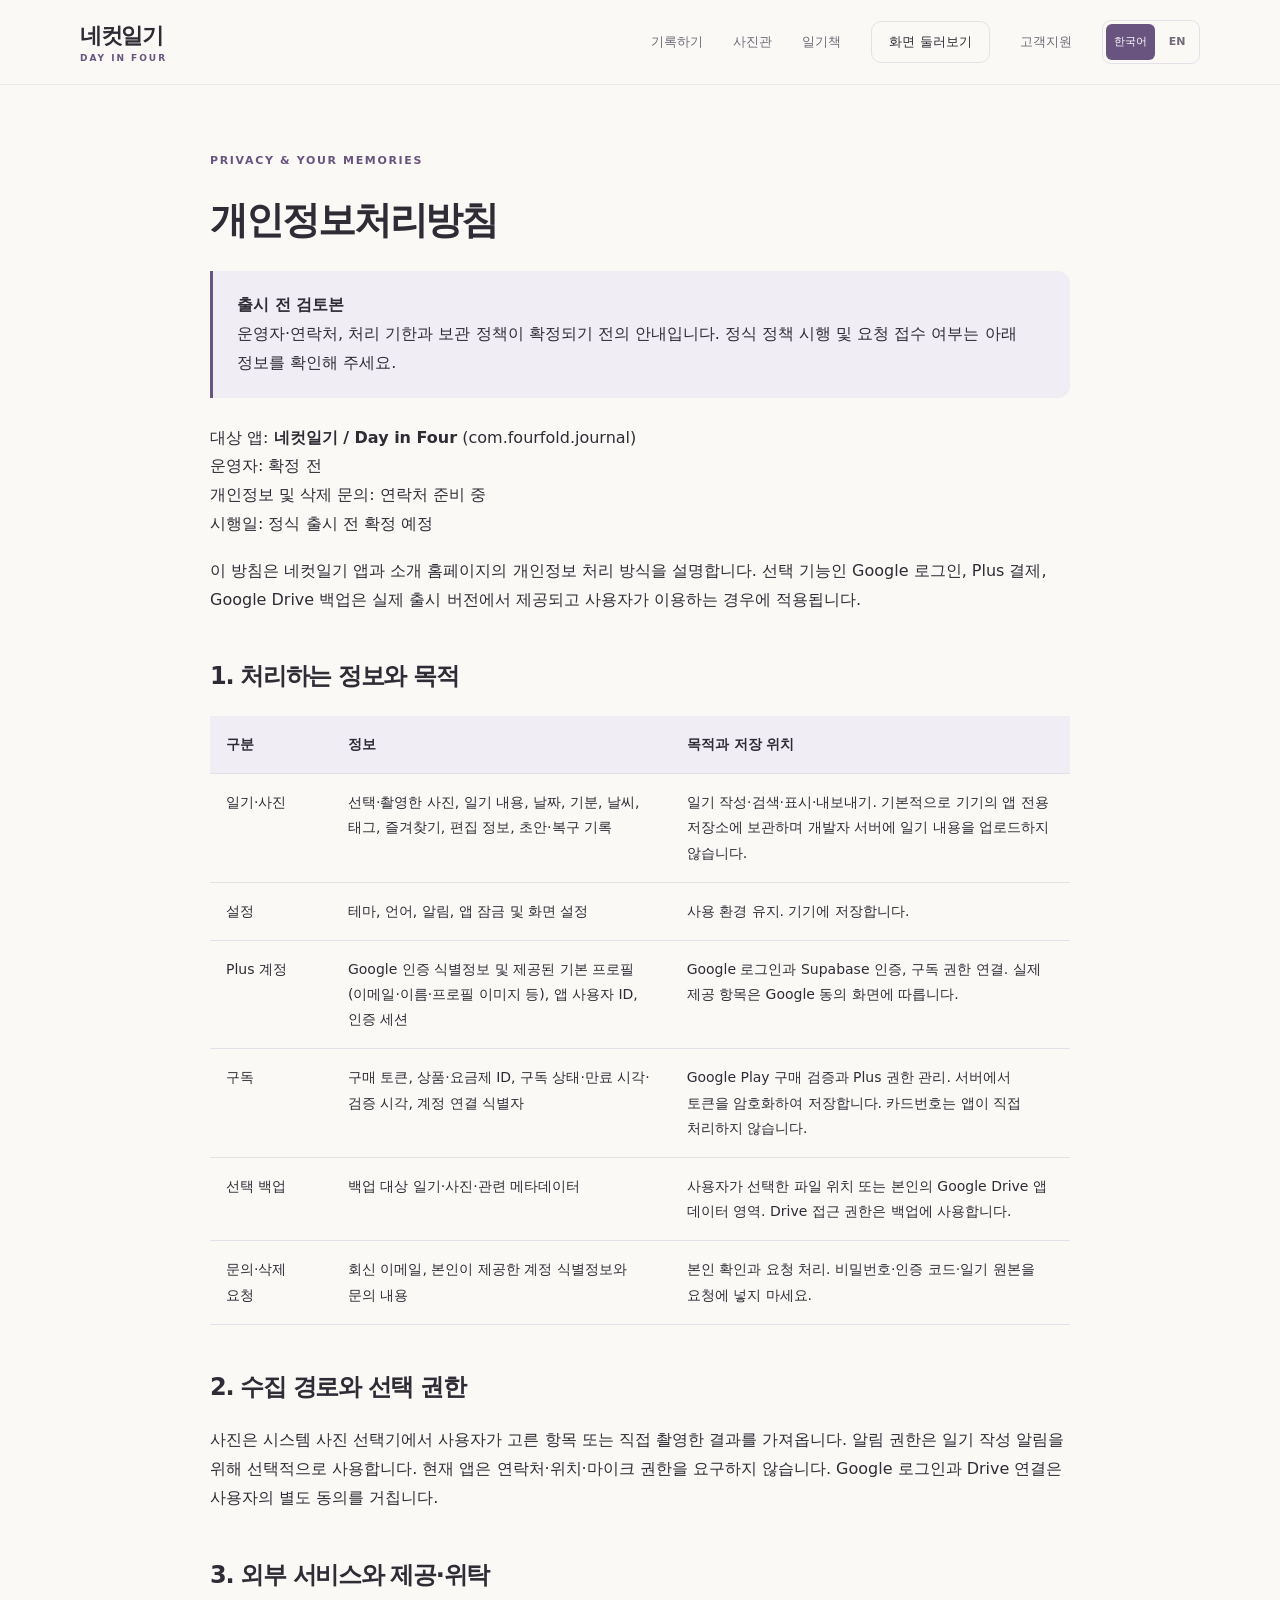
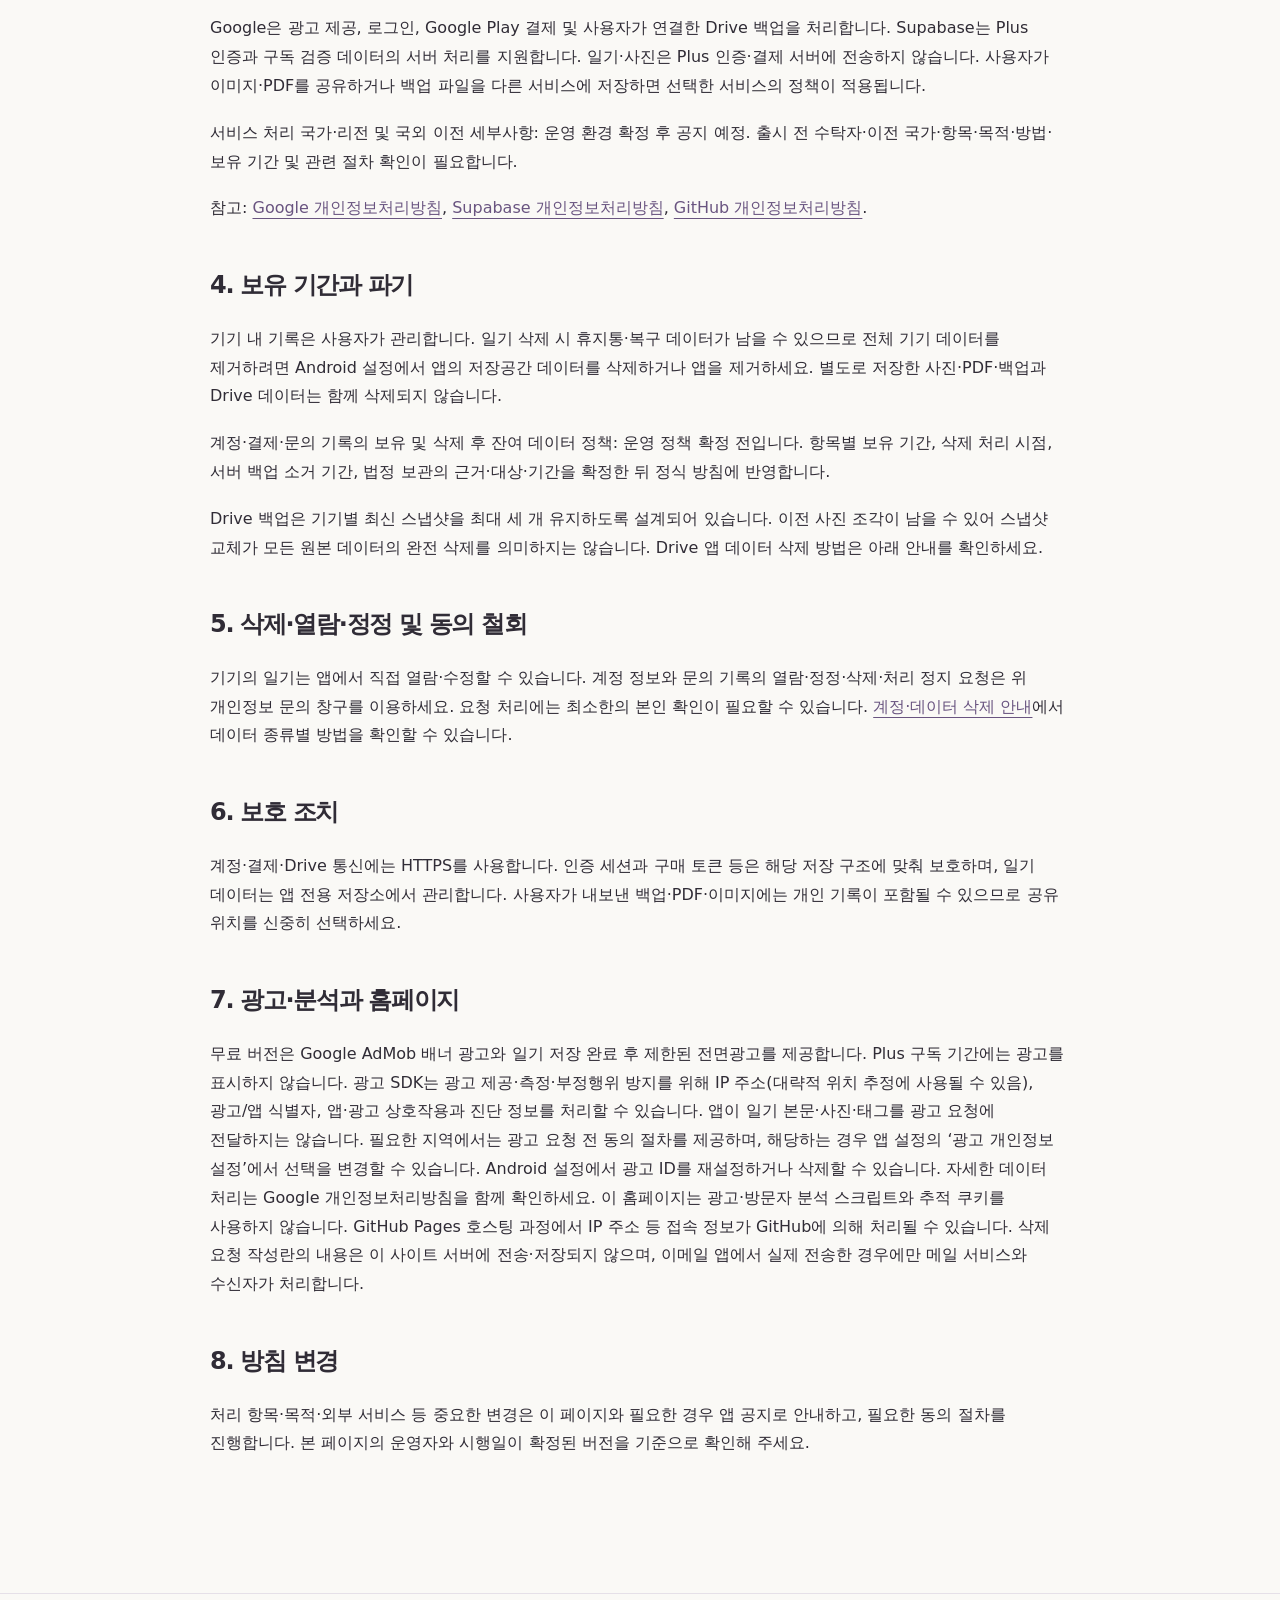
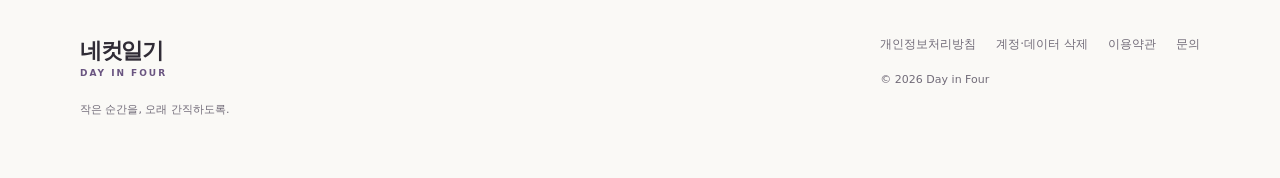
<file: privacy.html>
<!doctype html><html lang="ko"><head><meta charset="utf-8"><meta name="viewport" content="width=device-width, initial-scale=1"><meta name="description" content="네컷일기의 기기 내 일기, 선택 계정·구독·백업 데이터와 개인정보 처리 안내."><meta name="theme-color" content="#faf8f4"><meta property="og:title" content="개인정보처리방침 · 네컷일기"><meta property="og:description" content="네컷일기의 기기 내 일기, 선택 계정·구독·백업 데이터와 개인정보 처리 안내."><meta property="og:type" content="website"><title>개인정보처리방침 · 네컷일기 / Day in Four</title><link rel="stylesheet" href="styles.css"><link rel="alternate" hreflang="ko" href="privacy.html"><link rel="alternate" hreflang="en" href="privacy.en.html"><link rel="alternate" hreflang="x-default" href="privacy.en.html"></head><body><a class="skip" href="#main">본문 바로가기</a><header><div class="wrap"><a class="brand" href="index.html">네컷일기<small>DAY IN FOUR</small></a><button class="menu-toggle" aria-expanded="false" aria-controls="navigation">메뉴</button><nav id="navigation" aria-label="주 메뉴"><a href="index.html#story">기록하기</a><a href="index.html#booth">사진관</a><a href="index.html#book">일기책</a><a href="guide.html">화면 둘러보기</a><a href="support.html">고객지원</a><span class="language-switch" aria-label="Language"><a href="privacy.html" lang="ko" hreflang="ko" aria-current="true">한국어</a><a href="privacy.en.html" lang="en" hreflang="en">EN</a></span></nav></div></header><main id="main"><article class="wrap legal"><span class="eyebrow">PRIVACY & YOUR MEMORIES</span><h1>개인정보처리방침</h1><div class="notice" data-policy-notice><strong>출시 전 검토본</strong><br>운영자·연락처, 처리 기한과 보관 정책이 확정되기 전의 안내입니다. 정식 정책 시행 및 요청 접수 여부는 아래 정보를 확인해 주세요.</div><p>대상 앱: <strong>네컷일기 / Day in Four</strong> (com.fourfold.journal)<br>운영자: <span data-config="developerName">확정 전</span><br>개인정보 및 삭제 문의: <span data-contact>연락처 준비 중</span><br>시행일: <span data-config="policyEffectiveDate">정식 출시 전 확정 예정</span></p><p>이 방침은 네컷일기 앱과 소개 홈페이지의 개인정보 처리 방식을 설명합니다. 선택 기능인 Google 로그인, Plus 결제, Google Drive 백업은 실제 출시 버전에서 제공되고 사용자가 이용하는 경우에 적용됩니다.</p><h2>1. 처리하는 정보와 목적</h2><div class="table-scroll"><table><thead><tr><th>구분</th><th>정보</th><th>목적과 저장 위치</th></tr></thead><tbody><tr><td>일기·사진</td><td>선택·촬영한 사진, 일기 내용, 날짜, 기분, 날씨, 태그, 즐겨찾기, 편집 정보, 초안·복구 기록</td><td>일기 작성·검색·표시·내보내기. 기본적으로 기기의 앱 전용 저장소에 보관하며 개발자 서버에 일기 내용을 업로드하지 않습니다.</td></tr><tr><td>설정</td><td>테마, 언어, 알림, 앱 잠금 및 화면 설정</td><td>사용 환경 유지. 기기에 저장합니다.</td></tr><tr><td>Plus 계정</td><td>Google 인증 식별정보 및 제공된 기본 프로필(이메일·이름·프로필 이미지 등), 앱 사용자 ID, 인증 세션</td><td>Google 로그인과 Supabase 인증, 구독 권한 연결. 실제 제공 항목은 Google 동의 화면에 따릅니다.</td></tr><tr><td>구독</td><td>구매 토큰, 상품·요금제 ID, 구독 상태·만료 시각·검증 시각, 계정 연결 식별자</td><td>Google Play 구매 검증과 Plus 권한 관리. 서버에서 토큰을 암호화하여 저장합니다. 카드번호는 앱이 직접 처리하지 않습니다.</td></tr><tr><td>선택 백업</td><td>백업 대상 일기·사진·관련 메타데이터</td><td>사용자가 선택한 파일 위치 또는 본인의 Google Drive 앱 데이터 영역. Drive 접근 권한은 백업에 사용합니다.</td></tr><tr><td>문의·삭제 요청</td><td>회신 이메일, 본인이 제공한 계정 식별정보와 문의 내용</td><td>본인 확인과 요청 처리. 비밀번호·인증 코드·일기 원본을 요청에 넣지 마세요.</td></tr></tbody></table></div><h2>2. 수집 경로와 선택 권한</h2><p>사진은 시스템 사진 선택기에서 사용자가 고른 항목 또는 직접 촬영한 결과를 가져옵니다. 알림 권한은 일기 작성 알림을 위해 선택적으로 사용합니다. 현재 앱은 연락처·위치·마이크 권한을 요구하지 않습니다. Google 로그인과 Drive 연결은 사용자의 별도 동의를 거칩니다.</p><h2>3. 외부 서비스와 제공·위탁</h2><p>Google은 광고 제공, 로그인, Google Play 결제 및 사용자가 연결한 Drive 백업을 처리합니다. Supabase는 Plus 인증과 구독 검증 데이터의 서버 처리를 지원합니다. 일기·사진은 Plus 인증·결제 서버에 전송하지 않습니다. 사용자가 이미지·PDF를 공유하거나 백업 파일을 다른 서비스에 저장하면 선택한 서비스의 정책이 적용됩니다.</p><p>서비스 처리 국가·리전 및 국외 이전 세부사항: <span data-config="processingRegion">운영 환경 확정 후 공지 예정. 출시 전 수탁자·이전 국가·항목·목적·방법·보유 기간 및 관련 절차 확인이 필요합니다.</span></p><p>참고: <a href="https://policies.google.com/privacy">Google 개인정보처리방침</a>, <a href="https://supabase.com/privacy">Supabase 개인정보처리방침</a>, <a href="https://docs.github.com/en/site-policy/privacy-policies/github-general-privacy-statement">GitHub 개인정보처리방침</a>.</p><h2>4. 보유 기간과 파기</h2><p>기기 내 기록은 사용자가 관리합니다. 일기 삭제 시 휴지통·복구 데이터가 남을 수 있으므로 전체 기기 데이터를 제거하려면 Android 설정에서 앱의 저장공간 데이터를 삭제하거나 앱을 제거하세요. 별도로 저장한 사진·PDF·백업과 Drive 데이터는 함께 삭제되지 않습니다.</p><p>계정·결제·문의 기록의 보유 및 삭제 후 잔여 데이터 정책: <span data-config="retentionPolicy">운영 정책 확정 전입니다. 항목별 보유 기간, 삭제 처리 시점, 서버 백업 소거 기간, 법정 보관의 근거·대상·기간을 확정한 뒤 정식 방침에 반영합니다.</span></p><p>Drive 백업은 기기별 최신 스냅샷을 최대 세 개 유지하도록 설계되어 있습니다. 이전 사진 조각이 남을 수 있어 스냅샷 교체가 모든 원본 데이터의 완전 삭제를 의미하지는 않습니다. Drive 앱 데이터 삭제 방법은 아래 안내를 확인하세요.</p><h2>5. 삭제·열람·정정 및 동의 철회</h2><p>기기의 일기는 앱에서 직접 열람·수정할 수 있습니다. 계정 정보와 문의 기록의 열람·정정·삭제·처리 정지 요청은 위 개인정보 문의 창구를 이용하세요. 요청 처리에는 최소한의 본인 확인이 필요할 수 있습니다. <a href="delete-account.html">계정·데이터 삭제 안내</a>에서 데이터 종류별 방법을 확인할 수 있습니다.</p><h2>6. 보호 조치</h2><p>계정·결제·Drive 통신에는 HTTPS를 사용합니다. 인증 세션과 구매 토큰 등은 해당 저장 구조에 맞춰 보호하며, 일기 데이터는 앱 전용 저장소에서 관리합니다. 사용자가 내보낸 백업·PDF·이미지에는 개인 기록이 포함될 수 있으므로 공유 위치를 신중히 선택하세요.</p><h2>7. 광고·분석과 홈페이지</h2><p>무료 버전은 Google AdMob 배너 광고와 일기 저장 완료 후 제한된 전면광고를 제공합니다. Plus 구독 기간에는 광고를 표시하지 않습니다. 광고 SDK는 광고 제공·측정·부정행위 방지를 위해 IP 주소(대략적 위치 추정에 사용될 수 있음), 광고/앱 식별자, 앱·광고 상호작용과 진단 정보를 처리할 수 있습니다. 앱이 일기 본문·사진·태그를 광고 요청에 전달하지는 않습니다. 필요한 지역에서는 광고 요청 전 동의 절차를 제공하며, 해당하는 경우 앱 설정의 ‘광고 개인정보 설정’에서 선택을 변경할 수 있습니다. Android 설정에서 광고 ID를 재설정하거나 삭제할 수 있습니다. 자세한 데이터 처리는 Google 개인정보처리방침을 함께 확인하세요. 이 홈페이지는 광고·방문자 분석 스크립트와 추적 쿠키를 사용하지 않습니다. GitHub Pages 호스팅 과정에서 IP 주소 등 접속 정보가 GitHub에 의해 처리될 수 있습니다. 삭제 요청 작성란의 내용은 이 사이트 서버에 전송·저장되지 않으며, 이메일 앱에서 실제 전송한 경우에만 메일 서비스와 수신자가 처리합니다.</p><h2>8. 방침 변경</h2><p>처리 항목·목적·외부 서비스 등 중요한 변경은 이 페이지와 필요한 경우 앱 공지로 안내하고, 필요한 동의 절차를 진행합니다. 본 페이지의 운영자와 시행일이 확정된 버전을 기준으로 확인해 주세요.</p></article></main><footer class="footer"><div class="wrap"><div><a class="brand" href="index.html">네컷일기<small>DAY IN FOUR</small></a><p class="muted">작은 순간을, 오래 간직하도록.</p></div><div><div class="footer-links"><a href="privacy.html">개인정보처리방침</a><a href="delete-account.html">계정·데이터 삭제</a><a href="terms.html">이용약관</a><a href="support.html">문의</a></div><p class="muted">© <span data-year>2026</span> <span data-developer>Day in Four</span></p></div></div></footer><dialog id="lightbox" aria-labelledby="lightbox-title"><div class="dialog-bar"><span id="lightbox-title">이미지 크게 보기</span><button aria-label="확대 이미지 닫기" id="close-lightbox">×</button></div><img class="zoomed" alt=""><p>실제 앱 화면 또는 출력 결과 · 예시 기록</p></dialog><script src="site-config.js"></script><script src="assets-data.js"></script><script src="app.js"></script></body></html>
</file>
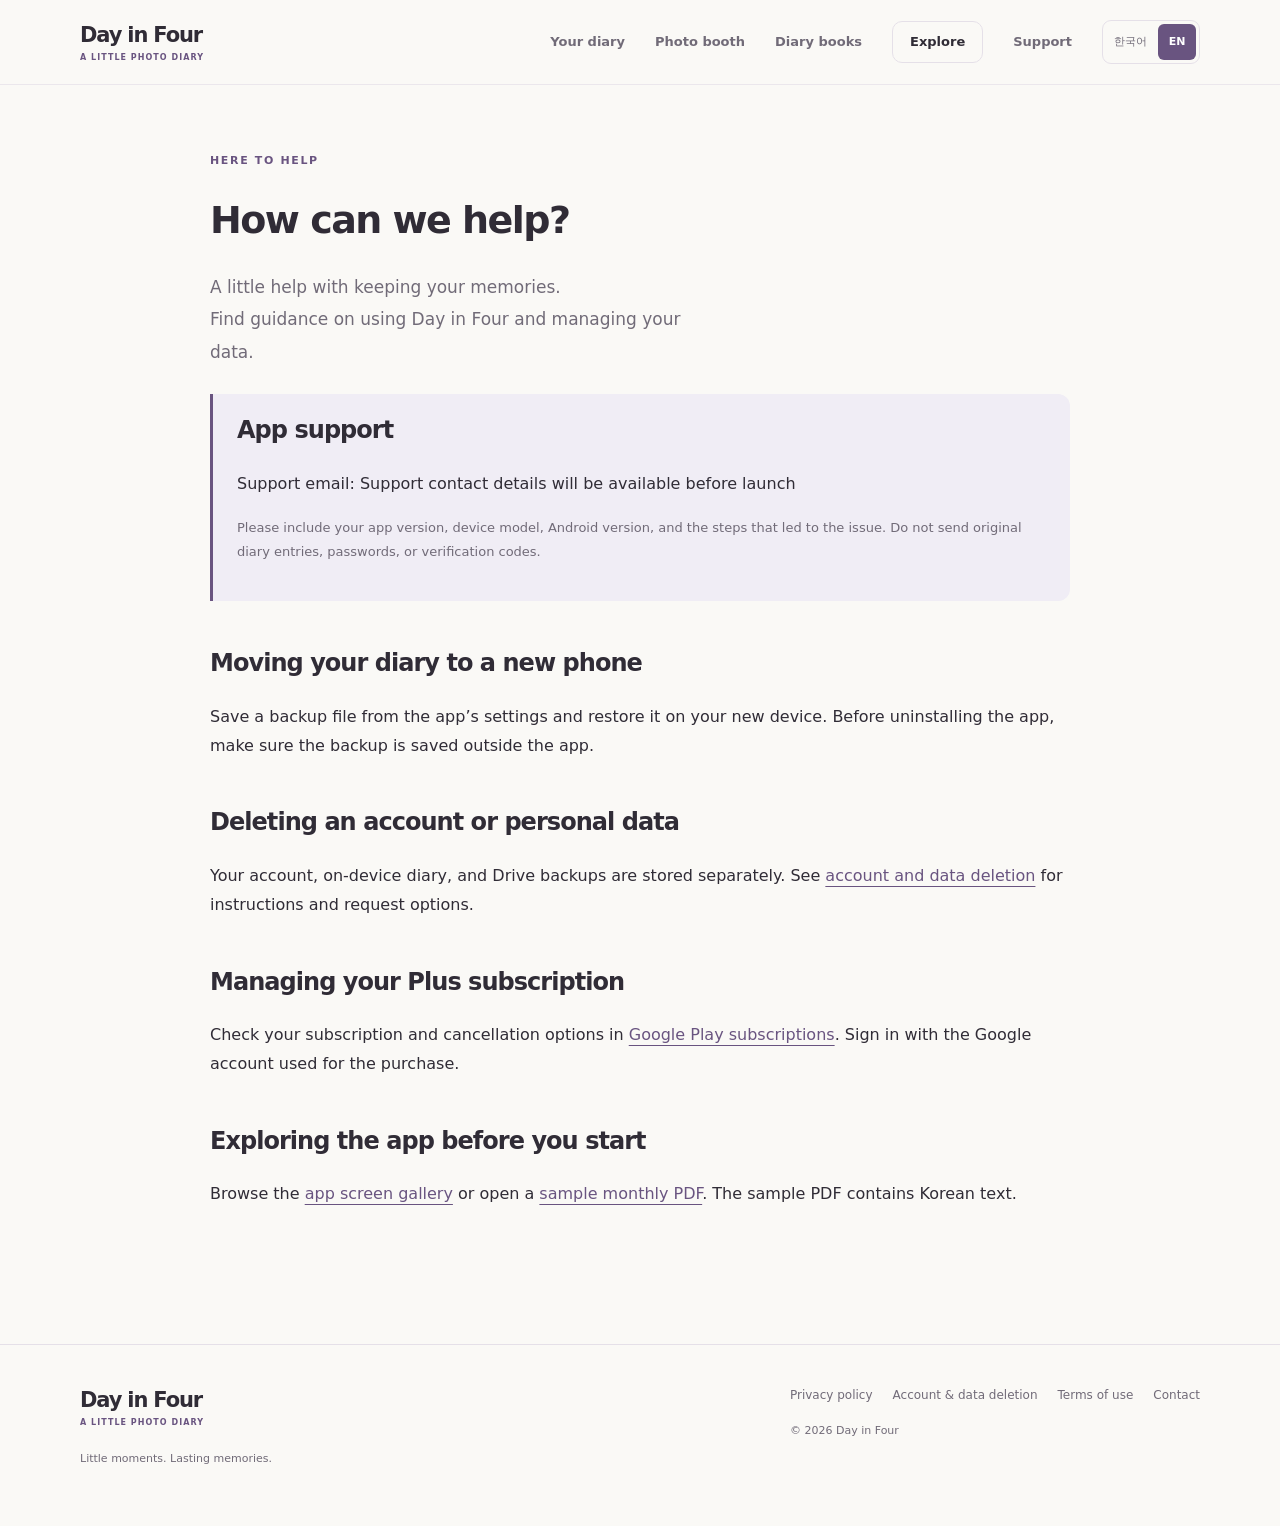
<file: support.en.html>
<!doctype html>
<html lang="en"><head><meta charset="utf-8"><meta name="viewport" content="width=device-width, initial-scale=1">
<meta name="description" content="Get help with Day in Four, moving your diary, subscriptions, and managing your data."><meta name="theme-color" content="#faf9f6">
<meta property="og:title" content="Support · Day in Four"><meta property="og:description" content="Get help with Day in Four, moving your diary, subscriptions, and managing your data."><meta property="og:type" content="website"><meta property="og:locale" content="en_US"><meta property="og:locale:alternate" content="ko_KR">
<title>Support · Day in Four</title><link rel="stylesheet" href="styles.css"><link rel="alternate" hreflang="ko" href="support.html"><link rel="alternate" hreflang="en" href="support.en.html"><link rel="alternate" hreflang="x-default" href="support.en.html"></head>
<body><a class="skip" href="#main">Skip to content</a><header><div class="wrap"><a class="brand" href="index.en.html">Day in Four<small>A LITTLE PHOTO DIARY</small></a><button class="menu-toggle" aria-expanded="false" aria-controls="navigation">Menu</button><nav id="navigation" aria-label="Main navigation"><a href="index.en.html#story">Your diary</a><a href="index.en.html#booth">Photo booth</a><a href="index.en.html#book">Diary books</a><a href="guide.en.html">Explore</a><a href="support.en.html">Support</a><span class="language-switch" aria-label="Language"><a href="support.html" lang="ko" hreflang="ko">한국어</a><a href="support.en.html" lang="en" hreflang="en" aria-current="true">EN</a></span></nav></div></header>
<main id="main"><article class="wrap legal"><span class="eyebrow">HERE TO HELP</span>
<h1>How can we help?</h1><p class="lead">A little help with keeping your memories.<br>Find guidance on using Day in Four and managing your data.</p>
<div class="notice"><h2 style="margin-top:0">App support</h2><p>Support email: <span data-contact>Support contact details will be available before launch</span></p>
<p class="muted">Please include your app version, device model, Android version, and the steps that led to the issue. Do not send original diary entries, passwords, or verification codes.</p></div>
<h2>Moving your diary to a new phone</h2><p>Save a backup file from the app’s settings and restore it on your new device. Before uninstalling the app, make sure the backup is saved outside the app.</p>
<h2>Deleting an account or personal data</h2><p>Your account, on-device diary, and Drive backups are stored separately. See <a href="delete-account.en.html">account and data deletion</a> for instructions and request options.</p>
<h2>Managing your Plus subscription</h2><p>Check your subscription and cancellation options in <a href="https://play.google.com/store/account/subscriptions">Google Play subscriptions</a>. Sign in with the Google account used for the purchase.</p>
<h2>Exploring the app before you start</h2><p>Browse the <a href="guide.en.html">app screen gallery</a> or open a <a href="assets/sample-diary-book.pdf">sample monthly PDF</a>. The sample PDF contains Korean text.</p></article></main>
<footer class="footer"><div class="wrap"><div><a class="brand" href="index.en.html">Day in Four<small>A LITTLE PHOTO DIARY</small></a><p class="muted">Little moments. Lasting memories.</p></div><div><div class="footer-links"><a href="privacy.en.html">Privacy policy</a><a href="delete-account.en.html">Account &amp; data deletion</a><a href="terms.en.html">Terms of use</a><a href="support.en.html">Contact</a></div><p class="muted">© <span data-year>2026</span> <span data-developer>Day in Four</span></p></div></div></footer>
<dialog id="lightbox" aria-labelledby="lightbox-title"><div class="dialog-bar"><span id="lightbox-title">View full-size image</span><button aria-label="Close enlarged image" id="close-lightbox">×</button></div><img class="zoomed" alt=""><p>Real app screens or exports · sample entries may contain Korean text</p></dialog><script src="site-config.js"></script><script src="assets-data.js"></script><script src="app.js"></script></body></html>
</file>
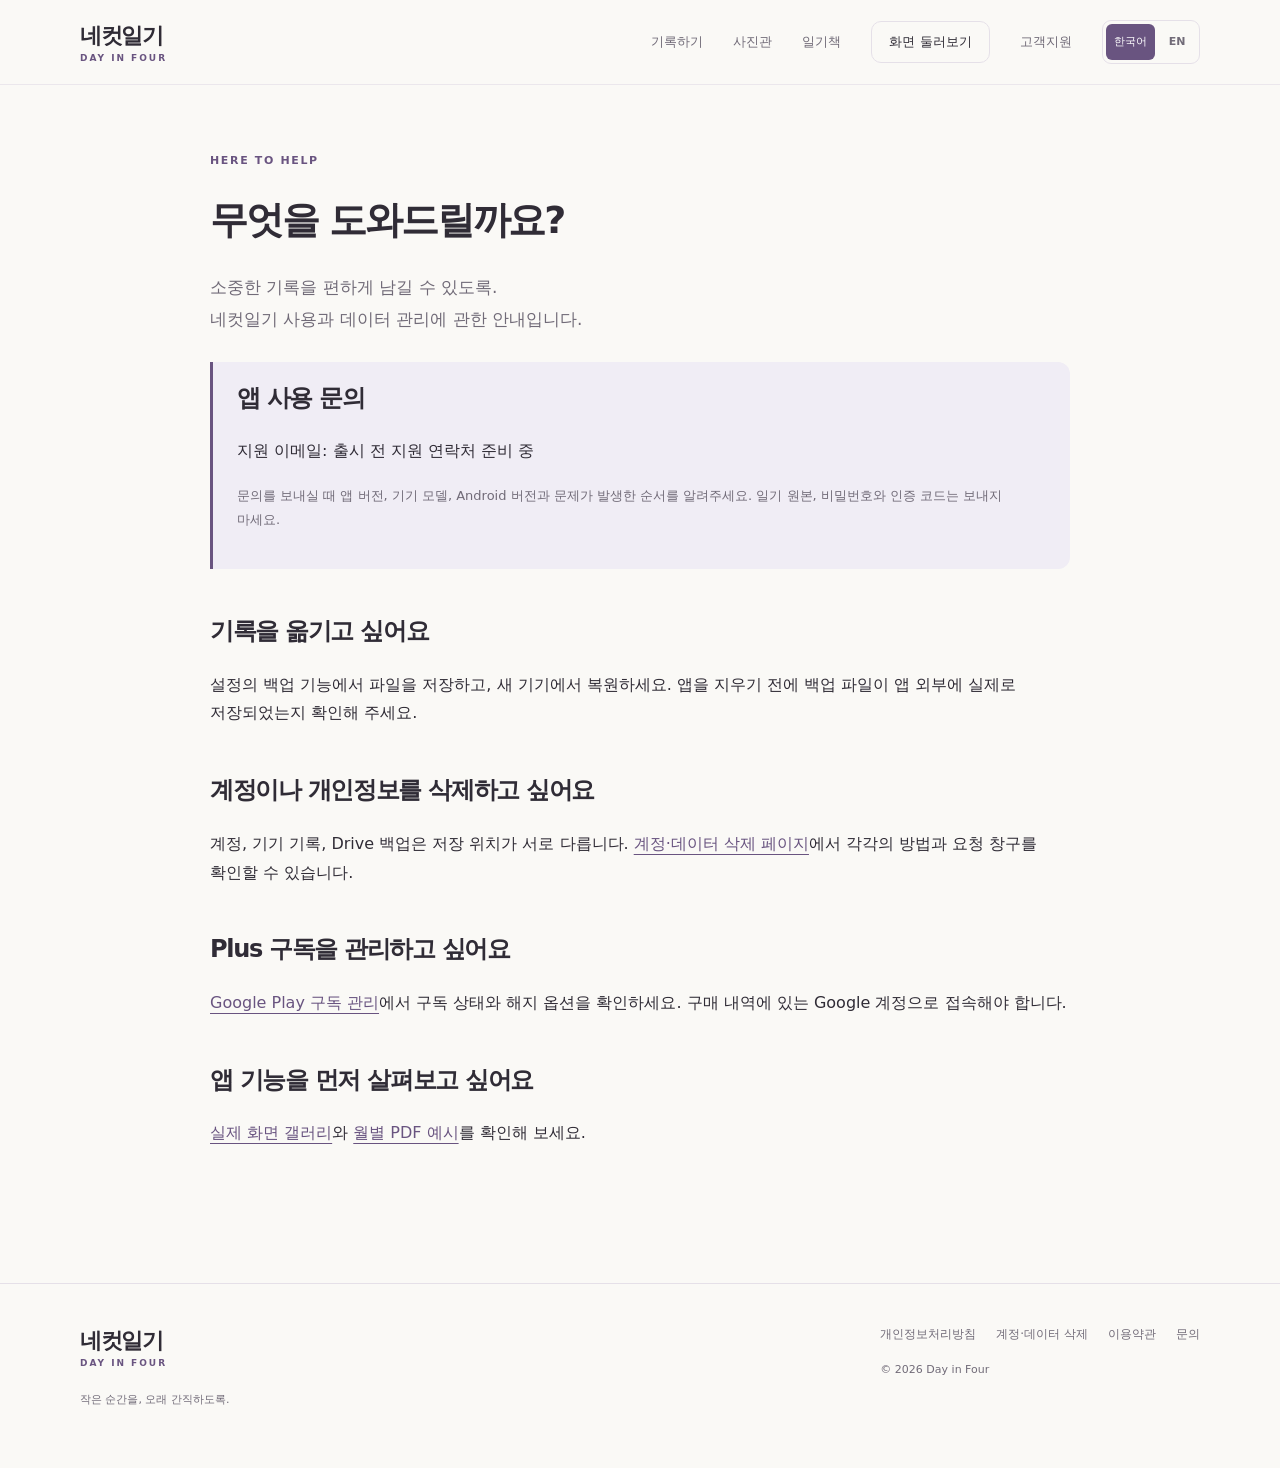
<file: support.html>
<!doctype html><html lang="ko"><head><meta charset="utf-8"><meta name="viewport" content="width=device-width, initial-scale=1"><meta name="description" content="한 장부터 시작하는 사진 일기. 사진관과 월별 PDF 일기책으로 오늘을 간직하세요."><meta name="theme-color" content="#faf8f4"><meta property="og:title" content="고객지원 · 네컷일기"><meta property="og:description" content="한 장부터 시작하는 사진 일기. 사진관과 월별 PDF 일기책으로 오늘을 간직하세요."><meta property="og:type" content="website"><title>고객지원 · 네컷일기 / Day in Four</title><link rel="stylesheet" href="styles.css"><link rel="alternate" hreflang="ko" href="support.html"><link rel="alternate" hreflang="en" href="support.en.html"><link rel="alternate" hreflang="x-default" href="support.en.html"></head><body><a class="skip" href="#main">본문 바로가기</a><header><div class="wrap"><a class="brand" href="index.html">네컷일기<small>DAY IN FOUR</small></a><button class="menu-toggle" aria-expanded="false" aria-controls="navigation">메뉴</button><nav id="navigation" aria-label="주 메뉴"><a href="index.html#story">기록하기</a><a href="index.html#booth">사진관</a><a href="index.html#book">일기책</a><a href="guide.html">화면 둘러보기</a><a href="support.html">고객지원</a><span class="language-switch" aria-label="Language"><a href="support.html" lang="ko" hreflang="ko" aria-current="true">한국어</a><a href="support.en.html" lang="en" hreflang="en">EN</a></span></nav></div></header><main id="main"><article class="wrap legal"><span class="eyebrow">HERE TO HELP</span><h1>무엇을 도와드릴까요?</h1><p class="lead">소중한 기록을 편하게 남길 수 있도록.<br>네컷일기 사용과 데이터 관리에 관한 안내입니다.</p><div class="notice"><h2 style="margin-top:0">앱 사용 문의</h2><p>지원 이메일: <span data-contact>출시 전 지원 연락처 준비 중</span></p><p class="muted">문의를 보내실 때 앱 버전, 기기 모델, Android 버전과 문제가 발생한 순서를 알려주세요. 일기 원본, 비밀번호와 인증 코드는 보내지 마세요.</p></div><h2>기록을 옮기고 싶어요</h2><p>설정의 백업 기능에서 파일을 저장하고, 새 기기에서 복원하세요. 앱을 지우기 전에 백업 파일이 앱 외부에 실제로 저장되었는지 확인해 주세요.</p><h2>계정이나 개인정보를 삭제하고 싶어요</h2><p>계정, 기기 기록, Drive 백업은 저장 위치가 서로 다릅니다. <a href="delete-account.html">계정·데이터 삭제 페이지</a>에서 각각의 방법과 요청 창구를 확인할 수 있습니다.</p><h2>Plus 구독을 관리하고 싶어요</h2><p><a href="https://play.google.com/store/account/subscriptions">Google Play 구독 관리</a>에서 구독 상태와 해지 옵션을 확인하세요. 구매 내역에 있는 Google 계정으로 접속해야 합니다.</p><h2>앱 기능을 먼저 살펴보고 싶어요</h2><p><a href="guide.html">실제 화면 갤러리</a>와 <a href="assets/sample-diary-book.pdf">월별 PDF 예시</a>를 확인해 보세요.</p></article></main><footer class="footer"><div class="wrap"><div><a class="brand" href="index.html">네컷일기<small>DAY IN FOUR</small></a><p class="muted">작은 순간을, 오래 간직하도록.</p></div><div><div class="footer-links"><a href="privacy.html">개인정보처리방침</a><a href="delete-account.html">계정·데이터 삭제</a><a href="terms.html">이용약관</a><a href="support.html">문의</a></div><p class="muted">© <span data-year>2026</span> <span data-developer>Day in Four</span></p></div></div></footer><dialog id="lightbox" aria-labelledby="lightbox-title"><div class="dialog-bar"><span id="lightbox-title">이미지 크게 보기</span><button aria-label="확대 이미지 닫기" id="close-lightbox">×</button></div><img class="zoomed" alt=""><p>실제 앱 화면 또는 출력 결과 · 예시 기록</p></dialog><script src="site-config.js"></script><script src="assets-data.js"></script><script src="app.js"></script></body></html>
</file>
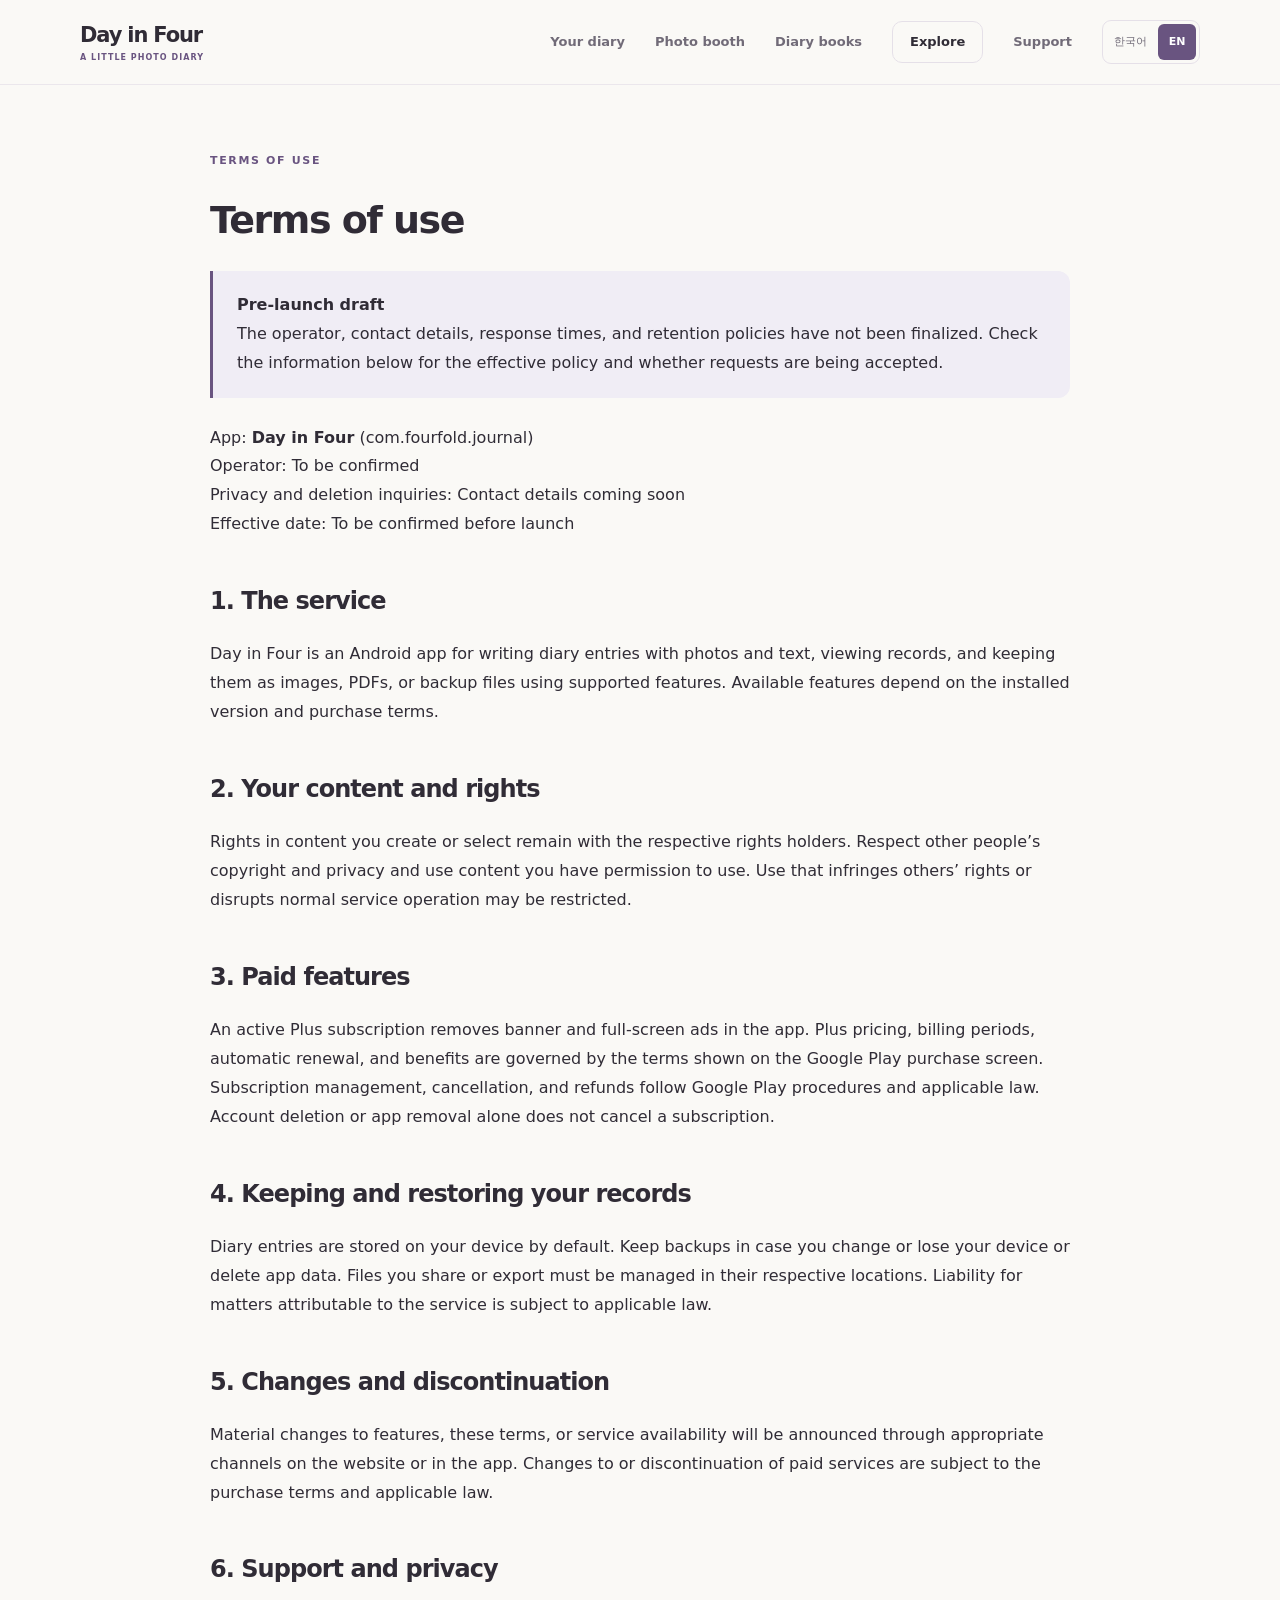
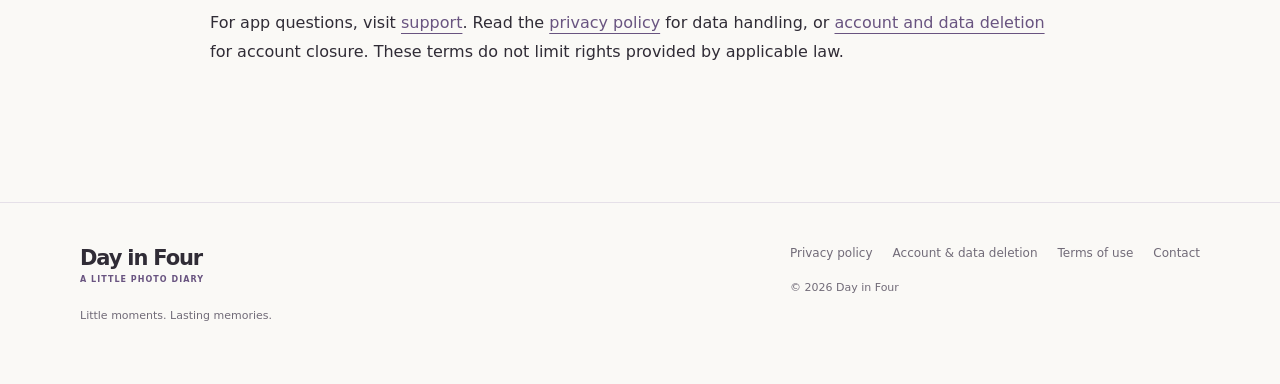
<file: terms.en.html>
<!doctype html>
<html lang="en"><head><meta charset="utf-8"><meta name="viewport" content="width=device-width, initial-scale=1">
<meta name="description" content="Terms for using the Day in Four Android photo diary app and optional Plus features."><meta name="theme-color" content="#faf9f6">
<meta property="og:title" content="Terms of use · Day in Four"><meta property="og:description" content="Terms for using the Day in Four Android photo diary app and optional Plus features."><meta property="og:type" content="website"><meta property="og:locale" content="en_US"><meta property="og:locale:alternate" content="ko_KR">
<title>Terms of use · Day in Four</title><link rel="stylesheet" href="styles.css"><link rel="alternate" hreflang="ko" href="terms.html"><link rel="alternate" hreflang="en" href="terms.en.html"><link rel="alternate" hreflang="x-default" href="terms.en.html"></head>
<body><a class="skip" href="#main">Skip to content</a><header><div class="wrap"><a class="brand" href="index.en.html">Day in Four<small>A LITTLE PHOTO DIARY</small></a><button class="menu-toggle" aria-expanded="false" aria-controls="navigation">Menu</button><nav id="navigation" aria-label="Main navigation"><a href="index.en.html#story">Your diary</a><a href="index.en.html#booth">Photo booth</a><a href="index.en.html#book">Diary books</a><a href="guide.en.html">Explore</a><a href="support.en.html">Support</a><span class="language-switch" aria-label="Language"><a href="terms.html" lang="ko" hreflang="ko">한국어</a><a href="terms.en.html" lang="en" hreflang="en" aria-current="true">EN</a></span></nav></div></header>
<main id="main"><article class="wrap legal"><span class="eyebrow">TERMS OF USE</span><h1>Terms of use</h1><div class="notice" data-policy-notice><strong>Pre-launch draft</strong><br>
The operator, contact details, response times, and retention policies have not been finalized.
Check the information below for the effective policy and whether requests are being accepted.</div><p>App: <strong>Day in Four</strong> (com.fourfold.journal)<br>
Operator: <span data-config="developerName">To be confirmed</span><br>
Privacy and deletion inquiries: <span data-contact>Contact details coming soon</span><br>
Effective date: <span data-config="policyEffectiveDate">To be confirmed before launch</span></p>
<h2>1. The service</h2><p>Day in Four is an Android app for writing diary entries with photos and text, viewing records, and keeping them as images, PDFs, or backup files using supported features. Available features depend on the installed version and purchase terms.</p>
<h2>2. Your content and rights</h2><p>Rights in content you create or select remain with the respective rights holders. Respect other people’s copyright and privacy and use content you have permission to use. Use that infringes others’ rights or disrupts normal service operation may be restricted.</p>
<h2>3. Paid features</h2><p>An active Plus subscription removes banner and full-screen ads in the app. Plus pricing, billing periods, automatic renewal, and benefits are governed by the terms shown on the Google Play purchase screen. Subscription management, cancellation, and refunds follow Google Play procedures and applicable law. Account deletion or app removal alone does not cancel a subscription.</p>
<h2>4. Keeping and restoring your records</h2><p>Diary entries are stored on your device by default. Keep backups in case you change or lose your device or delete app data. Files you share or export must be managed in their respective locations. Liability for matters attributable to the service is subject to applicable law.</p>
<h2>5. Changes and discontinuation</h2><p>Material changes to features, these terms, or service availability will be announced through appropriate channels on the website or in the app. Changes to or discontinuation of paid services are subject to the purchase terms and applicable law.</p>
<h2>6. Support and privacy</h2><p>For app questions, visit <a href="support.en.html">support</a>. Read the <a href="privacy.en.html">privacy policy</a> for data handling, or <a href="delete-account.en.html">account and data deletion</a> for account closure. These terms do not limit rights provided by applicable law.</p></article></main>
<footer class="footer"><div class="wrap"><div><a class="brand" href="index.en.html">Day in Four<small>A LITTLE PHOTO DIARY</small></a><p class="muted">Little moments. Lasting memories.</p></div><div><div class="footer-links"><a href="privacy.en.html">Privacy policy</a><a href="delete-account.en.html">Account &amp; data deletion</a><a href="terms.en.html">Terms of use</a><a href="support.en.html">Contact</a></div><p class="muted">© <span data-year>2026</span> <span data-developer>Day in Four</span></p></div></div></footer>
<dialog id="lightbox" aria-labelledby="lightbox-title"><div class="dialog-bar"><span id="lightbox-title">View full-size image</span><button aria-label="Close enlarged image" id="close-lightbox">×</button></div><img class="zoomed" alt=""><p>Real app screens or exports · sample entries may contain Korean text</p></dialog><script src="site-config.js"></script><script src="assets-data.js"></script><script src="app.js"></script></body></html>
</file>
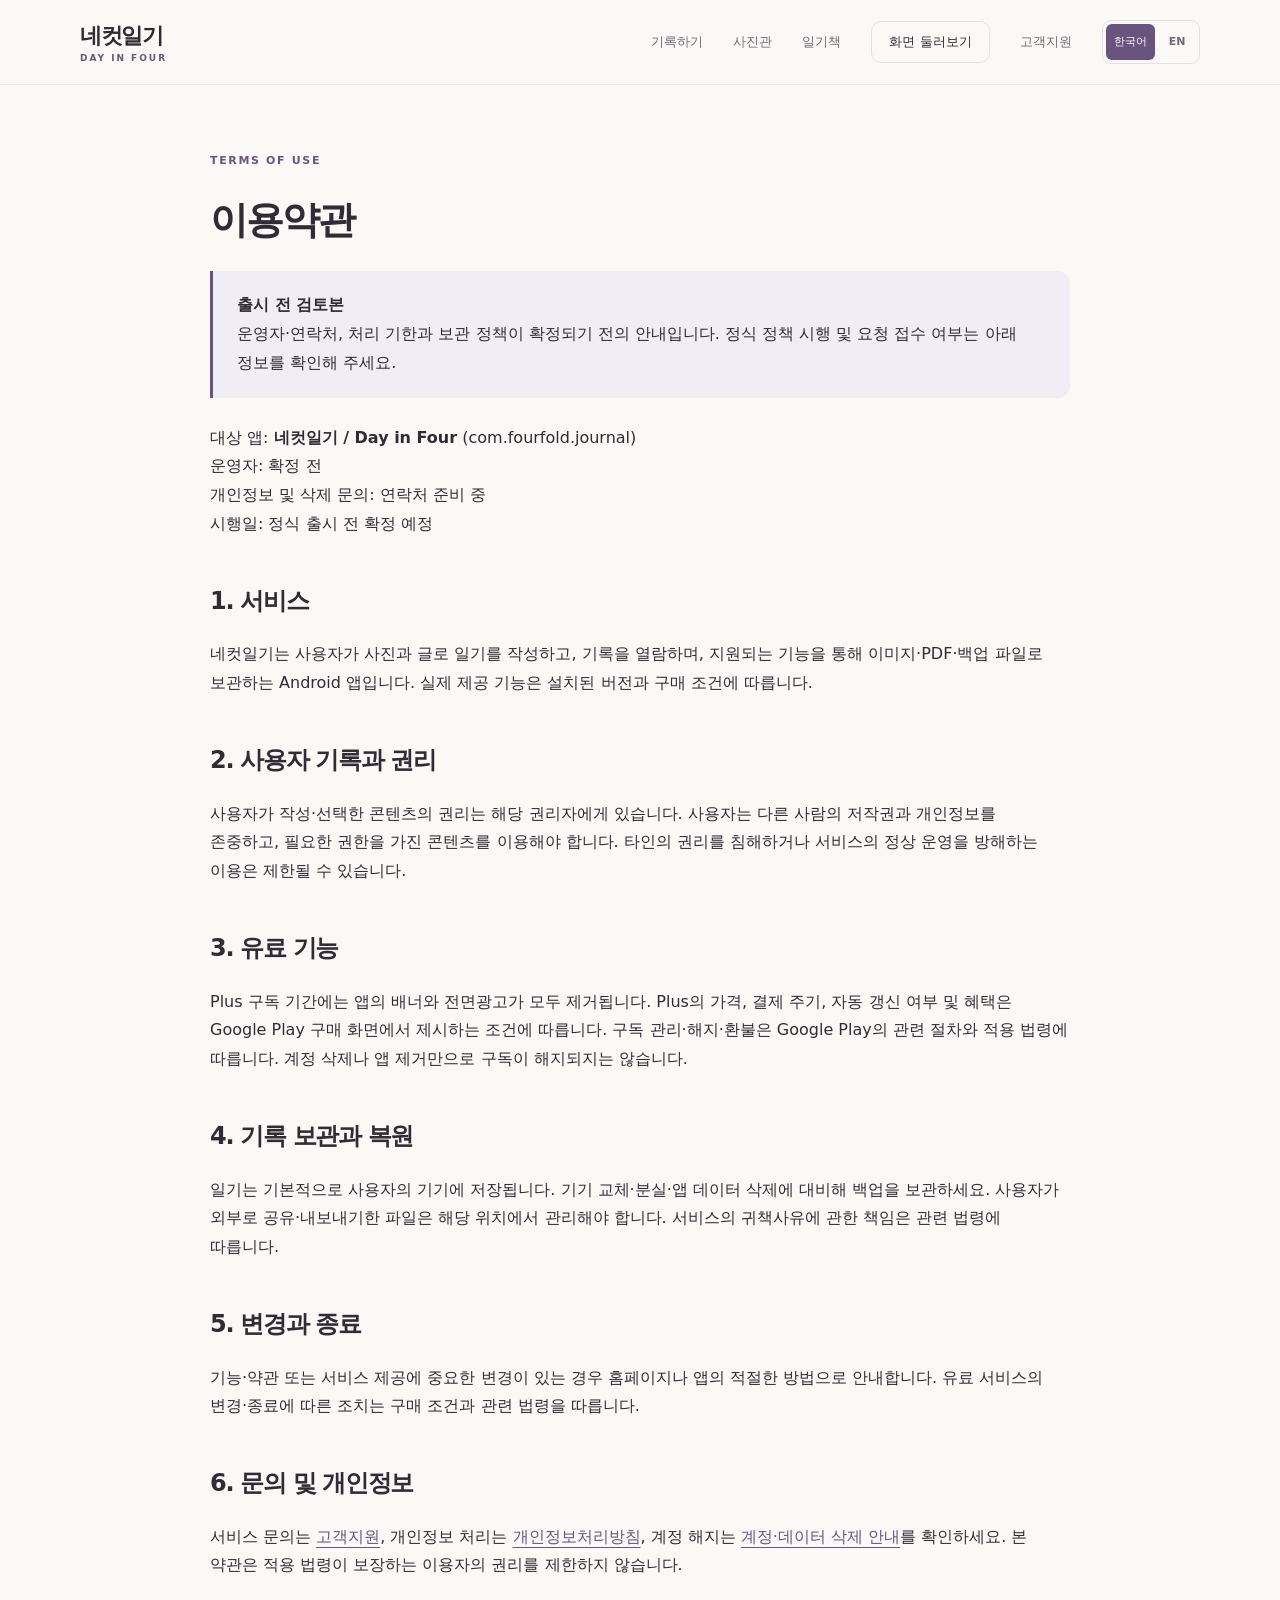
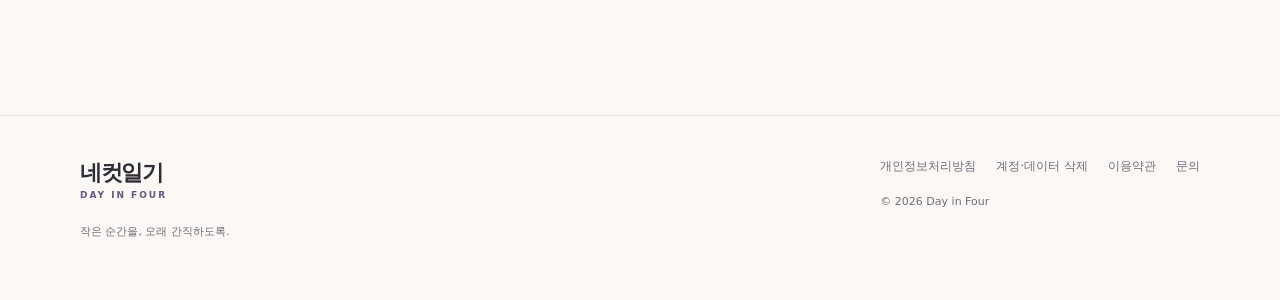
<file: terms.html>
<!doctype html><html lang="ko"><head><meta charset="utf-8"><meta name="viewport" content="width=device-width, initial-scale=1"><meta name="description" content="한 장부터 시작하는 사진 일기. 사진관과 월별 PDF 일기책으로 오늘을 간직하세요."><meta name="theme-color" content="#faf8f4"><meta property="og:title" content="이용약관 · 네컷일기"><meta property="og:description" content="한 장부터 시작하는 사진 일기. 사진관과 월별 PDF 일기책으로 오늘을 간직하세요."><meta property="og:type" content="website"><title>이용약관 · 네컷일기 / Day in Four</title><link rel="stylesheet" href="styles.css"><link rel="alternate" hreflang="ko" href="terms.html"><link rel="alternate" hreflang="en" href="terms.en.html"><link rel="alternate" hreflang="x-default" href="terms.en.html"></head><body><a class="skip" href="#main">본문 바로가기</a><header><div class="wrap"><a class="brand" href="index.html">네컷일기<small>DAY IN FOUR</small></a><button class="menu-toggle" aria-expanded="false" aria-controls="navigation">메뉴</button><nav id="navigation" aria-label="주 메뉴"><a href="index.html#story">기록하기</a><a href="index.html#booth">사진관</a><a href="index.html#book">일기책</a><a href="guide.html">화면 둘러보기</a><a href="support.html">고객지원</a><span class="language-switch" aria-label="Language"><a href="terms.html" lang="ko" hreflang="ko" aria-current="true">한국어</a><a href="terms.en.html" lang="en" hreflang="en">EN</a></span></nav></div></header><main id="main"><article class="wrap legal"><span class="eyebrow">TERMS OF USE</span><h1>이용약관</h1><div class="notice" data-policy-notice><strong>출시 전 검토본</strong><br>운영자·연락처, 처리 기한과 보관 정책이 확정되기 전의 안내입니다. 정식 정책 시행 및 요청 접수 여부는 아래 정보를 확인해 주세요.</div><p>대상 앱: <strong>네컷일기 / Day in Four</strong> (com.fourfold.journal)<br>운영자: <span data-config="developerName">확정 전</span><br>개인정보 및 삭제 문의: <span data-contact>연락처 준비 중</span><br>시행일: <span data-config="policyEffectiveDate">정식 출시 전 확정 예정</span></p><h2>1. 서비스</h2><p>네컷일기는 사용자가 사진과 글로 일기를 작성하고, 기록을 열람하며, 지원되는 기능을 통해 이미지·PDF·백업 파일로 보관하는 Android 앱입니다. 실제 제공 기능은 설치된 버전과 구매 조건에 따릅니다.</p><h2>2. 사용자 기록과 권리</h2><p>사용자가 작성·선택한 콘텐츠의 권리는 해당 권리자에게 있습니다. 사용자는 다른 사람의 저작권과 개인정보를 존중하고, 필요한 권한을 가진 콘텐츠를 이용해야 합니다. 타인의 권리를 침해하거나 서비스의 정상 운영을 방해하는 이용은 제한될 수 있습니다.</p><h2>3. 유료 기능</h2><p>Plus 구독 기간에는 앱의 배너와 전면광고가 모두 제거됩니다. Plus의 가격, 결제 주기, 자동 갱신 여부 및 혜택은 Google Play 구매 화면에서 제시하는 조건에 따릅니다. 구독 관리·해지·환불은 Google Play의 관련 절차와 적용 법령에 따릅니다. 계정 삭제나 앱 제거만으로 구독이 해지되지는 않습니다.</p><h2>4. 기록 보관과 복원</h2><p>일기는 기본적으로 사용자의 기기에 저장됩니다. 기기 교체·분실·앱 데이터 삭제에 대비해 백업을 보관하세요. 사용자가 외부로 공유·내보내기한 파일은 해당 위치에서 관리해야 합니다. 서비스의 귀책사유에 관한 책임은 관련 법령에 따릅니다.</p><h2>5. 변경과 종료</h2><p>기능·약관 또는 서비스 제공에 중요한 변경이 있는 경우 홈페이지나 앱의 적절한 방법으로 안내합니다. 유료 서비스의 변경·종료에 따른 조치는 구매 조건과 관련 법령을 따릅니다.</p><h2>6. 문의 및 개인정보</h2><p>서비스 문의는 <a href="support.html">고객지원</a>, 개인정보 처리는 <a href="privacy.html">개인정보처리방침</a>, 계정 해지는 <a href="delete-account.html">계정·데이터 삭제 안내</a>를 확인하세요. 본 약관은 적용 법령이 보장하는 이용자의 권리를 제한하지 않습니다.</p></article></main><footer class="footer"><div class="wrap"><div><a class="brand" href="index.html">네컷일기<small>DAY IN FOUR</small></a><p class="muted">작은 순간을, 오래 간직하도록.</p></div><div><div class="footer-links"><a href="privacy.html">개인정보처리방침</a><a href="delete-account.html">계정·데이터 삭제</a><a href="terms.html">이용약관</a><a href="support.html">문의</a></div><p class="muted">© <span data-year>2026</span> <span data-developer>Day in Four</span></p></div></div></footer><dialog id="lightbox" aria-labelledby="lightbox-title"><div class="dialog-bar"><span id="lightbox-title">이미지 크게 보기</span><button aria-label="확대 이미지 닫기" id="close-lightbox">×</button></div><img class="zoomed" alt=""><p>실제 앱 화면 또는 출력 결과 · 예시 기록</p></dialog><script src="site-config.js"></script><script src="assets-data.js"></script><script src="app.js"></script></body></html>
</file>
<file: styles.css>
:root {
  --paper: #faf9f6;
  --ink: #302c36;
  --muted: #716b78;
  --purple: #695480;
  --line: #e5e0e8;
  --lavender: #f0edf5;
  --sage: #eaf0e9;
  --radius: 24px;
}
* { box-sizing: border-box; }
html { scroll-behavior: smooth; scroll-padding-top: 104px; }
body { margin: 0; background: var(--paper); color: var(--ink); font-family: system-ui, -apple-system, 'Segoe UI', 'Malgun Gothic', sans-serif; font-size: 16px; line-height: 1.8; word-break: keep-all; overflow-wrap: break-word; }
a { color: var(--purple); text-underline-offset: 5px; }
button, input, select, textarea { font: inherit; }
button, a, input, select, textarea { -webkit-tap-highlight-color: transparent; }
button { cursor: pointer; }
button:disabled { cursor: not-allowed; opacity: .6; }
:is(button, a, input, select, textarea, summary):focus-visible { outline: 3px solid var(--purple); outline-offset: 5px; }
.wrap { width: min(1120px, calc(100% - 64px)); margin-inline: auto; }
.skip { position: absolute; top: -100px; background: white; z-index: 20; padding: 10px; }
.skip:focus { top: 10px; }
header { position: sticky; top: 0; z-index: 5; border-bottom: 1px solid #e5e0e8b3; background: #faf9f6f2; backdrop-filter: blur(16px); }
header .wrap { display: flex; align-items: center; justify-content: space-between; min-height: 84px; gap: 24px; }
.brand { display: inline-block; font-size: 22px; font-weight: 750; letter-spacing: -.065em; color: var(--ink); text-decoration: none; line-height: 1.5; }
.brand small { display: block; font-size: 9px; letter-spacing: .22em; line-height: 1.5; font-weight: 600; color: var(--purple); }
nav { display: flex; gap: 30px; align-items: center; }
nav a { font-size: 13px; font-weight: 550; text-decoration: none; color: var(--muted); padding: 12px 0; }
nav a:hover { color: var(--purple); }
nav > a[href^="guide"] { padding: 8px 17px; border: 1px solid var(--line); border-radius: 10px; color: var(--ink); }
.language-switch { display: inline-flex; align-items: center; gap: 3px; padding: 3px; border: 1px solid var(--line); border-radius: 9px; white-space: nowrap; }
.language-switch a { display: inline-flex; align-items: center; justify-content: center; min-width: 38px; min-height: 36px; padding: 5px 8px; border-radius: 6px; font-size: 11px; }
.language-switch a[aria-current="true"] { background: var(--purple); color: white; }
html[lang="en"] body { word-break: normal; }
html[lang="en"] :is(h1, h2, h3) { letter-spacing: -.04em; }
html[lang="en"] .brand { font-size: 21px; letter-spacing: -.055em; }
html[lang="en"] .brand small { font-size: 8px; letter-spacing: .13em; }
html[lang="en"] .hero h1 { font-size: clamp(36px, 3.9vw, 51px); }
.menu-toggle { display: none; border: 1px solid var(--line); color: var(--ink); background: transparent; border-radius: 10px; padding: 8px 15px; min-height: 44px; font-size: 13px; }
h1, h2, h3 { line-height: 1.4; font-weight: 700; letter-spacing: -.055em; text-wrap: balance; }
h1 { font-size: clamp(36px, 3.9vw, 53px); line-height: 1.3; margin: 22px 0 26px; }
h1 em { font-style: normal; color: var(--purple); }
h2 { font-size: clamp(28px, 3vw, 38px); margin: 14px 0 22px; }
h3 { font-size: 21px; margin: 16px 0 10px; }
p { margin: 0 0 18px; }
.eyebrow { display: inline-block; font-size: 11px; color: var(--purple); letter-spacing: .15em; font-weight: 700; }
.muted, figcaption { color: var(--muted); font-size: 13px; }
.lead { font-size: 17px; color: var(--muted); max-width: 490px; line-height: 1.9; }
.hero { display: grid; grid-template-columns: 1.05fr 1fr; align-items: center; gap: 42px; padding: 60px 0 52px; min-height: 680px; }
.hero > div:first-child { position: relative; z-index: 1; }
.hero .eyebrow { background: var(--lavender); border-radius: 6px; padding: 5px 11px; letter-spacing: .08em; }
.hero .lead { max-width: 420px; font-size: 16px; }
.actions { display: flex; gap: 10px; flex-wrap: wrap; margin: 28px 0 16px; }
.button, button.pill { display: inline-flex; align-items: center; justify-content: center; min-height: 48px; border: 1px solid var(--line); border-radius: 12px; padding: 11px 20px; text-decoration: none; background: #ffffff80; color: var(--ink); font-size: 13px; font-weight: 600; }
a.button:hover { background: var(--lavender); border-color: #c6b9d3; }
.primary { background: var(--purple) !important; color: white !important; border-color: var(--purple) !important; box-shadow: 0 5px 14px #69548018; }
.hero-art { position: relative; display: grid; grid-template-columns: 1.06fr 1fr; align-items: center; gap: 20px; padding: 30px 24px; background: #eee9e3; border: 1px solid #e8e1da; border-radius: 140px 140px 28px 28px; }
.hero-art::before { content: 'A page of your everyday'; position: absolute; top: 27px; left: 0; width: 100%; text-align: center; color: #8b7f79; font-family: Georgia, serif; font-size: 13px; font-style: italic; }
.hero-art figure:first-child { width: 100%; transform: rotate(-3deg); margin-top: 28px; }
.hero-art figure:last-child { width: 100%; transform: rotate(4deg); margin-top: 88px; }
figure { margin: 0; min-width: 0; }
img { max-width: 100%; height: auto; display: block; }
figure img { border-radius: 8px; }
figcaption { margin-top: 14px; font-size: 11px; line-height: 1.65; }
.zoom { display: block; border: 0; padding: 0; background: transparent; width: 100%; text-align: left; border-radius: 8px; }
.zoom:hover img { filter: brightness(.98); }
.hero-art img, .phone img { box-shadow: 0 14px 32px #302c3614; }
.hero-art figcaption { text-align: center; }
.ribbon { display: grid; grid-template-columns: repeat(3, 1fr); gap: 0; background: white; border: 1px solid var(--line); border-radius: 16px; padding: 22px 10px; }
.ribbon a { display: flex; align-items: center; justify-content: center; gap: 14px; font-size: 13px; text-decoration: none; color: var(--ink); }
.ribbon a + a { border-left: 1px solid var(--line); }
.ribbon b { color: var(--purple); font-size: 11px; letter-spacing: .06em; }
.ribbon a:hover { color: var(--purple); }
.section { padding-block: 96px; }
.section-heading { margin: 0 auto 40px; max-width: 680px; text-align: center; }
.section-heading .lead { margin-inline: auto; }
.steps { display: grid; grid-template-columns: repeat(3, minmax(0, 1fr)); gap: 22px; }
.steps article { display: flex; flex-direction: column; align-items: flex-start; padding: 26px 26px 20px; background: white; border: 1px solid var(--line); border-radius: var(--radius); }
.number { color: var(--purple); font-size: 11px; font-weight: 700; letter-spacing: .12em; }
.steps .number { display: grid; place-items: center; width: 34px; height: 34px; border-radius: 10px; background: var(--lavender); }
.steps h3 { font-size: 19px; }
.steps p { font-size: 14px; color: var(--muted); min-height: 52px; margin-bottom: 22px; }
.steps figure { width: 100%; margin-top: auto; padding-top: 22px; border-top: 1px solid var(--line); }
.steps .zoom { width: min(100%, 190px); margin-inline: auto; }
.steps figcaption { text-align: center; }
.tint { background: var(--lavender); border-block: 1px solid #e6e0ed; }
.split { display: grid; grid-template-columns: minmax(0, 1fr) minmax(0, 1fr); gap: 80px; align-items: center; }
.split > div > p:not(.muted) { color: var(--muted); }
.split > div > a:not(.button) { display: inline-block; margin-top: 10px; font-size: 14px; font-weight: 600; }
.split .phone { width: min(100%, 260px); margin-inline: auto; }
.phone img { border: 1px solid var(--line); border-radius: 18px; }
.phone figcaption { text-align: center; }
.showcase { background: #faf9f6b3; border: 1px solid #ffffffc4; border-radius: var(--radius); padding: 30px; }
.showcase .zoom { height: 420px; display: grid; place-items: center; }
.showcase img { max-height: 420px; width: 100%; object-fit: contain; }
.showcase figcaption { text-align: center; }
.choices { display: flex; gap: 6px; flex-wrap: wrap; margin: 18px 0; }
.choices button { min-height: 44px; min-width: 48px; border: 1px solid #d9d1e1; background: #ffffff70; color: var(--muted); border-radius: 10px; padding: 9px 17px; font-size: 13px; }
.choices button:hover { border-color: var(--purple); }
.choices button[aria-pressed=true] { background: var(--purple); border-color: var(--purple); color: white; font-weight: 650; }
.badge { display: inline-block; background: #ffffff90; border: 1px solid #d9d0e3; color: var(--purple); border-radius: 6px; padding: 4px 10px; font-size: 11px; margin-bottom: 16px; }
.frame-strip { display: grid; grid-template-columns: repeat(8, minmax(0, 1fr)); gap: 12px; margin-top: 40px; padding-top: 32px; border-top: 1px solid #dcd4e5; }
.frame-strip figure { padding: 16px 8px 12px; background: #ffffff85; border: 1px solid #ffffffc0; border-radius: 12px; }
.frame-strip .zoom { height: 150px; }
.frame-strip img { height: 150px; width: 100%; object-fit: contain; }
.frame-strip figcaption { text-align: center; font-size: 10px; }
.frame-strip + .muted { text-align: center; margin-top: 18px; font-size: 11px; }
.book-preview { display: grid; grid-template-columns: repeat(2, minmax(0, 1fr)); gap: 16px; align-items: start; padding: 28px; background: #faf9f6b3; border-radius: var(--radius); border: 1px solid #ffffffc4; }
.book-preview figure, .book-preview #book-preview { width: 100%; }
.book-preview img { width: 100%; aspect-ratio: 595 / 842; object-fit: contain; border-radius: 3px; box-shadow: 0 10px 22px #302c3615; }
.book-preview figcaption { text-align: center; }
.mini-steps { display: grid; grid-template-columns: repeat(4, minmax(0, 1fr)); gap: 18px; margin-top: 44px; padding-top: 32px; border-top: 1px solid #dcd4e5; }
.mini-steps figure { background: #ffffff8c; border: 1px solid #ffffffc4; border-radius: 16px; padding: 22px 18px 16px; }
.mini-steps img { height: 260px; width: 100%; object-fit: contain; margin-inline: auto; }
.mini-steps figcaption { text-align: center; font-size: 12px; }
.features { display: grid; grid-template-columns: repeat(3, minmax(0, 1fr)); gap: 24px; border-top: 1px solid var(--line); padding-top: 36px; }
.features article { border-left: 2px solid #d2c5df; padding: 0 8px 0 22px; }
.features h3 { margin-top: 12px; font-size: 19px; }
.features p, .features a { font-size: 14px; color: var(--muted); }
.faq { max-width: 760px; margin-inline: auto; }
.faq > .eyebrow, .faq > h2 { display: block; text-align: center; }
.faq > h2 { margin-bottom: 34px; }
details { border-bottom: 1px solid var(--line); padding: 18px 4px; }
summary { position: relative; cursor: pointer; min-height: 44px; display: flex; align-items: center; font-size: 16px; font-weight: 600; list-style: none; padding-right: 38px; }
summary::-webkit-details-marker { display: none; }
summary::after { content: '+'; position: absolute; right: 4px; color: var(--purple); font-size: 24px; font-weight: 400; }
details[open] summary::after { content: '−'; }
details p { padding: 12px 34px 0 0; color: var(--muted); font-size: 14px; }
.closing { background: var(--sage); text-align: center; padding: 64px 24px; border: 1px solid #dde6dc; border-radius: var(--radius); }
.closing h2 { font-size: clamp(25px, 3vw, 34px); }
.closing p { margin-inline: auto; }
.closing .button { background: var(--purple); color: white; border-color: var(--purple); margin-top: 8px; }
.footer { border-top: 1px solid var(--line); padding: 40px 0; margin-top: 72px; }
.footer .wrap { display: flex; justify-content: space-between; gap: 30px; }
.footer .muted { margin-top: 14px; font-size: 11px; }
.footer-links { display: flex; gap: 20px; flex-wrap: wrap; font-size: 12px; }
.footer-links a { color: var(--muted); text-decoration: none; }
.legal { max-width: 860px; padding-top: 60px; padding-bottom: 45px; }
.legal h1 { font-size: 38px; }
.legal h2 { font-size: 24px; margin-top: 46px; }
.legal li { margin-bottom: 10px; }
.notice { border-left: 3px solid var(--purple); background: var(--lavender); padding: 20px 24px; margin: 26px 0; border-radius: 0 12px 12px 0; }
.table-scroll { overflow: auto; }
table { width: 100%; border-collapse: collapse; font-size: 14px; }
th, td { text-align: left; vertical-align: top; padding: 16px; border-bottom: 1px solid var(--line); min-width: 120px; }
th { background: var(--lavender); }
form { background: white; border: 1px solid var(--line); border-radius: 18px; padding: 28px; margin: 30px 0; }
label { display: block; margin: 15px 0 6px; }
input, select, textarea { width: 100%; min-width: 0; padding: 12px; border: 1px solid #bcb3c5; border-radius: 8px; background: var(--paper); color: var(--ink); min-height: 48px; }
textarea { resize: vertical; }
form button { margin-top: 20px; }
.gallery-tools { display: flex; gap: 16px; margin: 30px 0; padding: 18px; background: var(--lavender); border-radius: 14px; }
.gallery-tools input { flex: 2; }
.gallery-tools select { flex: 1; }
.gallery { display: grid; grid-template-columns: repeat(4, minmax(0, 1fr)); gap: 22px; }
.gallery figure { padding: 18px; background: white; border: 1px solid var(--line); border-radius: 16px; }
.gallery img { height: 300px; width: 100%; object-fit: contain; }
.gallery figcaption { font-size: 12px; border-top: 1px solid var(--line); padding-top: 12px; }
dialog { border: 0; border-radius: 16px; background: var(--paper); padding: 22px; max-width: 92vw; max-height: 94vh; color: var(--ink); }
dialog::backdrop { background: #211d29cc; backdrop-filter: blur(4px); }
dialog .zoomed { height: 72vh; max-width: 80vw; object-fit: contain; margin: auto; }
dialog .dialog-bar { display: flex; align-items: center; justify-content: space-between; gap: 20px; margin-bottom: 15px; }
dialog button { min-width: 48px; min-height: 48px; border: 1px solid var(--line); border-radius: 50%; background: white; }
dialog p { margin: 12px 0 0; font-size: 13px; }
[hidden] { display: none !important; }
#request-status { margin-top: 18px; }
noscript p { padding: 16px; background: var(--lavender); }
@media (max-width: 1000px) {
  nav { gap: 12px; }
  nav > a { font-size: 12px; }
  .hero { gap: 28px; min-height: 610px; }
  .hero-art { gap: 12px; padding-inline: 18px; }
  .hero .actions { flex-direction: column; align-items: flex-start; }
  .split { gap: 40px; }
  .section { padding-block: 76px; }
  .steps { gap: 16px; }
  .steps article { padding: 22px 18px 18px; }
  .frame-strip { grid-template-columns: repeat(4, minmax(0, 1fr)); }
  .mini-steps img { height: 220px; }
  .book-preview { padding: 20px; gap: 12px; }
  .gallery { grid-template-columns: repeat(3, minmax(0, 1fr)); }
}
@media (max-width: 900px) {
  .menu-toggle { display: inline-block; }
  nav { display: none; position: absolute; top: 84px; left: 0; right: 0; background: var(--paper); padding: 18px 24px; border-bottom: 1px solid var(--line); flex-wrap: wrap; gap: 10px 24px; box-shadow: 0 10px 15px #302c3608; }
  nav.open { display: flex; }
}
@media (max-width: 680px) {
  .wrap { width: calc(100% - 40px); }
  header .wrap { min-height: 72px; }
  .brand { font-size: 20px; }
  .menu-toggle { display: inline-block; border: 1px solid var(--line); color: var(--ink); background: transparent; border-radius: 10px; padding: 8px 15px; min-height: 44px; font-size: 13px; }
  nav { display: none; position: absolute; top: 72px; left: 0; right: 0; background: var(--paper); padding: 18px 20px; border-bottom: 1px solid var(--line); flex-wrap: wrap; gap: 10px 24px; box-shadow: 0 10px 15px #302c3608; }
  nav.open { display: flex; }
  .hero, .split { grid-template-columns: minmax(0, 1fr); gap: 32px; }
  .hero { padding: 40px 0 32px; min-height: auto; }
  h1 { font-size: clamp(29px, 7.8vw, 43px); margin: 18px 0 20px; }
  h2 { font-size: 28px; }
  .hero .lead, .lead { font-size: 15px; }
  .hero .eyebrow { font-size: 10px; }
  html[lang="en"] .hero h1 { font-size: clamp(31px, 8.3vw, 43px); }
  html[lang="en"] .hero .eyebrow { letter-spacing: .06em; font-size: 9px; }
  .hero .actions { flex-direction: row; align-items: stretch; gap: 8px; margin-top: 22px; }
  .actions .button { padding-inline: 13px; font-size: 11px; min-height: 46px; }
  .hero .muted { font-size: 11px; }
  .hero-art { width: min(100%, 400px); margin-inline: auto; padding: 36px 24px 22px; gap: 20px; border-radius: 100px 100px 20px 20px; }
  .hero-art figure:first-child { margin-top: 12px; }
  .hero-art figure:last-child { margin-top: 64px; }
  .hero-art::before { top: 20px; font-size: 11px; }
  .hero-art figcaption { font-size: 9px; }
  .ribbon { padding: 16px 4px; border-radius: 12px; }
  .ribbon a { flex-direction: column; gap: 4px; font-size: 10px; text-align: center; padding-inline: 5px; }
  html[lang="en"] .ribbon a { font-size: 10px; }
  html[lang="en"] .ribbon b { font-size: 8px; }
  .ribbon b { font-size: 10px; }
  .section { padding-block: 60px; }
  .section-heading { margin-bottom: 28px; }
  .section-heading .eyebrow, .eyebrow { font-size: 10px; }
  .steps { grid-template-columns: minmax(0, 1fr); gap: 14px; }
  .steps article { display: grid; grid-template-columns: minmax(0, 1fr) 106px; grid-template-rows: auto auto 1fr; column-gap: 14px; padding: 22px 18px; align-items: start; }
  .steps .number { grid-column: 1; grid-row: 1; }
  .steps h3 { grid-column: 1; grid-row: 2; font-size: 17px; margin: 14px 0 8px; }
  html[lang="en"] .steps h3 { font-size: 16px; }
  .steps p { grid-column: 1; grid-row: 3; font-size: 12px; min-height: 0; margin: 0; }
  .steps figure { grid-column: 2; grid-row: 1 / 4; padding: 0; margin: 0; border: 0; align-self: center; }
  .steps .zoom { width: 100%; }
  .steps figcaption { font-size: 9px; margin-top: 8px; }
  .showcase { padding: 24px; }
  .showcase .zoom, .showcase img { height: 360px; max-height: 360px; }
  .frame-strip { gap: 8px; margin-top: 30px; padding-top: 24px; }
  .frame-strip figure { padding: 12px 5px 10px; }
  .frame-strip .zoom, .frame-strip img { height: 110px; }
  .frame-strip figcaption { font-size: 9px; }
  .split .phone { max-width: 230px; }
  .book-preview { padding: 24px 18px; }
  .mini-steps { grid-template-columns: repeat(2, minmax(0, 1fr)); gap: 12px; margin-top: 28px; padding-top: 24px; }
  .mini-steps figure { padding: 18px 12px 14px; }
  .mini-steps img { height: 230px; }
  .mini-steps figcaption { font-size: 10px; }
  .features { grid-template-columns: minmax(0, 1fr); gap: 26px; }
  .features h3 { margin-top: 6px; }
  .features p { margin-bottom: 8px; }
  summary { font-size: 14px; }
  .closing { padding: 42px 20px; border-radius: 18px; }
  .closing h2 { font-size: 25px; }
  .footer { margin-top: 48px; padding-block: 32px; }
  .footer .wrap { flex-direction: column; gap: 20px; }
  .footer-links { gap: 10px 18px; }
  .legal { padding-top: 38px; }
  .legal h1 { font-size: 29px; }
  .legal h2 { font-size: 22px; }
  form { padding: 20px; }
  .gallery-tools { flex-direction: column; padding: 14px; }
  .gallery { grid-template-columns: repeat(2, minmax(0, 1fr)); gap: 12px; }
  .gallery figure { padding: 12px; }
  .gallery img { height: 220px; }
  .gallery figcaption { font-size: 11px; }
}
@media (prefers-reduced-motion: reduce) {
  html { scroll-behavior: auto; }
}
</file>
